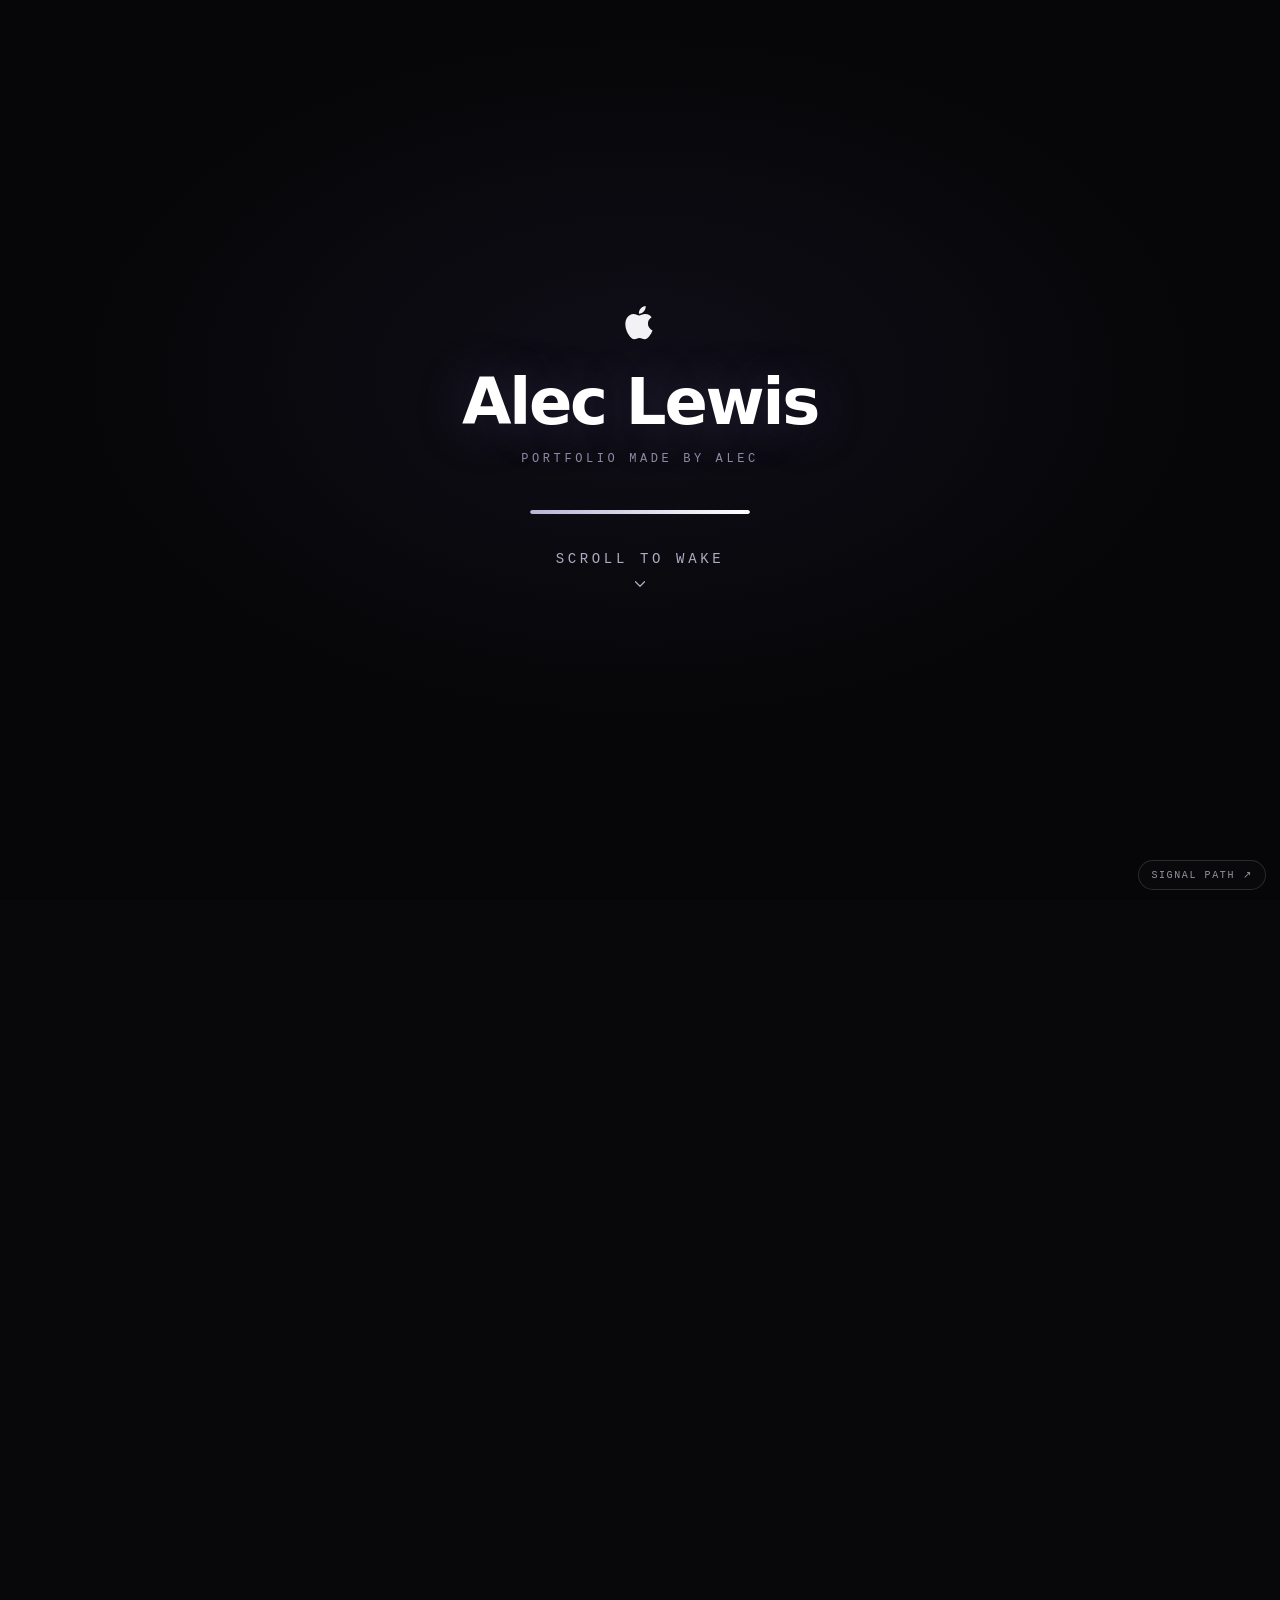
<file: index.html>
<!DOCTYPE html>
<html lang="en">
<head>
  <meta charset="UTF-8">
  <meta name="viewport" content="width=device-width, initial-scale=1.0, viewport-fit=cover">
  <title>Alec Lewis — audio software &amp; automation</title>
  <meta name="description" content="The desk of Alec Lewis — a usable desktop of everything he's built: an AI mixing plugin, a music generator, an automated channel, and the life outside it.">
  <meta name="theme-color" content="#08080B">
  <link rel="canonical" href="https://aleclewiss.github.io/">
  <meta property="og:title" content="Alec Lewis">
  <meta property="og:description" content="Everything I've built, on the machine I built it on. Look around.">
  <meta property="og:url" content="https://aleclewiss.github.io/">
  <meta property="og:type" content="website">
  <meta property="og:image" content="https://aleclewiss.github.io/assets/og.jpg">
  <meta property="og:image:width" content="1200">
  <meta property="og:image:height" content="630">
  <meta property="og:site_name" content="Alec Lewis">
  <meta name="twitter:card" content="summary_large_image">
  <meta name="twitter:image" content="https://aleclewiss.github.io/assets/og.jpg">
  <link rel="icon" href="assets/favicon-32.png">
  <link rel="icon" type="image/png" sizes="32x32" href="assets/favicon-32.png">
  <link rel="apple-touch-icon" href="assets/apple-touch-icon.png">

  <link rel="stylesheet" href="os/tokens.css?v=45">
  <link rel="stylesheet" href="os/wm.css?v=45">
  <link rel="stylesheet" href="os/mobile.css?v=45">

  <!-- P5: pull the two known-critical, every-visit assets onto the critical path. The
       wallpaper lives only inside CSS (--wall) so it's otherwise discovered late; the hero
       photo is built by JS. Desktop shows the 1280px JPEG, mobile the 720px WebP — preload
       the one each viewport actually uses so neither downloads a variant it won't show. -->
  <link rel="preload" as="image" href="assets/wallpaper.jpg">
  <link rel="preload" as="image" href="assets/personal/gf-and-me.jpg" media="(min-width: 861px)" fetchpriority="high">
  <link rel="preload" as="image" href="assets/personal/720/gf-and-me.webp" media="(max-width: 860px)" fetchpriority="high">
</head>
<body>
  <noscript>
    <div style="max-width:40rem;margin:12vh auto;padding:0 1.5rem;font-family:system-ui,sans-serif;color:#F2F0F5;background:#08080B">
      <h1 style="font-size:2.4rem;letter-spacing:-.03em">Alec Lewis</h1>
      <p style="color:#9A94A0;line-height:1.6">I build audio software and automation in State College, PA — an AI mixing plugin (Freak-Quencies),
      a music generator (Backline), and an automated video channel (Aminal House). This site is an
      interactive desktop; it needs JavaScript. Reach me at
      <a href="mailto:aleclewis@psu.edu" style="color:#ecc270">aleclewis@psu.edu</a> or on
      <a href="https://github.com/aleclewiss" style="color:#ecc270">GitHub</a>.</p>
    </div>
  </noscript>

  <!-- The window manager builds the desktop into this root. -->
  <a class="alt-view" href="signalpath.html" style="position:fixed;right:14px;bottom:10px;z-index:70;font-family:ui-monospace,Menlo,monospace;font-size:10px;letter-spacing:.16em;text-transform:uppercase;color:#9A94A0;text-decoration:none;padding:.5rem .8rem;border:1px solid rgba(255,255,255,.14);border-radius:999px;background:rgba(12,12,16,.6);-webkit-backdrop-filter:blur(8px);backdrop-filter:blur(8px)">Signal Path &#8599;</a>
  <div id="alecos" aria-label="Alec Lewis — interactive desktop"></div>

  <!-- Motion (motion.dev) — springs the scroll snap with real physics. Vendored locally
       (P4: was cdn.jsdelivr.net) so there's no cross-origin DNS/TLS or third-party dependency.
       Loaded as a module so it never blocks; wm.js feature-detects window.Motion and falls
       back to the browser's native smooth scroll if this fails to load. -->
  <script type="module">
    try { window.Motion = await import("./os/vendor/motion.js?v=45"); }
    catch (e) { /* offline / blocked → wm.js uses its built-in fallback */ }
  </script>
  <!-- anime.js — playful, on-brand motion touches (dock stagger-in on wake, macOS-style
       dock bounce on app change). Vendored locally; feature-detected; site works without it. -->
  <script type="module">
    try { window.anime = await import("./os/vendor/anime.js?v=45"); }
    catch (e) { /* offline / blocked → touches are simply skipped */ }
  </script>

  <!-- Window manager first (defines window.AlecOS), then the apps register themselves. -->
  <script src="os/wm.js?v=45" defer></script>
  <script src="os/app-freak.js?v=45" defer></script>
  <script src="os/app-backline.js?v=45" defer></script>
  <script src="os/app-media.js?v=45" defer></script>
  <script defer>
    // All deferred scripts run in order; boot once the last one (this) is reached.
    document.addEventListener("DOMContentLoaded", function () {
      if (window.AlecOS && typeof window.AlecOS.boot === "function") window.AlecOS.boot();
    });
  </script>

  <!-- P6: service worker for near-instant repeat visits. Registered after load so it never
       competes with the first paint. skipWaiting + clients.claim in sw.js make a version bump
       take effect on the next navigation; old caches are evicted on activate. -->
  <script>
    if ("serviceWorker" in navigator) {
      window.addEventListener("load", function () {
        navigator.serviceWorker.register("sw.js?v=45").catch(function () { /* SW optional — site works without it */ });
      });
    }
  </script>
</body>
</html>
</file>
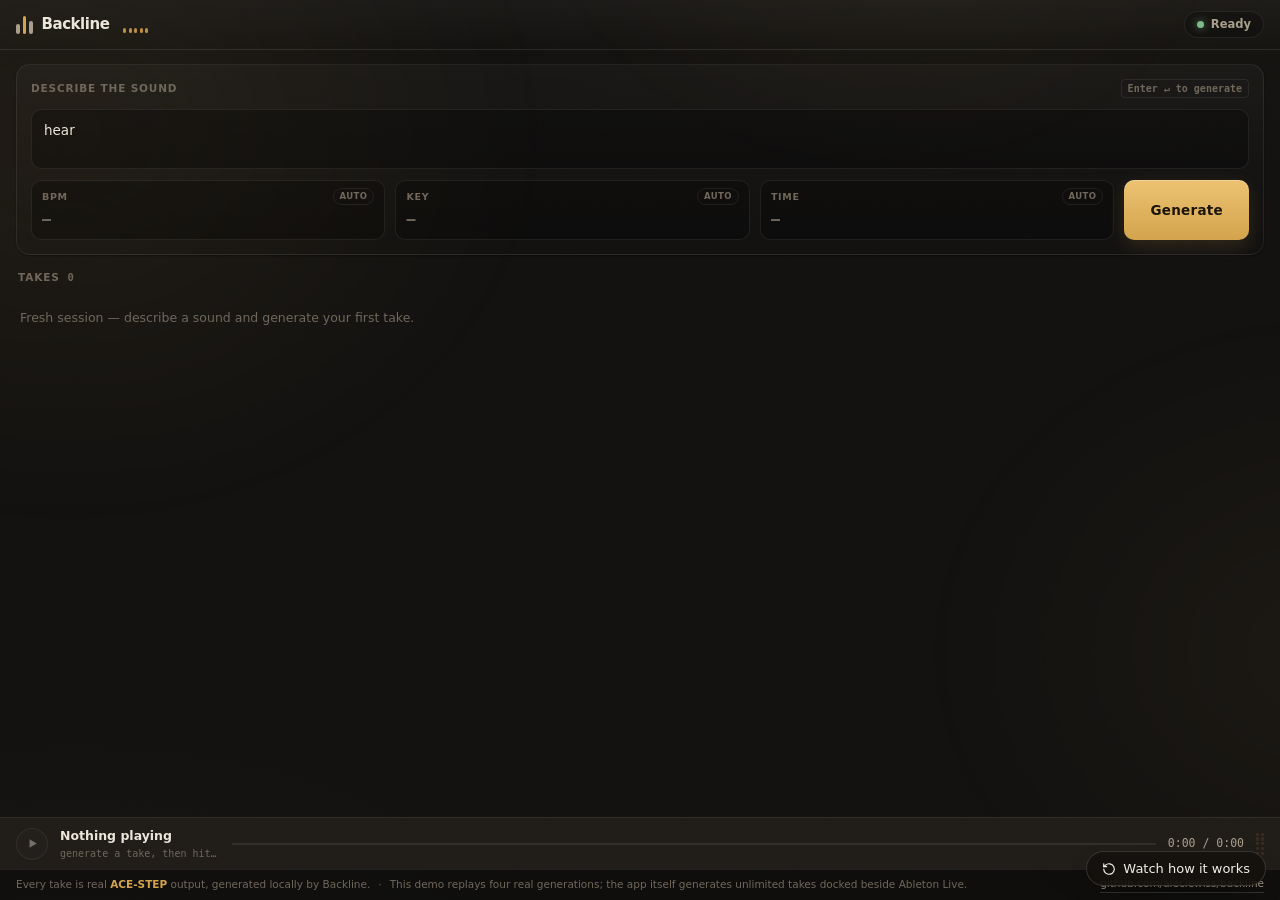
<file: backline-demo/index.html>
<!DOCTYPE html>
<html lang="en">
<head>
<meta charset="utf-8">
<meta name="viewport" content="width=device-width, initial-scale=1">
<title>Backline — interactive demo</title>
<style>
  :root {
    --bg: #121110;
    --bg-2: #1a1714;
    --surface: #201c18;
    --surface-2: #272320;
    --surface-3: #322d28;
    --border: rgba(255, 255, 255, 0.075);
    --border-lit: rgba(255, 255, 255, 0.16);
    --text: #ece6da;
    --muted: #a89d8c;
    --faint: #6f665a;
    --accent: #d3a24c;
    --accent-2: #ecc270;
    --accent-ink: #1a1408;
    --accent-dim: rgba(211, 162, 76, 0.14);
    --accent-line: rgba(211, 162, 76, 0.32);
    --success: #7bb98a;
    --error: #e08167;
    --radius: 14px;
    --radius-sm: 10px;
    --radius-xs: 7px;
    --font: -apple-system, 'Segoe UI Variable Text', 'Segoe UI', system-ui, sans-serif;
    --mono: 'Cascadia Mono', 'JetBrains Mono', ui-monospace, Consolas, monospace;
    --shadow-1: 0 1px 2px rgba(0, 0, 0, 0.4);
    --glow: 0 0 0 1px var(--accent-line), 0 6px 20px rgba(211, 162, 76, 0.10);
  }
  * { box-sizing: border-box; margin: 0; padding: 0; }
  html, body { height: 100%; }
  body {
    background: var(--bg);
    color: var(--text);
    font-family: var(--font);
    font-size: 13px;
    line-height: 1.5;
    overflow: hidden;
    -webkit-font-smoothing: antialiased;
  }
  button { font-family: inherit; color: inherit; font-size: inherit; cursor: pointer; }
  textarea { font-family: inherit; color: inherit; }

  .app {
    position: relative;
    height: 100%;
    min-height: 430px;
    display: flex;
    flex-direction: column;
    overflow: hidden;
    background:
      radial-gradient(1200px 520px at 82% -14%, rgba(211, 162, 76, 0.05), transparent 60%),
      radial-gradient(900px 480px at 6% 110%, rgba(211, 162, 76, 0.028), transparent 55%),
      var(--bg);
    isolation: isolate;
  }
  .app::before {
    content: '';
    position: absolute;
    inset: -30%;
    z-index: -2;
    background:
      radial-gradient(38% 44% at 22% 28%, rgba(211, 162, 76, 0.075), transparent 62%),
      radial-gradient(34% 40% at 84% 64%, rgba(211, 162, 76, 0.05), transparent 60%),
      radial-gradient(30% 36% at 62% 10%, rgba(236, 194, 112, 0.035), transparent 60%);
    filter: blur(16px);
    animation: aurora 26s ease-in-out infinite alternate;
    pointer-events: none;
  }
  @keyframes aurora {
    0%   { transform: translate3d(-3%, -2%, 0) scale(1.02) rotate(0deg); opacity: 0.85; }
    50%  { transform: translate3d(2%, 3%, 0)   scale(1.08) rotate(3deg); opacity: 1; }
    100% { transform: translate3d(4%, -3%, 0)  scale(1.04) rotate(-2deg); opacity: 0.8; }
  }
  .app::after {
    content: '';
    position: absolute;
    inset: 0;
    z-index: 60;
    pointer-events: none;
    opacity: 0.05;
    mix-blend-mode: overlay;
    background-image: url("data:image/svg+xml,%3Csvg xmlns='http://www.w3.org/2000/svg' width='140' height='140'%3E%3Cfilter id='n'%3E%3CfeTurbulence type='fractalNoise' baseFrequency='0.85' numOctaves='2' stitchTiles='stitch'/%3E%3C/filter%3E%3Crect width='100%25' height='100%25' filter='url(%23n)'/%3E%3C/svg%3E");
  }
  @media (prefers-reduced-motion: reduce) {
    .app::before, .eq span, .status-pill.busy::before, .shimmer::after { animation: none !important; }
  }

  /* ---------- Header ---------- */
  .header {
    display: flex;
    align-items: center;
    gap: 12px;
    padding: 11px 16px;
    border-bottom: 1px solid var(--border);
    flex-shrink: 0;
    background: linear-gradient(180deg, rgba(255,255,255,0.03), rgba(255,255,255,0));
  }
  .logo { display: flex; align-items: center; gap: 9px; }
  .brand-mark { display: flex; align-items: flex-end; gap: 3px; height: 18px; }
  .brand-mark i { width: 3.5px; border-radius: 2px; background: var(--muted); display: block; }
  .brand-mark i:nth-child(1) { height: 10px; }
  .brand-mark i:nth-child(2) { height: 18px; background: var(--accent); }
  .brand-mark i:nth-child(3) { height: 13px; }
  .word { font-weight: 800; font-size: 15px; letter-spacing: -0.03em; }

  .eq { display: flex; align-items: flex-end; gap: 2.5px; height: 16px; margin-left: 2px; }
  .eq span { width: 3px; border-radius: 2px; background: var(--accent); height: 30%; opacity: 0.85; }
  .eq.live span { animation: eqbar 0.9s ease-in-out infinite; }
  .eq.live span:nth-child(2) { animation-delay: 0.15s; animation-duration: 1.1s; }
  .eq.live span:nth-child(3) { animation-delay: 0.3s; animation-duration: 0.75s; }
  .eq.live span:nth-child(4) { animation-delay: 0.45s; animation-duration: 1s; }
  .eq.live span:nth-child(5) { animation-delay: 0.6s; animation-duration: 0.85s; }
  @keyframes eqbar { 0%, 100% { height: 22%; } 50% { height: 100%; } }

  .spacer { flex: 1; }

  .status-pill {
    display: inline-flex;
    align-items: center;
    gap: 7px;
    border-radius: 999px;
    border: 1px solid var(--border);
    background: rgba(0,0,0,0.25);
    padding: 4px 12px;
    font-size: 11.5px;
    font-weight: 600;
    color: var(--muted);
    white-space: nowrap;
    transition: color 0.15s, border-color 0.15s;
  }
  .status-pill::before {
    content: '';
    width: 7px; height: 7px;
    border-radius: 50%;
    background: var(--faint);
    flex-shrink: 0;
  }
  .status-pill.ok::before { background: var(--success); box-shadow: 0 0 8px rgba(123,185,138,0.7); }
  .status-pill.busy { color: var(--accent); border-color: var(--accent-line); }
  .status-pill.busy::before { background: var(--accent); animation: pulse 1.4s ease-in-out infinite; box-shadow: 0 0 8px var(--accent); }
  @keyframes pulse { 0%, 100% { opacity: 1; } 50% { opacity: 0.35; } }

  /* ---------- Stage ---------- */
  .stage {
    flex: 1;
    min-height: 0;
    overflow-y: auto;
    padding: 14px 16px 10px;
    display: flex;
    flex-direction: column;
    gap: 13px;
  }

  .composer {
    background: linear-gradient(180deg, rgba(255,255,255,0.028), rgba(255,255,255,0));
    border: 1px solid var(--border);
    border-radius: var(--radius);
    padding: 14px;
    display: flex;
    flex-direction: column;
    gap: 11px;
    box-shadow: var(--shadow-1);
    flex-shrink: 0;
  }
  .editor-head {
    display: flex;
    align-items: center;
    gap: 8px;
    font-size: 10.5px;
    font-weight: 700;
    letter-spacing: 0.08em;
    text-transform: uppercase;
    color: var(--faint);
  }
  .editor-head .grow { flex: 1; }
  .editor-head .kbd {
    font-family: var(--mono);
    font-size: 10px;
    text-transform: none;
    letter-spacing: 0;
    color: var(--faint);
    border: 1px solid var(--border);
    border-radius: 4px;
    padding: 1px 6px;
  }
  .field-box {
    background: rgba(0,0,0,0.28);
    border: 1px solid var(--border);
    border-radius: var(--radius-sm);
    transition: border-color 0.15s, box-shadow 0.15s;
  }
  .field-box:focus-within { border-color: var(--accent-line); box-shadow: 0 0 0 3px var(--accent-dim); }
  .field-box textarea {
    width: 100%;
    background: none;
    border: none;
    padding: 10px 12px;
    font-size: 13.5px;
    line-height: 1.55;
    resize: none;
    outline: none;
    height: 58px;
    display: block;
  }
  .field-box textarea::placeholder { color: var(--faint); }

  .tagbar { display: flex; flex-wrap: wrap; gap: 6px; align-items: center; }
  .tagbar .try-label { font-size: 10px; font-weight: 700; letter-spacing: 0.07em; text-transform: uppercase; color: var(--faint); margin-right: 2px; }
  .tagbar button {
    background: rgba(0,0,0,0.2);
    border: 1px solid var(--border);
    border-radius: 999px;
    color: var(--muted);
    font-size: 11px;
    font-family: var(--mono);
    padding: 3px 10px;
    transition: all 0.15s;
  }
  .tagbar button:hover { color: var(--accent); border-color: var(--accent-line); }

  .composer-bottom { display: flex; gap: 10px; align-items: stretch; flex-wrap: wrap; }
  .params { display: flex; gap: 10px; flex: 1; min-width: 220px; }
  .param {
    flex: 1;
    background: rgba(0,0,0,0.24);
    border: 1px solid var(--border);
    border-radius: var(--radius-sm);
    padding: 7px 10px 8px;
    display: flex;
    flex-direction: column;
    gap: 3px;
    min-width: 64px;
  }
  .param-top { display: flex; align-items: center; justify-content: space-between; gap: 6px; }
  .param-label { font-size: 9.5px; font-weight: 700; letter-spacing: 0.07em; text-transform: uppercase; color: var(--faint); }
  .auto-chip {
    font-size: 8.5px;
    font-weight: 700;
    letter-spacing: 0.05em;
    color: var(--faint);
    border: 1px solid var(--border);
    border-radius: 999px;
    padding: 1px 6px;
    transition: all 0.3s;
  }
  .param.resolved .auto-chip { color: var(--accent); border-color: var(--accent-line); background: var(--accent-dim); }
  .param-value {
    font-family: var(--mono);
    font-size: 15px;
    font-weight: 600;
    color: var(--faint);
    font-variant-numeric: tabular-nums;
    transition: color 0.3s;
  }
  .param.resolved .param-value { color: var(--text); }

  .generate-btn {
    position: relative;
    background: linear-gradient(180deg, var(--accent-2), var(--accent));
    color: var(--accent-ink);
    border: none;
    border-radius: var(--radius-sm);
    padding: 0 26px;
    min-height: 46px;
    font-size: 13.5px;
    font-weight: 800;
    letter-spacing: 0.02em;
    box-shadow: 0 6px 18px rgba(211, 162, 76, 0.16), inset 0 1px 0 rgba(255,255,255,0.25);
    transition: transform 0.12s, box-shadow 0.15s, filter 0.15s;
    white-space: nowrap;
  }
  .generate-btn:hover:not(:disabled) { filter: brightness(1.05); box-shadow: 0 10px 26px rgba(211, 162, 76, 0.26); }
  .generate-btn:active:not(:disabled), .generate-btn.pressed { transform: translateY(1px); }
  .generate-btn:disabled { background: var(--surface-3); color: var(--faint); box-shadow: none; cursor: not-allowed; }
  .generate-btn:focus-visible, button:focus-visible, textarea:focus-visible { outline: 2px solid var(--accent-line); outline-offset: 2px; }

  /* ---------- Takes list ---------- */
  .results { display: flex; flex-direction: column; gap: 5px; }
  .section-head {
    display: flex;
    align-items: center;
    gap: 8px;
    font-size: 10.5px;
    font-weight: 700;
    letter-spacing: 0.08em;
    text-transform: uppercase;
    color: var(--faint);
    padding: 2px 2px 4px;
  }
  .section-head .count { font-family: var(--mono); font-weight: 600; }
  .empty-note { color: var(--faint); font-size: 12.5px; padding: 10px 4px 16px; }

  .track {
    display: grid;
    grid-template-columns: 34px 40px 1fr auto;
    align-items: center;
    gap: 11px;
    padding: 6px 9px;
    border-radius: var(--radius-sm);
    transition: background 0.12s;
    animation: trackin 0.35s ease;
  }
  @keyframes trackin { from { opacity: 0; transform: translateY(5px); } to { opacity: 1; transform: none; } }
  .track:hover { background: var(--surface-2); }
  .track.playing { background: var(--accent-dim); }

  .t-play {
    width: 34px; height: 34px;
    border-radius: 50%;
    border: 1px solid var(--border-lit);
    background: var(--surface-2);
    color: var(--muted);
    font-size: 10px;
    display: flex; align-items: center; justify-content: center;
    transition: all 0.15s;
    flex-shrink: 0;
  }
  .t-play:hover { border-color: var(--accent-line); color: var(--accent); }
  .track.playing .t-play { background: var(--accent); color: var(--accent-ink); border-color: var(--accent); box-shadow: 0 0 14px rgba(211,162,76,0.5); }

  .t-art { width: 40px; height: 40px; border-radius: 5px; overflow: hidden; border: 1px solid var(--border); flex-shrink: 0; }
  .t-art canvas { width: 100%; height: 100%; display: block; }

  .t-main { min-width: 0; display: flex; flex-direction: column; gap: 1px; }
  .t-name-line { display: flex; align-items: center; gap: 6px; min-width: 0; }
  .t-name { font-size: 13px; font-weight: 600; overflow: hidden; text-overflow: ellipsis; white-space: nowrap; min-width: 0; }
  .track.playing .t-name { color: var(--accent); }
  .real-badge {
    flex-shrink: 0;
    font-family: var(--mono);
    font-size: 8.5px;
    font-weight: 700;
    letter-spacing: 0.06em;
    color: var(--accent);
    background: var(--accent-dim);
    border: 1px solid var(--accent-line);
    border-radius: 999px;
    padding: 1px 7px;
  }
  .t-sub { font-family: var(--mono); font-size: 10.5px; color: var(--faint); white-space: nowrap; overflow: hidden; text-overflow: ellipsis; }
  .t-dur { font-family: var(--mono); font-size: 11.5px; color: var(--muted); font-variant-numeric: tabular-nums; }

  /* job row */
  .track-job { grid-template-columns: 34px 40px 1fr auto; cursor: default; }
  .t-spin {
    width: 14px; height: 14px;
    border: 2px solid var(--surface-3);
    border-top-color: var(--accent);
    border-radius: 50%;
    animation: spin 0.8s linear infinite;
    margin: 0 auto;
  }
  @keyframes spin { to { transform: rotate(360deg); } }
  .shimmer { position: relative; background: var(--surface-2); }
  .shimmer::after {
    content: '';
    position: absolute; inset: 0;
    background: linear-gradient(100deg, transparent 30%, rgba(211,162,76,0.16) 50%, transparent 70%);
    animation: shimmer 1.6s ease-in-out infinite;
  }
  @keyframes shimmer { from { transform: translateX(-100%); } to { transform: translateX(100%); } }
  .progress-track { height: 4px; background: var(--surface-3); border-radius: 2px; overflow: hidden; margin-top: 4px; }
  .progress-fill { height: 100%; width: 0; background: linear-gradient(90deg, var(--accent), var(--accent-2)); border-radius: 2px; transition: width 0.25s; }
  .job-step { font-family: var(--mono); font-size: 10.5px; color: var(--muted); }

  /* ---------- Player bar ---------- */
  .player-bar {
    flex-shrink: 0;
    display: flex;
    align-items: center;
    gap: 12px;
    height: 52px;
    padding: 0 16px;
    background: var(--surface);
    border-top: 1px solid var(--border);
    z-index: 5;
  }
  .pb-play {
    width: 32px; height: 32px;
    border-radius: 50%;
    border: 1px solid var(--border-lit);
    background: var(--surface-2);
    color: var(--text);
    font-size: 10px;
    display: flex; align-items: center; justify-content: center;
    flex-shrink: 0;
    transition: all 0.15s;
  }
  .pb-play:hover:not(:disabled) { border-color: var(--accent-line); color: var(--accent); }
  .pb-play.on { background: var(--accent); color: var(--accent-ink); border-color: var(--accent); }
  .pb-play:disabled { opacity: 0.4; cursor: default; }
  .pb-titles { display: flex; flex-direction: column; gap: 0; min-width: 105px; max-width: 160px; flex-shrink: 0; }
  .pb-name { font-size: 12.5px; font-weight: 600; white-space: nowrap; overflow: hidden; text-overflow: ellipsis; }
  .pb-meta { font-family: var(--mono); font-size: 10px; color: var(--faint); white-space: nowrap; overflow: hidden; text-overflow: ellipsis; }
  .pb-scrub { flex: 1; min-width: 0; height: 32px; cursor: pointer; }
  .pb-scrub canvas { width: 100%; height: 100%; display: block; }
  .pb-time { font-family: var(--mono); font-variant-numeric: tabular-nums; font-size: 11.5px; color: var(--muted); white-space: nowrap; flex-shrink: 0; }
  .pb-meter { display: flex; gap: 2px; height: 22px; align-items: flex-end; flex-shrink: 0; }
  .pb-ch { display: flex; flex-direction: column-reverse; gap: 1.5px; height: 100%; }
  .pb-ch .seg { width: 3px; flex: 1; border-radius: 1px; background: var(--accent); opacity: 0.12; transition: opacity 0.06s linear; }

  /* ---------- Demo footnote ---------- */
  .demo-foot {
    flex-shrink: 0;
    display: flex;
    align-items: center;
    gap: 8px;
    padding: 6px 16px 7px;
    border-top: 1px solid var(--border);
    background: rgba(0,0,0,0.25);
    font-size: 10.5px;
    color: var(--faint);
  }
  .demo-foot a { color: var(--muted); text-decoration: none; border-bottom: 1px solid var(--border-lit); }
  .demo-foot a:hover { color: var(--accent); border-color: var(--accent-line); }
  .demo-foot .dot-sep { color: var(--faint); }

  /* ---- Phone (portrait / narrow): make it feel built for the phone ----
     Stack the composer, give every control a 44px+ touch target, and raise
     all micro-labels to >=11px so nothing is hard to read. Gated on width so
     the desktop layout is untouched. */
  @media (max-width: 600px) {
    /* composer: params over a full-width Generate button */
    .composer-bottom { flex-direction: column; align-items: stretch; }
    .params { min-width: 0; width: 100%; }
    .generate-btn { width: 100%; min-height: 48px; font-size: 14px; }
    .editor-head .kbd { display: none; }           /* no physical Enter on a phone */
    .field-box textarea { height: 66px; font-size: 15px; }

    /* legible labels — no sub-11px text on mobile */
    .editor-head, .section-head { font-size: 11px; }
    .param-label { font-size: 11px; }
    .param-value { font-size: 16px; }
    .auto-chip { font-size: 11px; padding: 1px 7px; }
    .t-name { font-size: 14px; }
    .t-sub { font-size: 11px; }
    .t-dur { font-size: 12px; }
    .real-badge { font-size: 11px; }
    .empty-note { font-size: 13px; }
    .job-step { font-size: 11px; }
    .pb-name { font-size: 13px; }
    .pb-meta { font-size: 11px; }
    .pb-time { font-size: 12px; }

    /* finger-sized transport / take controls (>=44px) */
    .track, .track-job { grid-template-columns: 44px 40px 1fr auto; gap: 10px; }
    .t-play { width: 44px; height: 44px; font-size: 12px; }
    .player-bar { height: 60px; gap: 10px; }
    .pb-play { width: 44px; height: 44px; font-size: 12px; }
    .pb-titles { min-width: 78px; max-width: 130px; }
    .pb-scrub { height: 40px; }
    .pb-meter { display: none; }

    /* footer: one tight line — drop the long secondary sentence */
    .demo-foot { flex-direction: column; align-items: flex-start; gap: 3px;
      line-height: 1.4; font-size: 11px; padding: 7px 16px 8px; }
    .demo-foot .dot-sep, .demo-foot .spacer, .demo-foot .foot-long { display: none; }
  }

  /* ===== Auto-play guided tour ===== */
  .tour-layer{position:fixed;inset:0;z-index:1000;pointer-events:none;opacity:0;transition:opacity .4s ease;}
  .tour-layer.on{opacity:1;}
  .tour-scrim{position:absolute;inset:0;background:rgba(8,7,5,.34);opacity:0;transition:opacity .4s;}
  .tour-layer.on .tour-scrim{opacity:1;}
  .tour-cursor{position:absolute;left:0;top:0;width:26px;height:26px;z-index:3;
    transition:transform .7s cubic-bezier(.5,0,.2,1);will-change:transform;filter:drop-shadow(0 3px 6px rgba(0,0,0,.6));}
  .tour-cursor svg{width:100%;height:100%;display:block;}
  .tour-cursor.tap{animation:tour-tap .32s ease;}
  @keyframes tour-tap{40%{transform:scale(.8)}}
  .tour-ring{position:absolute;z-index:2;border:2px solid #d3a24c;border-radius:12px;
    box-shadow:0 0 0 4px rgba(211,162,76,.18),0 0 22px rgba(211,162,76,.4);opacity:0;
    transition:opacity .3s,left .6s cubic-bezier(.5,0,.2,1),top .6s,width .6s,height .6s;pointer-events:none;}
  .tour-ring.on{opacity:1;}
  .tour-ring.pulse{animation:tour-pulse 1.1s ease-in-out infinite;}
  @keyframes tour-pulse{50%{box-shadow:0 0 0 8px rgba(211,162,76,.08),0 0 30px rgba(211,162,76,.5)}}
  .tour-cap{position:absolute;left:50%;bottom:22px;transform:translateX(-50%) translateY(8px);z-index:4;
    max-width:min(86%,440px);padding:12px 18px;border-radius:14px;text-align:center;
    background:rgba(20,17,13,.9);-webkit-backdrop-filter:blur(14px);backdrop-filter:blur(14px);
    border:1px solid rgba(255,255,255,.1);box-shadow:0 16px 40px -16px #000;
    color:#f2efe8;font-size:14px;line-height:1.45;opacity:0;transition:opacity .35s,transform .35s;}
  .tour-cap.on{opacity:1;transform:translateX(-50%) translateY(0);}
  .tour-cap b{color:#e6bd6f;font-weight:600;}
  .tour-skip{position:absolute;top:12px;right:14px;z-index:5;pointer-events:auto;cursor:pointer;
    font:600 12px/1 ui-monospace,Menlo,monospace;letter-spacing:.08em;color:#cabfa8;
    background:rgba(20,17,13,.8);border:1px solid rgba(255,255,255,.12);border-radius:999px;padding:8px 14px;}
  .tour-skip:hover{color:#fff;}
  .tour-replay{position:fixed;right:14px;bottom:14px;z-index:900;pointer-events:auto;cursor:pointer;
    display:inline-flex;align-items:center;gap:7px;font:600 12px/1 inherit;color:#f2efe8;
    background:rgba(20,17,13,.82);-webkit-backdrop-filter:blur(12px);backdrop-filter:blur(12px);
    border:1px solid rgba(255,255,255,.14);border-radius:999px;padding:9px 15px;
    box-shadow:0 10px 26px -12px #000;opacity:0;transform:translateY(8px);transition:opacity .4s,transform .4s;}
  .tour-replay.show{opacity:1;transform:none;}
  .tour-replay svg{width:14px;height:14px;}
  @media (prefers-reduced-motion:reduce){.tour-cursor,.tour-ring{transition:none}}
</style>
</head>
<body>
<div class="app" id="app">

  <div class="header">
    <span class="logo">
      <span class="brand-mark" aria-hidden="true"><i></i><i></i><i></i></span>
      <span class="word">Backline</span>
    </span>
    <span class="eq" id="eq" aria-hidden="true"><span></span><span></span><span></span><span></span><span></span></span>
    <span class="spacer"></span>
    <span class="status-pill ok" id="statusPill">Ready</span>
  </div>

  <div class="stage">
    <div class="composer">
      <div class="editor-head">
        <span>Describe the sound</span>
        <span class="grow"></span>
        <span class="kbd">Enter ↵ to generate</span>
      </div>
      <div class="field-box">
        <textarea id="prompt" spellcheck="false" placeholder="dusty boom bap, warm Rhodes chords, vinyl crackle…" aria-label="Describe the sound"></textarea>
      </div>
      <div class="composer-bottom">
        <div class="params">
          <div class="param" id="paramBpm">
            <div class="param-top"><span class="param-label">BPM</span><span class="auto-chip">AUTO</span></div>
            <div class="param-value" data-v>—</div>
          </div>
          <div class="param" id="paramKey">
            <div class="param-top"><span class="param-label">Key</span><span class="auto-chip">AUTO</span></div>
            <div class="param-value" data-v>—</div>
          </div>
          <div class="param" id="paramSig">
            <div class="param-top"><span class="param-label">Time</span><span class="auto-chip">AUTO</span></div>
            <div class="param-value" data-v>—</div>
          </div>
        </div>
        <button class="generate-btn" id="generateBtn">Generate</button>
      </div>
    </div>

    <div class="results">
      <div class="section-head"><span>Takes</span><span class="count" id="takeCount">0</span></div>
      <div id="trackList"></div>
      <div class="empty-note" id="emptyNote">Fresh session — describe a sound and generate your first take.</div>
    </div>
  </div>

  <div class="player-bar">
    <button class="pb-play" id="pbPlay" disabled aria-label="Play or pause"></button>
    <div class="pb-titles">
      <div class="pb-name" id="pbName">Nothing playing</div>
      <div class="pb-meta" id="pbMeta">generate a take, then hit play</div>
    </div>
    <div class="pb-scrub" id="pbScrub"><canvas id="waveCanvas"></canvas></div>
    <div class="pb-time" id="pbTime">0:00 / 0:00</div>
    <div class="pb-meter" aria-hidden="true">
      <div class="pb-ch" id="meterL"><div class="seg"></div><div class="seg"></div><div class="seg"></div><div class="seg"></div><div class="seg"></div></div>
      <div class="pb-ch" id="meterR"><div class="seg"></div><div class="seg"></div><div class="seg"></div><div class="seg"></div><div class="seg"></div></div>
    </div>
  </div>

  <div class="demo-foot">
    <span>Every take is real <b style="color:var(--accent)">ACE-STEP</b> output, generated locally by Backline.</span>
    <span class="dot-sep">·</span>
    <span class="foot-long">This demo replays four real generations; the app itself generates unlimited takes docked beside Ableton Live.</span>
    <span class="spacer"></span>
    <a href="https://github.com/aleclewiss/backline" target="_blank" rel="noopener">github.com/aleclewiss/backline</a>
  </div>
</div>

<!-- REAL_TAKES_DATA -->
<script id="bl-real-data">window.__BL_REAL__=[{id:'acoustic',label:'acoustic guitar',prompt:'heartfelt acoustic guitar, warm fingerpicking, intimate',bpm:88,mkey:'G maj',url:'audio/acoustic.mp3'},{id:'tropical',label:'tropical house',prompt:'tropical house synth, sunny plucks, beach club groove',bpm:93,mkey:'D maj',url:'audio/tropical.mp3'},{id:'jangly',label:'indie guitar',prompt:'jangly indie guitar, bright chiming strums, driving',bpm:135,mkey:'E maj',url:'audio/jangly.mp3'},{id:'poplead',label:'pop lead synth',prompt:'modern pop lead synth, glossy hook, radio sheen',bpm:92,mkey:'A maj',url:'audio/poplead.mp3'}];</script>
<script>
(() => {
  'use strict';

  const $ = (id) => document.getElementById(id);
  const promptEl = $('prompt'), generateBtn = $('generateBtn'), statusPill = $('statusPill');
  const eq = $('eq'), trackList = $('trackList'), emptyNote = $('emptyNote'), takeCount = $('takeCount');
  const pbPlay = $('pbPlay'), pbName = $('pbName'), pbMeta = $('pbMeta'), pbTime = $('pbTime');
  const waveCanvas = $('waveCanvas'), pbScrub = $('pbScrub');
  const paramEls = { bpm: $('paramBpm'), key: $('paramKey'), sig: $('paramSig') };
  const reducedMotion = matchMedia('(prefers-reduced-motion: reduce)').matches;

  /* ---------- seeded rng ---------- */
  function hash(str) {
    let h = 2166136261;
    for (let i = 0; i < str.length; i++) { h ^= str.charCodeAt(i); h = Math.imul(h, 16777619); }
    return h >>> 0;
  }
  function rng(seed) {
    let s = seed || 1;
    return () => { s = Math.imul(s ^ (s >>> 15), s | 1); s ^= s + Math.imul(s ^ (s >>> 7), s | 61); return ((s ^ (s >>> 14)) >>> 0) / 4294967296; };
  }

  /* ---------- styles & track model ---------- */
  const KEYS = ['A min', 'C maj', 'D min', 'F maj', 'G min', 'E min'];
  const STYLES = {
    lofi:      { label: 'lo-fi loop',  bpm: [78, 94] },
    rock:      { label: 'indie rock',  bpm: [118, 136], sections: true },
    rap:       { label: 'hip hop',     bpm: [86, 96] },
    synthwave: { label: 'synthwave',   bpm: [102, 118] },
    house:     { label: 'deep house',  bpm: [120, 126] },
    funk:      { label: 'funk',        bpm: [100, 112] },
    reggae:    { label: 'reggae',      bpm: [72, 84] },
    ambient:   { label: 'ambient',     bpm: [64, 76] },
    trap:      { label: 'trap',        bpm: [68, 76] },
    song:      { label: 'full song',   bpm: [98, 112], sections: true },
  };
  function detectStyle(p) {
    p = p.toLowerCase();
    if (/rock|guitar|punk|grunge|garage|riff/.test(p)) return 'rock';
    if (/rap|hip.?hop|freestyle|boom|west coast|east coast/.test(p)) return 'rap';
    if (/synthwave|retro|80s|neon|outrun|analog saw/.test(p)) return 'synthwave';
    if (/house|club|techno|dance|edm|four.on.the.floor/.test(p)) return 'house';
    if (/funk|disco|slap|syncopat/.test(p)) return 'funk';
    if (/reggae|dub|ska|island|skank/.test(p)) return 'reggae';
    if (/ambient|drone|cinemat|atmospher|glassy|weightless|texture/.test(p)) return 'ambient';
    if (/trap|808|drill/.test(p)) return 'trap';
    if (/song|vocal|verse|chorus|pop|ballad|indie|anthem|singer/.test(p)) return 'song';
    return 'lofi';
  }
  const SONG_SECTIONS = [['INTRO', 2], ['VERSE', 6], ['CHORUS', 6], ['VERSE', 6], ['CHORUS', 8], ['OUTRO', 2]];
  const SECTION_LEVEL = { INTRO: 0.4, VERSE: 0.62, CHORUS: 0.95, OUTRO: 0.3 };

  const tracks = [];
  let playing = null;      // track currently playing
  let takeNo = 0;

  function trackFromPrompt(prompt) {
    const seed = hash(prompt + ':' + (++takeNo));
    const r = rng(seed);
    const styleKey = detectStyle(prompt);
    const style = STYLES[styleKey];
    const bpm = style.bpm[0] + Math.floor(r() * (style.bpm[1] - style.bpm[0] + 1));
    const key = KEYS[Math.floor(r() * KEYS.length)];
    const spb = 60 / bpm;
    let sections = null, totalBars = 4, dur;
    if (style.sections) {
      sections = SONG_SECTIONS;
      totalBars = sections.reduce((a, s) => a + s[1], 0);
      dur = totalBars * 4 * spb;                       // playhead stays aligned with the sections
    } else {
      dur = 24 + Math.floor(r() * 14);                 // cosmetic loop length, s
    }
    const barSections = [];
    if (sections) sections.forEach(([name, n]) => { for (let i = 0; i < n; i++) barSections.push(name); });
    // waveform: 140 bars; songs follow the arrangement, loops a loose envelope
    const bars = [];
    for (let i = 0; i < 140; i++) {
      const t = i / 140;
      let env;
      if (sections) {
        const sec = barSections[Math.min(totalBars - 1, Math.floor(t * totalBars))];
        env = SECTION_LEVEL[sec] * (0.82 + 0.18 * Math.sin(t * 40));
      } else if (styleKey === 'ambient') {
        env = 0.3 + 0.25 * Math.sin(Math.PI * t) + 0.08 * Math.sin(t * 13);
      } else {
        env = 0.35 + 0.65 * Math.sin(Math.PI * Math.min(1, t * 1.15)) * (0.7 + 0.3 * Math.sin(t * 19));
      }
      bars.push(Math.max(0.06, Math.min(1, env * (0.6 + r() * 0.45))));
    }
    return { id: seed, name: 'Take ' + takeNo, prompt, seed, styleKey, styleLabel: style.label, bpm, key, sig: '4/4', dur, bars, sections, barSections, totalBars };
  }

  /* ---------- real engine takes (ACE-Step output embedded as MP3) ---------- */
  const REAL_DEFS = window.__BL_REAL__ || [];

  function trackFromReal(def) {
    const seed = hash(def.id + ':' + (++takeNo));
    const r = rng(seed);
    const bars = [];   // placeholder until the MP3 decodes; then replaced with the true waveform
    for (let i = 0; i < 140; i++) bars.push(Math.max(0.08, (0.3 + 0.4 * Math.abs(Math.sin(i * 0.23))) * (0.6 + r() * 0.4)));
    return { id: seed, name: 'Take ' + takeNo, prompt: def.prompt, seed, styleKey: null, styleLabel: def.label,
             bpm: def.bpm, key: def.mkey, sig: '4/4', dur: 26, bars, sections: null, barSections: [], totalBars: 4,
             real: true, url: def.url, buffer: null };
  }

  function decodeBuf(ctx, ab) {   // promise + legacy-callback decodeAudioData
    return new Promise((res, rej) => {
      const p = ctx.decodeAudioData(ab, res, rej);
      if (p && p.then) p.then(res, rej);
    });
  }
  function wavebars(buf) {        // 140-bin peak waveform from the decoded audio
    const n = 140, out = [], ch0 = buf.getChannelData(0);
    const ch1 = buf.numberOfChannels > 1 ? buf.getChannelData(1) : ch0;
    const step = Math.floor(ch0.length / n);
    let peak = 0;
    for (let i = 0; i < n; i++) {
      let m = 0;
      for (let j = i * step; j < (i + 1) * step; j += 32) {
        const v = Math.abs(ch0[j]) + Math.abs(ch1[j]);
        if (v > m) m = v;
      }
      out.push(m); if (m > peak) peak = m;
    }
    return out.map((v) => Math.max(0.05, v / (peak || 1) * 0.95));
  }
  async function decodeReal(track, ctx) {
    if (track.buffer || !track.url) return;
    // fetch the MP3 on demand (only when this take is used) instead of parsing a huge
    // inline base64 blob on page load — the demo shell now loads near-instantly.
    const ab = await fetch(track.url).then((r) => r.arrayBuffer());
    track.buffer = await decodeBuf(ctx, ab);
    track.url = null;
    track.dur = track.buffer.duration;
    track.bars = wavebars(track.buffer);
    const durEl = trackList.querySelector('.track[data-id="' + track.id + '"] .t-dur');
    if (durEl) durEl.textContent = fmt(track.dur);
    if (!playing && lastShown === track) {
      drawWave(track, 0);
      pbTime.textContent = '0:00 / ' + fmt(track.dur);
    }
  }
  let offCtx = null;
  function queueDecode(track) {   // decode eagerly so waveform + duration are real before play
    try {
      const OAC = window.OfflineAudioContext || window.webkitOfflineAudioContext;
      if (!offCtx) offCtx = new OAC(2, 2, 44100);
      decodeReal(track, offCtx).catch(() => {});   // falls back to decoding at first play
    } catch (e) {}
  }

  /* ---------- procedural cover art ---------- */
  function drawArt(canvas, seed) {
    const r = rng(seed);
    const s = 80;
    canvas.width = s; canvas.height = s;
    const ctx = canvas.getContext('2d');
    const hue = 30 + r() * 22, base = 8 + r() * 6;
    ctx.fillStyle = `hsl(${hue}, 22%, ${base}%)`;
    ctx.fillRect(0, 0, s, s);
    for (let i = 0; i < 4; i++) {
      const g = ctx.createRadialGradient(r() * s, r() * s, 2, r() * s, r() * s, 18 + r() * 45);
      g.addColorStop(0, `hsla(${hue + r() * 14 - 7}, ${45 + r() * 30}%, ${38 + r() * 28}%, ${0.25 + r() * 0.4})`);
      g.addColorStop(1, 'transparent');
      ctx.fillStyle = g;
      ctx.fillRect(0, 0, s, s);
    }
    // groove arcs
    ctx.strokeStyle = 'rgba(236,194,112,0.25)';
    const cx = r() * s, cy = r() * s;
    for (let i = 0; i < 5; i++) {
      ctx.beginPath();
      ctx.arc(cx, cy, 8 + i * (5 + r() * 5), r() * 6.3, r() * 6.3 + 2 + r() * 3);
      ctx.lineWidth = 0.8 + r() * 1.2;
      ctx.stroke();
    }
  }

  /* ---------- waveform in player bar ---------- */
  function drawWave(track, progress) {
    const dpr = window.devicePixelRatio || 1;
    const w = pbScrub.clientWidth, h = pbScrub.clientHeight;
    if (!w) return;
    waveCanvas.width = w * dpr; waveCanvas.height = h * dpr;
    const ctx = waveCanvas.getContext('2d');
    ctx.scale(dpr, dpr);
    ctx.clearRect(0, 0, w, h);
    if (!track) { // idle: thin rest line
      ctx.fillStyle = 'rgba(255,255,255,0.08)';
      ctx.fillRect(0, h / 2 - 1, w, 2);
      return;
    }
    const n = track.bars.length, bw = w / n;
    for (let i = 0; i < n; i++) {
      const v = track.bars[i], bh = Math.max(2, v * (h - 6));
      ctx.fillStyle = (i / n) <= progress ? '#d3a24c' : 'rgba(168,157,140,0.35)';
      ctx.fillRect(i * bw + bw * 0.18, (h - bh) / 2, bw * 0.64, bh);
    }
    if (track.sections) {   // full song: arrangement markers
      ctx.font = '600 7px "Cascadia Mono", Consolas, monospace';
      let acc = 0;
      for (const [name, count] of track.sections) {
        const x = (acc / track.totalBars) * w;
        if (acc > 0) { ctx.fillStyle = 'rgba(236,230,218,0.22)'; ctx.fillRect(x, 1, 1, h - 2); }
        if ((count / track.totalBars) * w > 34) { ctx.fillStyle = 'rgba(236,230,218,0.45)'; ctx.fillText(name, x + 3, 7); }
        acc += count;
      }
    }
    if (progress > 0 && progress < 1) {
      ctx.fillStyle = '#ecc270';
      ctx.fillRect(progress * w - 0.5, 2, 1.5, h - 4);
    }
  }

  /* ---------- audio engine (lo-fi loop, synthesized) ---------- */
  let AC = null, master = null, analyser = null, crackleGain = null, bus = null, dist = null;
  let schedTimer = null, loopStart = 0, loopDur = 0, scheduledUntil = 0, current = null, realSrc = null;
  const DIST_CURVE = (() => {   // soft-clip curve for "guitar" voices
    const n = 256, c = new Float32Array(n), k = 24;
    for (let i = 0; i < n; i++) { const x = i * 2 / n - 1; c[i] = (Math.PI + k) * x / (Math.PI + k * Math.abs(x)); }
    return c;
  })();

  function audioInit() {
    if (AC) return;
    AC = new (window.AudioContext || window.webkitAudioContext)();
    master = AC.createGain(); master.gain.value = 0.85;
    analyser = AC.createAnalyser(); analyser.fftSize = 64;
    master.connect(analyser); analyser.connect(AC.destination);
    // vinyl crackle bed — audible only while a take is playing
    const len = AC.sampleRate * 2, buf = AC.createBuffer(1, len, AC.sampleRate);
    const d = buf.getChannelData(0);
    for (let i = 0; i < len; i++) d[i] = (Math.random() * 2 - 1) * (Math.random() < 0.0016 ? 0.5 : 0.012);
    const crackle = AC.createBufferSource(); crackle.buffer = buf; crackle.loop = true;
    crackleGain = AC.createGain(); crackleGain.gain.value = 0;
    crackle.connect(crackleGain); crackleGain.connect(master);
    crackle.start();
  }

  function note(freq, t, dur, gain, type, dest) {
    const o = AC.createOscillator(), g = AC.createGain();
    o.type = type; o.frequency.value = freq;
    g.gain.setValueAtTime(0, t);
    g.gain.linearRampToValueAtTime(gain, t + 0.015);
    g.gain.exponentialRampToValueAtTime(0.001, t + dur);
    o.connect(g); g.connect(dest || bus);
    o.start(t); o.stop(t + dur + 0.05);
  }
  function kick(t) {
    const o = AC.createOscillator(), g = AC.createGain();
    o.frequency.setValueAtTime(120, t);
    o.frequency.exponentialRampToValueAtTime(42, t + 0.11);
    g.gain.setValueAtTime(0.85, t);
    g.gain.exponentialRampToValueAtTime(0.001, t + 0.24);
    o.connect(g); g.connect(bus); o.start(t); o.stop(t + 0.3);
  }
  function noiseHit(t, dur, gain, freq, q) {
    const len = Math.ceil(AC.sampleRate * dur), buf = AC.createBuffer(1, len, AC.sampleRate);
    const d = buf.getChannelData(0);
    for (let i = 0; i < len; i++) d[i] = (Math.random() * 2 - 1) * (1 - i / len);
    const src = AC.createBufferSource(); src.buffer = buf;
    const f = AC.createBiquadFilter(); f.type = 'bandpass'; f.frequency.value = freq; f.Q.value = q;
    const g = AC.createGain(); g.gain.value = gain;
    src.connect(f); f.connect(g); g.connect(bus);
    src.start(t);
  }

  const midi = (m) => 440 * Math.pow(2, (m - 69) / 12);
  const KEY_ROOT = { 'A min': 57, 'C maj': 60, 'D min': 50, 'F maj': 53, 'G min': 55, 'E min': 52 };
  // chord progressions as semitone offsets from the track root
  const PROGS = {
    minor7: [[0, 3, 7, 10], [-4, 0, 3, 7], [-7, -3, 0, 5], [-2, 2, 5, 8]],
    dreamy: [[0, 3, 7, 10], [5, 8, 12, 15], [-2, 2, 5, 9], [-4, 0, 3, 7]],
    pop:    [[0, 4, 7, 11], [-3, 0, 4, 7], [-5, -1, 2, 7], [-7, -3, 0, 4]],
    lift:   [[0, 4, 7, 12], [5, 9, 12, 16], [-3, 0, 4, 9], [-5, -1, 2, 7]],
  };

  /* one bar of each style */
  function barLofi(track, bar, t, spb, r) {
    const root = KEY_ROOT[track.key], chord = PROGS[track.seed % 2 ? 'minor7' : 'dreamy'][bar % 4];
    chord.forEach((iv, i) => {           // Rhodes-ish pad: two detuned voices per tone
      const f = midi(root + iv + 12);
      note(f, t + 0.02 + i * 0.012, 4 * spb * 0.95, 0.17, 'sine');
      note(f * 1.003, t + 0.02, 4 * spb * 0.9, 0.08, 'triangle');
    });
    note(midi(root + chord[0] - 12), t, spb * 1.6, 0.34, 'sine');
    note(midi(root + chord[0] - 12), t + 2.5 * spb, spb * 1.1, 0.26, 'sine');
    kick(t);
    if (r() > 0.4) kick(t + 2.55 * spb);
    noiseHit(t + spb, 0.09, 0.5, 1900, 1.1);
    noiseHit(t + 3 * spb, 0.09, 0.5, 1900, 1.1);
    for (let e = 0; e < 8; e++) noiseHit(t + e * spb * 0.5 + (e % 2 ? spb * 0.07 : 0), 0.03, 0.16 + r() * 0.12, 8200, 2);
  }
  function barSynthwave(track, bar, t, spb, r) {
    const root = KEY_ROOT[track.key], chord = PROGS.dreamy[bar % 4];
    chord.forEach((iv) => note(midi(root + iv + 12), t + 0.02, 4 * spb, 0.05, 'sawtooth'));
    for (let e = 0; e < 8; e++) {        // driving eighth-note bass + arp
      note(midi(root + chord[0] - 12), t + e * spb * 0.5, spb * 0.42, 0.2, 'square');
      note(midi(root + chord[(e * 2) % 4] + 24), t + e * spb * 0.5, spb * 0.3, 0.06, 'triangle');
    }
    for (let beat = 0; beat < 4; beat++) kick(t + beat * spb);
    noiseHit(t + spb, 0.1, 0.45, 1700, 1);
    noiseHit(t + 3 * spb, 0.1, 0.45, 1700, 1);
    for (let e = 0; e < 8; e++) noiseHit(t + (e + 0.5) * spb * 0.5, 0.04, 0.13, 9000, 2);
  }
  function barHouse(track, bar, t, spb, r) {
    const root = KEY_ROOT[track.key], chord = PROGS.minor7[bar % 4];
    for (let e = 0; e < 4; e++) {        // offbeat chord stabs
      const st = t + (e + 0.5) * spb;
      chord.forEach((iv) => note(midi(root + iv + 12), st, 0.18, 0.05, 'sawtooth'));
    }
    for (let e = 0; e < 8; e++) note(midi(root + chord[0] - 12), t + e * spb * 0.5, spb * 0.4, 0.28, 'sine');
    for (let beat = 0; beat < 4; beat++) kick(t + beat * spb);
    noiseHit(t + spb, 0.07, 0.4, 1500, 0.8);
    noiseHit(t + 3 * spb, 0.07, 0.4, 1500, 0.8);
    for (let e = 0; e < 4; e++) noiseHit(t + (e + 0.5) * spb, 0.1, 0.2, 9500, 1.5);
  }
  function barAmbient(track, bar, t, spb, r) {
    const root = KEY_ROOT[track.key], chord = PROGS.dreamy[bar % 4];
    chord.forEach((iv, i) => {           // staggered long pads, no drums
      note(midi(root + iv + 12), t + i * 0.35, 4 * spb * 1.6, 0.11, 'sine');
      note(midi(root + iv + 12) * 1.004, t + i * 0.35, 4 * spb * 1.5, 0.06, 'triangle');
    });
    note(midi(root + chord[0] - 12), t, 4 * spb * 1.4, 0.16, 'sine');
    if (r() > 0.45) note(midi(root + chord[Math.floor(r() * 4)] + 24), t + r() * 3 * spb, 2.2, 0.05, 'sine');
  }
  function barTrap(track, bar, t, spb, r) {
    const root = KEY_ROOT[track.key], chord = PROGS.minor7[bar % 4];
    chord.forEach((iv) => note(midi(root + iv + 12), t + 0.02, 4 * spb * 0.9, 0.06, 'triangle'));
    note(midi(root + chord[0] - 24), t, 2.4 * spb, 0.5, 'sine');        // 808 sub
    note(midi(root + chord[0] - 24), t + 2.5 * spb, 1.2 * spb, 0.4, 'sine');
    kick(t); kick(t + 1.75 * spb);
    if (r() > 0.5) kick(t + 2.5 * spb);
    noiseHit(t + 2 * spb, 0.11, 0.55, 1800, 1);                         // halftime snare on 3
    for (let e = 0; e < 16; e++) noiseHit(t + e * spb * 0.25, 0.02, 0.13, 9800, 2.2);
    if (r() > 0.6) for (let e = 0; e < 8; e++) noiseHit(t + 3 * spb + e * spb * 0.125, 0.015, 0.12, 10200, 2.2);
  }
  function barSong(track, bar, t, spb, r) {
    const root = KEY_ROOT[track.key];
    const lb = bar % track.totalBars;                  // position in the arrangement
    const sec = track.barSections[lb];
    const chorus = sec === 'CHORUS';
    const chord = (chorus ? PROGS.lift : PROGS.pop)[lb % 4];
    const cg = (sec === 'INTRO' || sec === 'OUTRO') ? 0.12 : chorus ? 0.16 : 0.13;
    chord.forEach((iv, i) => {                         // piano-ish comp on 1 and 3
      [0, 2 * spb].forEach((off) => {
        note(midi(root + iv + 12), t + off + 0.015 + i * 0.008, 1.8 * spb, cg, 'triangle');
        note(midi(root + iv + 12) * 1.002, t + off + 0.015, 1.7 * spb, cg * 0.4, 'sine');
      });
    });
    if (sec !== 'INTRO') {
      note(midi(root + chord[0] - 12), t, spb * 1.5, 0.3, 'sine');
      note(midi(root + chord[0] - 12), t + 2 * spb, spb * 1.5, 0.28, 'sine');
    }
    if (sec === 'VERSE' || chorus) {                   // backbeat, busier in the chorus
      kick(t); kick(t + 2.5 * spb);
      noiseHit(t + spb, 0.09, chorus ? 0.55 : 0.42, 1900, 1.1);
      noiseHit(t + 3 * spb, 0.09, chorus ? 0.55 : 0.42, 1900, 1.1);
      const div = chorus ? 8 : 4;
      for (let e = 0; e < div; e++) noiseHit(t + e * 4 * spb / div, 0.03, 0.14, 8600, 2);
    }
    if (chorus) {                                      // lead hook, chorus only
      [2, 3, 1, 2].forEach((ci, e) => note(midi(root + chord[ci] + 24), t + e * spb, spb * 0.85, 0.11, 'sine'));
    }
  }
  function distNote(freq, t, dur, gain) {   // two detuned saws through the soft-clip stage
    const o1 = AC.createOscillator(), o2 = AC.createOscillator(), g = AC.createGain();
    o1.type = 'sawtooth'; o2.type = 'sawtooth';
    o1.frequency.value = freq; o2.frequency.value = freq * 1.006;
    g.gain.setValueAtTime(0, t);
    g.gain.linearRampToValueAtTime(gain, t + 0.01);
    g.gain.setValueAtTime(gain, t + dur * 0.7);
    g.gain.linearRampToValueAtTime(0.001, t + dur);
    o1.connect(g); o2.connect(g); g.connect(dist);
    o1.start(t); o1.stop(t + dur + 0.05);
    o2.start(t); o2.stop(t + dur + 0.05);
  }
  function barRock(track, bar, t, spb, r) {
    const root = KEY_ROOT[track.key];
    const lb = bar % track.totalBars;
    const sec = track.barSections[lb];
    const chorus = sec === 'CHORUS';
    const pr = (chorus ? [0, 5, 3, -2] : [0, -4, 3, -2])[lb % 4];   // chord root of the bar
    const pc = [0, 7, 12];                                          // power chord voicing
    if (sec === 'INTRO') {                                          // clean jangly arpeggio
      [0, 7, 12, 7, 0, 7, 12, 7].forEach((iv, e) => note(midi(root + pr + iv + 12), t + e * spb * 0.5, spb * 0.6, 0.12, 'triangle'));
    } else if (chorus) {                                            // open ringing chords + lead
      pc.forEach((iv) => distNote(midi(root + pr + iv), t, 2 * spb, 0.09));
      pc.forEach((iv) => distNote(midi(root + pr + iv), t + 2 * spb, 2 * spb, 0.09));
      [12, 15, 12, 19].forEach((iv, e) => note(midi(root + pr + iv + 12), t + e * spb, spb * 0.8, 0.07, 'square'));
    } else if (sec === 'OUTRO') {
      pc.forEach((iv) => distNote(midi(root + pr + iv), t, 4 * spb, 0.08));
    } else {                                                        // verse: chugging eighths
      for (let e = 0; e < 8; e++) pc.slice(0, 2).forEach((iv) => distNote(midi(root + pr + iv), t + e * spb * 0.5, spb * 0.32, 0.055));
    }
    if (sec !== 'INTRO') {
      for (let e = 0; e < 8; e++) note(midi(root + pr - 12), t + e * spb * 0.5, spb * 0.4, chorus ? 0.22 : 0.17, 'square');
      kick(t); kick(t + 2.5 * spb);
      if (chorus) kick(t + 3.5 * spb);
      noiseHit(t + spb, 0.1, chorus ? 0.6 : 0.5, 1800, 1);
      noiseHit(t + 3 * spb, 0.1, chorus ? 0.6 : 0.5, 1800, 1);
      for (let e = 0; e < 8; e++) noiseHit(t + e * spb * 0.5, 0.03, 0.15, 8800, 2);
      if (chorus && lb % 4 === 0) noiseHit(t, 0.5, 0.22, 6000, 0.6); // crash on chorus downbeats
    }
  }
  function barRap(track, bar, t, spb, r) {
    const root = KEY_ROOT[track.key], chord = PROGS.minor7[bar % 4];
    [0, 1.5, 3].forEach((beat) =>
      chord.slice(0, 3).forEach((iv, i) => note(midi(root + iv + 12), t + beat * spb + i * 0.006, spb * 0.5, 0.07, 'triangle')));
    note(midi(root + chord[0] - 24), t, spb * 1.8, 0.42, 'sine');    // sub bass
    note(midi(root + chord[0] - 24), t + 2.75 * spb, spb * 1.1, 0.34, 'sine');
    kick(t); kick(t + 0.75 * spb); kick(t + 2.5 * spb);              // knocking pattern, no swing
    noiseHit(t + spb, 0.1, 0.6, 1700, 0.9); noiseHit(t + spb, 0.05, 0.3, 3400, 1.5);       // layered snare
    noiseHit(t + 3 * spb, 0.1, 0.6, 1700, 0.9); noiseHit(t + 3 * spb, 0.05, 0.3, 3400, 1.5);
    for (let e = 0; e < 8; e++) noiseHit(t + e * spb * 0.5, 0.025, 0.14, 9000, 2);
    if (r() > 0.55) noiseHit(t + 3.75 * spb, 0.02, 0.14, 9000, 2);
  }
  function barFunk(track, bar, t, spb, r) {
    const root = KEY_ROOT[track.key], pr = [0, 0, 5, -2][bar % 4], nine = [0, 4, 10, 14];
    [0.75, 1.5, 2.75, 3.5].forEach((b) =>                            // offbeat 9th-chord stabs
      nine.forEach((iv) => note(midi(root + pr + iv + 12), t + b * spb, 0.12, 0.04, 'sawtooth')));
    [[0, 0], [0.75, 0], [1.5, 12], [1.75, 0], [2.5, 0], [3.25, 12], [3.75, 0]].forEach(([b, oct]) =>
      note(midi(root + pr - 12 + oct), t + b * spb, spb * 0.22, 0.26, 'square'));   // syncopated bass, octave pops
    kick(t); kick(t + 1.75 * spb); kick(t + 2.5 * spb);
    noiseHit(t + spb, 0.08, 0.5, 1900, 1); noiseHit(t + 3 * spb, 0.08, 0.5, 1900, 1);
    noiseHit(t + 1.25 * spb, 0.03, 0.15, 1900, 1); noiseHit(t + 3.75 * spb, 0.03, 0.15, 1900, 1); // ghost notes
    for (let e = 0; e < 16; e++) noiseHit(t + e * spb * 0.25, 0.018, 0.09 + r() * 0.06, 9600, 2.2);
  }
  function barReggae(track, bar, t, spb, r) {
    const root = KEY_ROOT[track.key], chord = PROGS.minor7[bar % 4];
    [1, 3].forEach((b) => chord.slice(0, 3).forEach((iv) => {        // skank on 2 & 4
      note(midi(root + iv + 12), t + b * spb, 0.16, 0.09, 'triangle');
      note(midi(root + iv + 24), t + b * spb, 0.12, 0.035, 'sawtooth');
    }));
    note(midi(root + chord[0] - 12), t + 0.5 * spb, spb * 1.2, 0.34, 'sine');   // bass sits off beat 1
    note(midi(root + chord[0] - 12), t + 2.5 * spb, spb * 1.2, 0.3, 'sine');
    kick(t + 2 * spb);                                               // one drop on 3
    noiseHit(t + 2 * spb, 0.05, 0.35, 2600, 3);                      // rim
    for (let e = 0; e < 8; e++) noiseHit(t + e * spb * 0.5, 0.02, 0.1, 9200, 2);
    if (r() > 0.6) noiseHit(t + 3.5 * spb, 0.07, 0.16, 9200, 1.2);   // open hat pickup
  }
  const BAR_FN = {
    lofi: barLofi, rock: barRock, rap: barRap, synthwave: barSynthwave, house: barHouse,
    funk: barFunk, reggae: barReggae, ambient: barAmbient, trap: barTrap, song: barSong,
  };

  function scheduleBars(track, fromBar, count, t0, spb) {
    for (let b = 0; b < count; b++) {
      const bar = fromBar + b, t = t0 + b * 4 * spb;
      BAR_FN[track.styleKey](track, bar, t, spb, rng(track.seed + bar * 977));
    }
  }

  function startAudio(track) {
    audioInit();
    if (AC.state === 'suspended') AC.resume();
    stopAudioOnly();
    current = track;
    bus = AC.createGain(); bus.gain.value = 1;
    bus.connect(master);
    dist = AC.createWaveShaper();
    dist.curve = DIST_CURVE; dist.oversample = '2x';
    const dg = AC.createGain(); dg.gain.value = 0.5;
    dist.connect(dg); dg.connect(bus);
    crackleGain.gain.setTargetAtTime(track.real ? 0 : (track.styleKey === 'lofi' || track.styleKey === 'rap' ? 0.5 : 0.15), AC.currentTime, 0.05);
    if (track.real) {   // genuine ACE-Step audio: loop the decoded buffer
      loopStart = AC.currentTime + 0.05;
      const go = (buf) => {
        if (current !== track) return;
        loopDur = buf.duration;
        const src = AC.createBufferSource();
        src.buffer = buf; src.loop = true;
        src.connect(bus);
        loopStart = AC.currentTime + 0.05;
        src.start(loopStart);
        realSrc = src;
      };
      if (track.buffer) go(track.buffer);
      else decodeReal(track, AC).then(() => go(track.buffer)).catch(() => {});
      return;
    }
    const spb = 60 / track.bpm;
    loopDur = track.totalBars * 4 * spb;               // full arrangement for songs, 4 bars for loops
    loopStart = AC.currentTime + 0.08;
    const head = Math.min(4, track.totalBars);
    scheduleBars(track, 0, head, loopStart, spb);
    scheduledUntil = loopStart + head * 4 * spb;
    let barCursor = head;
    schedTimer = setInterval(() => {
      while (scheduledUntil < AC.currentTime + 1.2) {
        scheduleBars(track, barCursor, 2, scheduledUntil, spb);
        scheduledUntil += 2 * 4 * spb;
        barCursor += 2;
      }
    }, 250);
  }
  function stopAudioOnly() {
    if (schedTimer) { clearInterval(schedTimer); schedTimer = null; }
    if (realSrc) { try { realSrc.stop(AC.currentTime + 0.15); } catch (e) {} realSrc = null; }
    if (AC && bus) { // fade this session's bus, then drop it (kills scheduled tails)
      const dead = bus;
      dead.gain.setValueAtTime(dead.gain.value, AC.currentTime);
      dead.gain.linearRampToValueAtTime(0.0001, AC.currentTime + 0.09);
      setTimeout(() => dead.disconnect(), 200);
      crackleGain.gain.setTargetAtTime(0, AC.currentTime, 0.05);
    }
    bus = null;
    current = null;
  }

  /* ---------- meters + playhead ---------- */
  const segsL = [...$('meterL').children], segsR = [...$('meterR').children];
  const freq = new Uint8Array(32);
  function raf() {
    if (playing && AC && current && (!playing.real || realSrc)) {
      const elapsed = Math.max(0, AC.currentTime - loopStart);
      const p = (elapsed % playing.dur) / playing.dur;
      drawWave(playing, p);
      pbTime.textContent = fmt(elapsed % playing.dur) + ' / ' + fmt(playing.dur);
      analyser.getByteFrequencyData(freq);
      const lo = freq.slice(1, 8).reduce((a, b) => a + b, 0) / 7 / 255;
      const hi = freq.slice(8, 24).reduce((a, b) => a + b, 0) / 16 / 255;
      [segsL, segsR].forEach((segs, ch) => {
        const lvl = Math.min(1, (ch ? hi * 2.4 : lo * 1.5));
        segs.forEach((s, i) => { s.style.opacity = lvl > (i + 0.5) / segs.length ? (i >= 4 ? 0.95 : 0.75) : 0.12; });
      });
    }
    requestAnimationFrame(raf);
  }
  const fmt = (s) => Math.floor(s / 60) + ':' + String(Math.floor(s % 60)).padStart(2, '0');

  /* ---------- icons (SVG — unicode glyphs render inconsistently) ---------- */
  const icoPlay = '<svg width="11" height="11" viewBox="0 0 12 12" fill="currentColor" aria-hidden="true"><path d="M2.8 1.4 10.6 6 2.8 10.6z"/></svg>';
  const icoPause = '<svg width="11" height="11" viewBox="0 0 12 12" fill="currentColor" aria-hidden="true"><rect x="2" y="1.5" width="3" height="9" rx="0.8"/><rect x="7" y="1.5" width="3" height="9" rx="0.8"/></svg>';

  /* ---------- playback control ---------- */
  function play(track) {
    playing = track;
    startAudio(track);
    pbPlay.disabled = false;
    pbPlay.classList.add('on'); pbPlay.innerHTML = icoPause;
    pbName.textContent = track.name;
    pbMeta.textContent = track.styleLabel + ' · ' + track.bpm + ' BPM · ' + (track.real ? 'engine output' : track.key);
    eq.classList.add('live');
    renderPlayingState();
  }
  function stop() {
    playing = null;
    stopAudioOnly();
    pbPlay.classList.remove('on'); pbPlay.innerHTML = icoPlay;
    if (!busy) eq.classList.remove('live');
    [segsL, segsR].forEach((segs) => segs.forEach((s) => s.style.opacity = 0.12));
    renderPlayingState();
    drawWave(lastShown, 0);
  }
  let lastShown = null;
  function renderPlayingState() {
    if (playing) lastShown = playing;
    document.querySelectorAll('.track[data-id]').forEach((el) => {
      const isP = playing && String(playing.id) === el.dataset.id;
      el.classList.toggle('playing', !!isP);
      el.querySelector('.t-play').innerHTML = isP ? icoPause : icoPlay;
    });
  }
  pbPlay.addEventListener('click', () => { userTookOver(); playing ? stop() : (lastShown && play(lastShown)); });

  /* ---------- takes list ---------- */
  function addTrack(track) {
    tracks.unshift(track);
    const row = document.createElement('div');
    row.className = 'track';
    row.dataset.id = track.id;
    row.innerHTML =
      '<button class="t-play" aria-label="Play take">' + icoPlay + '</button>' +
      '<div class="t-art"><canvas></canvas></div>' +
      '<div class="t-main"><div class="t-name-line"><span class="t-name"></span></div><div class="t-sub"></div></div>' +
      '<div class="t-dur"></div>';
    row.querySelector('.t-name').textContent = track.name;
    if (track.real) {
      const b = document.createElement('span');
      b.className = 'real-badge'; b.textContent = 'ACE-STEP';
      b.title = 'Real output from the ACE-Step engine';
      row.querySelector('.t-name-line').appendChild(b);
      queueDecode(track);
    }
    row.querySelector('.t-sub').textContent = track.styleLabel + ' · ' + track.bpm + ' BPM · ' + track.key + ' · ' + track.prompt.slice(0, 38);
    row.querySelector('.t-dur').textContent = fmt(track.dur);
    drawArt(row.querySelector('canvas'), track.seed);
    row.querySelector('.t-play').addEventListener('click', () => {
      userTookOver();
      (playing && playing.id === track.id) ? stop() : play(track);
    });
    trackList.prepend(row);
    takeCount.textContent = tracks.length;
    emptyNote.style.display = 'none';
    lastShown = lastShown || track;
    pbPlay.disabled = false;
    if (!playing) {
      pbName.textContent = track.name;
      pbMeta.textContent = track.styleLabel + ' · ' + track.bpm + ' BPM · press play';
      pbTime.textContent = '0:00 / ' + fmt(track.dur);
      drawWave(track, 0);
      lastShown = track;
    }
  }

  /* ---------- generation simulation ---------- */
  let busy = false;
  const STEPS = 27;
  function setParam(el, value, resolved) {
    el.classList.toggle('resolved', resolved);
    el.querySelector('[data-v]').textContent = value;
  }
  function generate(realId) {   // every generation replays one of the real ACE-Step takes
    if (busy) return;
    const def = realId
      ? REAL_DEFS.find((d) => d.id === realId && !d.used)
      : REAL_DEFS.find((d) => !d.used);
    if (!def) return;
    def.used = true;
    promptEl.value = def.prompt;
    busy = true;
    generateBtn.disabled = true;
    statusPill.className = 'status-pill busy';
    statusPill.textContent = 'Generating';
    eq.classList.add('live');

    const track = trackFromReal(def);
    setParam(paramEls.bpm, track.bpm, true);
    setParam(paramEls.key, track.key, true);
    setParam(paramEls.sig, track.sig, true);

    const job = document.createElement('div');
    job.className = 'track track-job';
    job.innerHTML =
      '<div><div class="t-spin"></div></div>' +
      '<div class="t-art shimmer"></div>' +
      '<div class="t-main"><div class="t-name"></div>' +
      '<div class="progress-track"><div class="progress-fill"></div></div></div>' +
      '<div class="job-step">0/' + STEPS + '</div>';
    job.querySelector('.t-name').textContent = track.name + ' — ' + def.prompt.slice(0, 38);
    trackList.prepend(job);
    emptyNote.style.display = 'none';
    const fill = job.querySelector('.progress-fill'), stepEl = job.querySelector('.job-step');

    let step = 0;
    const phases = ['encoding prompt', 'diffusion', 'diffusion', 'decoding audio'];
    const tick = setInterval(() => {
      step++;
      fill.style.width = (step / STEPS * 100) + '%';
      const ph = phases[Math.min(3, Math.floor(step / STEPS * 4))];
      stepEl.textContent = step + '/' + STEPS + ' · ' + ph;
      if (step >= STEPS) {
        clearInterval(tick);
        setTimeout(() => {
          job.remove();
          addTrack(track);
          busy = false;
          const more = REAL_DEFS.some((d) => !d.used);
          generateBtn.disabled = !more;
          if (!more) {
            promptEl.value = '';
            promptEl.placeholder = 'session complete — every take above is real ACE-Step output';
          }
          statusPill.className = 'status-pill ok';
          statusPill.textContent = 'Ready';
          if (!playing) eq.classList.remove('live');
          onGenerated();
        }, 320);
      }
    }, reducedMotion ? 60 : 150);
  }

  generateBtn.addEventListener('click', () => { userTookOver(); generate(); });
  promptEl.addEventListener('keydown', (e) => {
    if (e.key === 'Enter' && !e.shiftKey) { e.preventDefault(); userTookOver(); generate(); }
  });

  /* ---------- self-running demo script: all four real generations ---------- */
  const DEMO = [
    { p: 'heartfelt acoustic guitar, warm fingerpicking, intimate', real: 'acoustic' },
    { p: 'tropical house synth, sunny plucks, beach club groove', real: 'tropical' },
    { p: 'jangly indie guitar, bright chiming strums, driving', real: 'jangly' },
    { p: 'modern pop lead synth, glossy hook, radio sheen', real: 'poplead' },
  ];
  let scripted = true, demoIdx = 0, onGenerated = () => {};
  function userTookOver() { scripted = false; }
  ['pointerdown', 'keydown'].forEach((ev) =>
    promptEl.addEventListener(ev, userTookOver, { once: true }));

  function typeInto(text, done) {
    promptEl.value = '';
    let i = 0;
    const t = setInterval(() => {
      if (!scripted) { clearInterval(t); return; }
      promptEl.value = text.slice(0, ++i);
      if (i >= text.length) { clearInterval(t); setTimeout(done, 420); }
    }, reducedMotion ? 4 : 26);
  }
  function demoStep() {
    if (!scripted || demoIdx >= DEMO.length) return;
    const item = DEMO[demoIdx++];
    typeInto(item.p, () => {
      if (!scripted) return;
      generateBtn.classList.add('pressed');
      setTimeout(() => generateBtn.classList.remove('pressed'), 180);
      onGenerated = () => {
        onGenerated = () => {};
        if (scripted && demoIdx < DEMO.length) setTimeout(demoStep, 1400);
      };
      generate(item.real);
    });
  }
  setTimeout(demoStep, 900);

  /* ---------- boot ---------- */
  pbPlay.innerHTML = icoPlay;
  drawWave(null, 0);
  addEventListener('resize', () => drawWave(playing || lastShown, 0));
  requestAnimationFrame(raf);

  /* =================== AUTO-PLAY GUIDED TOUR ===================
     A cursor types a prompt, hits Generate, and captions narrate. Runs once
     on first open; a Replay button repeats it. Lives inside the IIFE so it can
     call generate() and reach promptEl / generateBtn. */
  (function(){
    const CURSOR='<svg viewBox="0 0 24 24" fill="#fff" stroke="#111" stroke-width="1"><path d="M5 3l15 8.5-6.4 1.2 3.5 6.8-2.9 1.5-3.5-6.8L5 20z"/></svg>';
    const REPLAY_IC='<svg viewBox="0 0 24 24" fill="none" stroke="currentColor" stroke-width="2" stroke-linecap="round" stroke-linejoin="round"><path d="M3 12a9 9 0 1 0 3-6.7L3 8"/><path d="M3 3v5h5"/></svg>';
    const layer=document.createElement('div'); layer.className='tour-layer';
    layer.innerHTML='<div class="tour-scrim"></div><div class="tour-ring"></div>'+
      '<div class="tour-cursor">'+CURSOR+'</div><div class="tour-cap"></div>'+
      '<button class="tour-skip" type="button">SKIP ✕</button>';
    document.body.appendChild(layer);
    const replay=document.createElement('button'); replay.className='tour-replay';
    replay.innerHTML=REPLAY_IC+'<span>Watch how it works</span>';
    document.body.appendChild(replay);
    const scrim=layer.querySelector('.tour-scrim'), ring=layer.querySelector('.tour-ring'),
          cursor=layer.querySelector('.tour-cursor'), cap=layer.querySelector('.tour-cap'),
          skip=layer.querySelector('.tour-skip');
    let running=false, cancelled=false, timers=[];
    const wait=ms=>new Promise(res=>{const t=setTimeout(res,ms);timers.push(t);});
    function center(el){ if(!el) return null; const r=el.getBoundingClientRect(); return {x:r.left+r.width/2,y:r.top+r.height/2,w:r.width,h:r.height}; }
    function moveTo(p){ cursor.style.transform='translate('+(p.x-4)+'px,'+(p.y-2)+'px)'; }
    function showRing(p){ ring.style.left=(p.x-p.w/2-8)+'px'; ring.style.top=(p.y-p.h/2-8)+'px'; ring.style.width=(p.w+16)+'px'; ring.style.height=(p.h+16)+'px'; ring.classList.add('on','pulse'); }
    function hideRing(){ ring.classList.remove('on','pulse'); }
    function say(html){ cap.classList.remove('on'); cap.innerHTML=html; requestAnimationFrame(()=>cap.classList.add('on')); }
    function tap(){ cursor.classList.remove('tap'); void cursor.offsetWidth; cursor.classList.add('tap'); }
    function endTour(){ running=false; timers.forEach(clearTimeout); timers=[]; layer.classList.remove('on'); hideRing(); setTimeout(()=>replay.classList.add('show'),300); }
    skip.onclick=()=>{ cancelled=true; endTour(); };
    async function typeInto(el, text){ el.value=''; el.focus();
      for(let i=0;i<text.length;i++){ if(cancelled) return; el.value=text.slice(0,i+1); await wait(38); } }

    async function run(){
      if(running) return; running=true; cancelled=false; replay.classList.remove('show');
      layer.classList.add('on'); cap.classList.remove('on');
      moveTo({x:innerWidth/2,y:innerHeight/2}); await wait(120);
      if(cancelled) return;
      // step 1: the prompt
      const pr=center(promptEl); if(pr){ moveTo(pr); showRing(pr); }
      say('Start by describing any sound in plain words.'); await wait(1200);
      if(cancelled) return;
      await typeInto(promptEl, 'heartfelt acoustic guitar, warm fingerpicking'); await wait(700);
      if(cancelled) return;
      // step 2: generate
      const gb=center(generateBtn); if(gb){ moveTo(gb); showRing(gb); await wait(800); }
      if(cancelled) return;
      tap(); say('Hit <b>Generate</b> — Backline renders a real, usable take in seconds.');
      try{ generateBtn.click(); }catch(e){}
      await wait(2800);
      if(cancelled) return;
      // step 3: play the result
      const pb=center(document.getElementById('pbPlay'));
      if(pb){ moveTo(pb); showRing(pb); await wait(800);
        if(cancelled) return; tap(); say('Play it back — that’s genuine generated audio.'); await wait(1900); }
      if(cancelled) return;
      hideRing(); say('Now try your own prompt. Generate as many as you like.'); await wait(2000);
      endTour();
    }
    replay.onclick=run;
    let seen=false; try{ seen=localStorage.getItem('bl-tour')==='1'; }catch(e){}
    if(!seen && !reducedMotion){ try{ localStorage.setItem('bl-tour','1'); }catch(e){} setTimeout(run, 900); }
    else { replay.classList.add('show'); }
  })();
})();
</script>
</body>
</html>
</file>
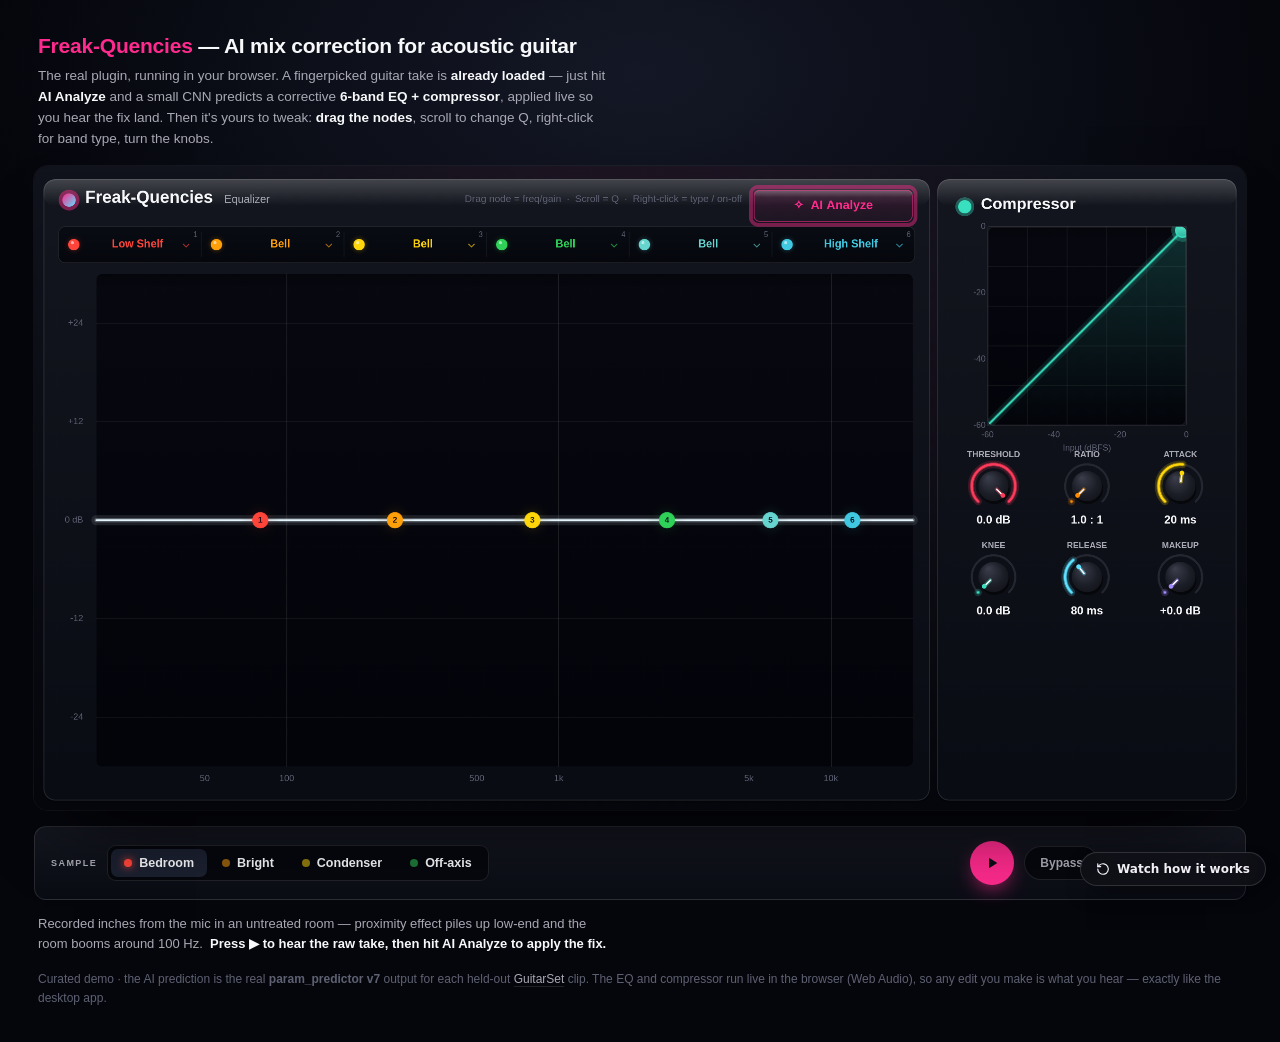
<file: freak-demo/index.html>
<!doctype html>
<html lang="en">
<head>
<meta charset="utf-8" />
<meta name="viewport" content="width=device-width, initial-scale=1" />
<title>Freak-Quencies — AI mix-correction demo</title>
<style>
  :root{
    --bg:#0a0c14; --ink:#f7f8fa; --ink2:#a8a9b4; --ink3:#5e6172;
    --mag:#ff2a8d; --cyan:#5ce1ff; --line:#ffffff1c;
    --sans:"Helvetica Neue",Helvetica,Arial,"Segoe UI",Roboto,sans-serif;
    --mono:ui-monospace,"SF Mono",Menlo,Consolas,monospace;
  }
  *{box-sizing:border-box}
  html,body{margin:0}
  body{
    background:radial-gradient(1100px 640px at 50% 8%,#141826 0%,#05060c 60%) fixed,#05060c;
    color:var(--ink); font-family:var(--sans);
    -webkit-font-smoothing:antialiased; padding:clamp(14px,3vw,34px);
  }
  .wrap{max-width:1240px;margin:0 auto}
  .intro{margin:0 4px 16px}
  .intro h1{font-size:clamp(17px,2.6vw,21px);font-weight:700;margin:0;letter-spacing:-.01em}
  .intro h1 .m{color:var(--mag)}
  .intro p{color:var(--ink2);font-size:13.5px;margin:8px 0 0;max-width:76ch;line-height:1.55}
  .intro p b{color:var(--ink)}

  .stage{position:relative;width:100%;aspect-ratio:1280/680;
    border-radius:14px;overflow:hidden;box-shadow:0 40px 80px -40px #000e,0 0 0 1px #ffffff0d;
    touch-action:none}
  canvas{position:absolute;inset:0;width:100%;height:100%;display:block}

  .bar{display:flex;flex-wrap:wrap;align-items:center;gap:14px 22px;
    margin-top:16px;padding:14px 16px;border-radius:12px;
    background:linear-gradient(180deg,#14161f,#0a0c14);border:1px solid var(--line)}
  .grp{display:flex;align-items:center;gap:10px}
  .lbl{font-size:9px;font-weight:700;letter-spacing:.16em;color:var(--ink2);text-transform:uppercase}
  .seg{display:flex;background:#05070d;border:1px solid var(--line);border-radius:9px;padding:3px;gap:2px}
  .seg button{appearance:none;border:none;background:transparent;color:var(--ink2);
    font:inherit;font-size:12.5px;font-weight:600;padding:7px 13px;border-radius:7px;cursor:pointer;
    display:flex;align-items:center;gap:7px;transition:.14s;white-space:nowrap}
  .seg button .dot{width:8px;height:8px;border-radius:50%;background:currentColor;opacity:.5}
  .seg button:hover{color:var(--ink)}
  .seg button[aria-selected="true"]{background:#1b2030;color:var(--ink)}
  .seg button[aria-selected="true"] .dot{opacity:1;box-shadow:0 0 8px currentColor}
  .spacer{flex:1 1 20px}
  .play{appearance:none;border:none;cursor:pointer;width:44px;height:44px;border-radius:50%;
    background:var(--mag);color:#0a0c14;display:grid;place-items:center;flex:0 0 auto;
    box-shadow:0 8px 22px -8px var(--mag);transition:.14s}
  .play:hover{transform:translateY(-1px)}
  .play svg{width:18px;height:18px}
  .toggle{appearance:none;border:1px solid var(--line);background:#05070d;color:var(--ink2);
    font:inherit;font-size:12px;font-weight:600;padding:9px 15px;border-radius:999px;cursor:pointer;transition:.14s}
  .toggle[aria-pressed="true"]{background:#ff8a00;color:#0a0c14;border-color:#ff8a00}
  .scrub{display:flex;align-items:center;gap:9px;flex:1 1 130px;min-width:120px}
  .track{flex:1;height:5px;border-radius:3px;background:#05070d;border:1px solid var(--line);overflow:hidden;cursor:pointer}
  .track .fill{height:100%;width:0;background:var(--cyan)}
  .time{font-family:var(--mono);font-size:11px;color:var(--ink3);min-width:32px}
  .caption{color:var(--ink2);font-size:13px;margin:14px 4px 0;line-height:1.55;max-width:80ch}
  .caption b{color:var(--ink)}
  footer{margin:16px 4px 0;color:var(--ink3);font-size:12px;line-height:1.6}
  footer a{color:var(--ink2);text-decoration:none;border-bottom:1px solid var(--line)}
  footer a:hover{color:var(--ink)}

  /* right-click band menu */
  .ctx{position:fixed;z-index:50;min-width:168px;padding:5px;border-radius:10px;
    background:#161922f2;border:1px solid #ffffff24;box-shadow:0 20px 50px -12px #000c;
    backdrop-filter:blur(8px);font-size:12.5px}
  .ctx .hd{color:var(--ink3);font-size:10px;font-weight:700;letter-spacing:.05em;padding:6px 10px 4px}
  .ctx button{display:flex;align-items:center;gap:9px;width:100%;appearance:none;border:none;
    background:transparent;color:var(--ink);font:inherit;font-size:12.5px;text-align:left;
    padding:7px 10px;border-radius:6px;cursor:pointer}
  .ctx button:hover{background:#ffffff14}
  .ctx button .ck{width:14px;color:var(--cyan)}
  .ctx .sep{height:1px;background:#ffffff14;margin:5px 4px}
  .ctx button:disabled{color:var(--ink3);cursor:default}
  .ctx button:disabled:hover{background:transparent}

  /* ---- Phone (portrait / narrow): reflow the toolbar into finger-sized rows ----
     The plugin canvas stays a single scaled bitmap (sized to fit width elsewhere);
     here we make the CONTROLS genuinely phone-native: full-width stacked groups,
     44px+ touch targets, and no sub-11px text. */
  @media (max-width:600px){
    .intro p{font-size:13px}
    .bar{flex-direction:column; align-items:stretch; gap:12px; padding:13px; margin-top:14px}
    .bar .spacer{display:none}
    .grp{width:100%; flex-wrap:wrap; gap:8px 12px}
    .lbl{font-size:11px; letter-spacing:.12em}
    /* Sample selector: full-width, buttons flow 2-up as 44px targets */
    .grp-sample .seg{width:100%; flex-wrap:wrap; padding:4px; gap:4px}
    .grp-sample .seg button{flex:1 1 44%; justify-content:center; min-height:44px;
      font-size:13px; padding:0 10px}
    /* Transport: play + bypass on one line, scrubber spans full width below */
    .grp-transport{align-items:center}
    .play{width:48px; height:48px}
    .toggle{min-height:44px; padding:0 18px; font-size:12.5px}
    .scrub{flex:1 1 100%; min-width:0; gap:11px}
    .track{height:8px}
    .time{font-size:11px}
  }

  /* Embedded in the personal site — drop duplicate chrome and FIT the frame (no scroll).
     The whole demo is a flex column filling the iframe height: the stage grows to fill
     the leftover space (keeping its 1280/680 aspect, so the canvas neither stretches nor
     letterboxes), the controls bar is fixed at the bottom, caption hidden. */
  html.embed,html.embed body{
    background:#09090b;
    padding:0; height:100%; overflow:hidden;
  }
  html.embed .intro,html.embed footer,html.embed .caption{display:none}
  html.embed .wrap{
    max-width:none; margin:0;
    display:flex; flex-direction:column; height:100vh;
    padding:10px 12px; box-sizing:border-box; gap:8px;
  }
  html.embed .stage{
    flex:1 1 0; min-height:0; width:auto; aspect-ratio:1280/680; margin:0 auto;
    max-width:100%; border-radius:10px; box-shadow:0 0 0 1px #ffffff12;
  }
  html.embed .bar{
    flex:0 0 auto; margin-top:0;
    background:linear-gradient(180deg,#141418,#0c0c0e);
    border-color:#ffffff14;
  }

  /* Embedded in a PORTRAIT frame (phone) — F2: the plugin is a fixed 1280x680 landscape
     canvas whose desktop two-pane (EQ + compressor) layout is illegibly cramped when squeezed
     into phone width. So make the EQ the READABLE HERO: zoom the stage to ~140% frame width so
     the EQ pane fills the screen, and let the compressor pane run off the right edge (clipped
     by the wrap) — the EQ, its band selector and the AI-Analyze button stay fully visible and
     interactive (pointer maths use the canvas's own rect, so the zoom is transparent to it).
     Top-align the whole device to kill the ~115px dead band that vertical-centering created. */
  @media (max-aspect-ratio: 1/1){
    /* Show the WHOLE plugin fit to the frame width (no zoom / no crop) so nothing is clipped —
       the EQ curve, all nodes, the compressor and the AI-Analyze button are all fully visible
       and tappable. It's smaller, but complete and clean beats a cropped mess. Top-aligned. */
    html.embed body{ background:radial-gradient(120% 80% at 50% 0%,#12131a,#090a0e 62%); }
    html.embed .wrap{
      justify-content:flex-start; align-items:center; gap:14px; overflow:hidden;
      padding:14px 14px calc(env(safe-area-inset-bottom,0px) + 14px);
    }
    html.embed .stage{
      flex:0 0 auto; width:100%; max-width:100%; height:auto; aspect-ratio:1280/680; margin:0;
      border-radius:14px; box-shadow:0 0 0 1px #ffffff14, 0 18px 40px -22px #000;
    }
    html.embed canvas{object-fit:contain;}
    html.embed .bar{
      flex:0 0 auto; width:100%; box-sizing:border-box; max-width:100%;
      border-radius:14px; margin:0; padding:13px;
      box-shadow:0 0 0 1px #ffffff10, 0 16px 34px -20px #000;
    }
    html.embed .grp-sample .seg{ min-width:0; }
    html.embed .grp-sample .seg button{ min-width:0; }
  }
  /* hard clamp: the embedded demo never scrolls/overflows horizontally on a phone */
  html.embed{ overflow-x:hidden; }
  html.embed body{ overflow-x:hidden; max-width:100vw; }

  /* ===== Auto-play guided tour: a cursor moves, clicks, and captions narrate ===== */
  .tour-layer{position:fixed;inset:0;width:100vw;overflow:hidden;z-index:1000;pointer-events:none;opacity:0;transition:opacity .4s ease;}
  .tour-layer.on{opacity:1;}
  .tour-scrim{position:absolute;inset:0;background:rgba(6,7,12,.34);opacity:0;transition:opacity .4s;}
  .tour-layer.on .tour-scrim{opacity:1;}
  .tour-cursor{position:absolute;left:0;top:0;width:26px;height:26px;z-index:3;
    transition:transform .7s cubic-bezier(.5,0,.2,1);will-change:transform;filter:drop-shadow(0 3px 6px rgba(0,0,0,.6));}
  .tour-cursor svg{width:100%;height:100%;display:block;}
  .tour-cursor.tap{animation:tour-tap .32s ease;}
  @keyframes tour-tap{40%{transform:scale(.8)}}
  .tour-ring{position:absolute;z-index:2;border:2px solid var(--mag,#ff2a8d);border-radius:12px;
    box-shadow:0 0 0 4px rgba(255,42,141,.18),0 0 22px rgba(255,42,141,.4);opacity:0;
    transition:opacity .3s,left .6s cubic-bezier(.5,0,.2,1),top .6s,width .6s,height .6s;pointer-events:none;}
  .tour-ring.on{opacity:1;}
  .tour-ring.pulse{animation:tour-pulse 1.1s ease-in-out infinite;}
  @keyframes tour-pulse{50%{box-shadow:0 0 0 8px rgba(255,42,141,.08),0 0 30px rgba(255,42,141,.5)}}
  /* caption: big, in the heading font, in the open space below the plugin (overlaps nothing) */
  .tour-cap{position:absolute;left:50%;bottom:calc(env(safe-area-inset-bottom,0px) + 24px);
    transform:translateX(-50%) translateY(10px);z-index:4;
    width:min(86vw,380px);box-sizing:border-box;padding:16px 20px;border-radius:16px;text-align:center;
    background:rgba(16,17,24,.9);-webkit-backdrop-filter:blur(16px);backdrop-filter:blur(16px);
    border:1px solid rgba(255,255,255,.12);box-shadow:0 18px 44px -16px #000;
    color:#f4f2f7;font-size:clamp(17px,4.6vw,20px);line-height:1.34;font-weight:600;letter-spacing:-.01em;
    font-family:var(--sans);opacity:0;transition:opacity .35s,transform .35s;}
  .tour-cap.on{opacity:1;transform:translateX(-50%) translateY(0);}
  .tour-cap b{color:var(--mag,#ff2a8d);font-weight:700;}
  .tour-skip{position:absolute;top:12px;right:14px;z-index:5;pointer-events:auto;cursor:pointer;
    font:600 12px/1 ui-monospace,Menlo,monospace;letter-spacing:.08em;color:#c9c4dc;
    background:rgba(16,17,24,.8);border:1px solid rgba(255,255,255,.12);border-radius:999px;padding:8px 14px;}
  .tour-skip:hover{color:#fff;}
  /* replay button (bottom-right, always available once the tour has run) */
  .tour-replay{position:fixed;right:14px;bottom:14px;z-index:900;pointer-events:auto;cursor:pointer;
    display:inline-flex;align-items:center;gap:7px;font:600 12px/1 -apple-system,system-ui,sans-serif;
    color:#f2f0f5;background:rgba(16,17,24,.82);-webkit-backdrop-filter:blur(12px);backdrop-filter:blur(12px);
    border:1px solid rgba(255,255,255,.14);border-radius:999px;padding:9px 15px;
    box-shadow:0 10px 26px -12px #000;opacity:0;transform:translateY(8px);transition:opacity .4s,transform .4s;}
  .tour-replay.show{opacity:1;transform:none;}
  .tour-replay svg{width:14px;height:14px;}
  @media (prefers-reduced-motion:reduce){.tour-cursor,.tour-ring{transition:none}}
</style>
<script>
  (function () {
    var q = new URLSearchParams(location.search);
    if (q.get("embed") === "1" || window.parent !== window) {
      document.documentElement.classList.add("embed");
    }
  })();
</script>
</head>
<body>
<div class="wrap">
  <div class="intro">
    <h1><span class="m">Freak&#8209;Quencies</span> — AI mix correction for acoustic guitar</h1>
    <p>The real plugin, running in your browser. A fingerpicked guitar take is
      <b>already loaded</b> — just hit <b>AI Analyze</b> and a small CNN predicts a corrective
      <b>6&#8209;band EQ + compressor</b>, applied live so you hear the fix land. Then it's yours to
      tweak: <b>drag the nodes</b>, scroll to change Q, right-click for band type, turn the knobs.</p>
  </div>

  <div class="stage">
    <canvas id="viz" width="2560" height="1360" aria-label="Freak-Quencies plugin"></canvas>
  </div>

  <div class="bar">
    <div class="grp grp-sample">
      <span class="lbl">Sample</span>
      <div class="seg" id="seg" role="tablist"></div>
    </div>
    <div class="spacer"></div>
    <div class="grp grp-transport">
      <button class="play" id="play" aria-label="Play">
        <svg id="play-icon" viewBox="0 0 24 24" fill="currentColor"><path d="M8 5v14l11-7z"/></svg>
      </button>
      <button class="toggle" id="bypass" aria-pressed="false" title="Compare against the raw input">Bypass</button>
      <div class="scrub">
        <div class="track" id="track"><div class="fill" id="fill"></div></div>
        <span class="time" id="time">0:00</span>
      </div>
    </div>
  </div>

  <p class="caption" id="caption"></p>

  <footer>
    Curated demo · the AI prediction is the real <b>param_predictor v7</b> output for each held-out
    <a href="https://guitarset.weebly.com/" target="_blank" rel="noopener">GuitarSet</a> clip.
    The EQ and compressor run live in the browser (Web Audio), so any edit you make is what you hear —
    exactly like the desktop app.
  </footer>
</div>

<div class="ctx" id="ctx" hidden></div>

<script>
/* ============================================================
   Geometry — mirrors EQVisualizer.cpp (1280x680)
   ============================================================ */
const W=1280,H=680,SR=44100;
const COMP_W=320,GAP=8;
const F_MIN=20,F_MAX=20000,DB_MIN=-30,DB_MAX=30,SPEC_FLOOR=-90;
const C_DBMIN=-60,C_DBMAX=0;
const CX=10,CY=14,CW=1260,CH=656;
const EQx=CX,EQy=CY,EQw=CW-(COMP_W-4)-GAP,EQh=CH;
const CPx=CX+CW-(COMP_W-4),CPy=CY,CPw=COMP_W-4,CPh=CH;
const PLx=EQx+56,PLy=EQy+100,PLw=EQw-56-18,PLh=EQh-100-36,PLr=PLx+PLw,PLb=PLy+PLh;
const cpPlotSize=210,cpLeft=CPx+Math.max(22,(CPw-cpPlotSize)/2),cpTop=CPy+50;
const CQx=cpLeft,CQy=cpTop,CQw=cpPlotSize,CQh=cpPlotSize,CQr=CQx+CQw,CQb=CQy+CQh;
const BSx=EQx+16,BSy=EQy+50,BSw=EQw-32,BSh=38;
const AIx=EQx+EQw-18-168,AIy=EQy+11,AIw=168,AIh=34;
const BAND_COLORS=["#ff453a","#ff9f0a","#ffd60a","#30d158","#66d4cf","#40c8e0","#64d2ff","#bf5af2"];
const MINT="#39e0c0";

/* ============================================================
   Real v12 predictions (targets for AI Analyze)
   ============================================================ */
const ARCHETYPES={
  bedroom:{ label:"Bedroom", dotColor:"#ff453a",
    problem:"Recorded inches from the mic in an untreated room — proximity effect piles up low-end and the room booms around 100&nbsp;Hz.",
    bands:[{type:"lowshelf",freq:202,gain:-14.0,q:0.4},{type:"peaking",freq:122,gain:-4.7,q:0.2},
      {type:"peaking",freq:2336,gain:2.8,q:6.0},{type:"peaking",freq:9573,gain:3.2,q:6.0},
      {type:"peaking",freq:20000,gain:2.9,q:1.6},{type:"highshelf",freq:20000,gain:-2.6,q:0.5}],
    comp:{threshold_db:-16.5,ratio:2.4,attack_ms:99.7,release_ms:74.2,knee_db:8.3,makeup_gain_db:0.0} },
  bright:{ label:"Bright", dotColor:"#ff9f0a",
    problem:"A harsh, shrill capture with a boxy low-mid buildup — a bright mic aimed at the soundhole in a small room.",
    bands:[{type:"lowshelf",freq:212,gain:-17.2,q:0.2},{type:"peaking",freq:90,gain:7.9,q:0.3},
      {type:"peaking",freq:5805,gain:-4.6,q:6.0},{type:"peaking",freq:11630,gain:-10.7,q:0.1},
      {type:"peaking",freq:20000,gain:0.8,q:0.1},{type:"highshelf",freq:20000,gain:-15.2,q:0.2}],
    comp:{threshold_db:-31.0,ratio:2.1,attack_ms:99.7,release_ms:68.0,knee_db:11.9,makeup_gain_db:0.0} },
  condenser:{ label:"Condenser", dotColor:"#ffd60a",
    problem:"A honky, nasal midrange with brittle presence — the signature of an inexpensive large-diaphragm condenser.",
    bands:[{type:"lowshelf",freq:381,gain:11.1,q:0.7},{type:"peaking",freq:294,gain:0.6,q:0.4},
      {type:"peaking",freq:2178,gain:7.6,q:5.5},{type:"peaking",freq:8026,gain:-1.5,q:2.2},
      {type:"peaking",freq:20000,gain:-0.2,q:2.0},{type:"highshelf",freq:7924,gain:9.5,q:0.5}],
    comp:{threshold_db:-32.6,ratio:1.5,attack_ms:98.2,release_ms:62.9,knee_db:11.9,makeup_gain_db:4.4} },
  offaxis:{ label:"Off-axis", dotColor:"#30d158",
    problem:"Thin and muffled from an off-axis mic position — missing air, lacking body, uneven level.",
    bands:[{type:"lowshelf",freq:270,gain:17.3,q:0.9},{type:"peaking",freq:822,gain:-6.7,q:0.9},
      {type:"peaking",freq:2002,gain:18.6,q:0.1},{type:"peaking",freq:8000,gain:0.6,q:5.7},
      {type:"peaking",freq:20000,gain:-1.2,q:6.0},{type:"highshelf",freq:7536,gain:10.0,q:0.2}],
    comp:{threshold_db:-31.6,ratio:1.4,attack_ms:19.5,release_ms:62.6,knee_db:12.0,makeup_gain_db:9.7} }
};
const AUDIO = {"bedroom": {"degraded": "audio/bedroom-degraded.mp3"}, "bright": {"degraded": "audio/bright-degraded.mp3"}, "condenser": {"degraded": "audio/condenser-degraded.mp3"}, "offaxis": {"degraded": "audio/offaxis-degraded.mp3"}};

/* ============================================================
   Working state (editable — what the plugin actually holds)
   ============================================================ */
function flatBands(){ return [
  {type:"lowshelf",freq:80,gain:0,q:0.7,enabled:true},
  {type:"peaking",freq:250,gain:0,q:0.7,enabled:true},
  {type:"peaking",freq:800,gain:0,q:0.7,enabled:true},
  {type:"peaking",freq:2500,gain:0,q:0.7,enabled:true},
  {type:"peaking",freq:6000,gain:0,q:0.7,enabled:true},
  {type:"highshelf",freq:12000,gain:0,q:0.7,enabled:true}]; }
function neutralComp(){ return {threshold_db:0,ratio:1,attack_ms:20,release_ms:80,knee_db:0,makeup_gain_db:0}; }
let bands=flatBands(), comp=neutralComp();
let current="bedroom", playing=false, bypassed=false;

/* ============================================================
   Biquad math (ported from EQVisualizer.cpp) — display curve
   ============================================================ */
function bq(type,f0,gdb,Q){
  const w=2*Math.PI*f0/SR, cw=Math.cos(w), sw=Math.sin(w), al=sw/(2*Q);
  if(type==="peaking"){ const A=Math.pow(10,gdb/40);
    return {b0:1+al*A,b1:-2*cw,b2:1-al*A,a0:1+al/A,a1:-2*cw,a2:1-al/A}; }
  if(type==="lowshelf"||type==="highshelf"){ const A=Math.pow(10,gdb/40), sq=2*Math.sqrt(A)*al;
    if(type==="lowshelf") return {b0:A*((A+1)-(A-1)*cw+sq),b1:2*A*((A-1)-(A+1)*cw),b2:A*((A+1)-(A-1)*cw-sq),
      a0:(A+1)+(A-1)*cw+sq,a1:-2*((A-1)+(A+1)*cw),a2:(A+1)+(A-1)*cw-sq};
    return {b0:A*((A+1)+(A-1)*cw+sq),b1:-2*A*((A-1)+(A+1)*cw),b2:A*((A+1)+(A-1)*cw-sq),
      a0:(A+1)-(A-1)*cw+sq,a1:2*((A-1)-(A+1)*cw),a2:(A+1)-(A-1)*cw-sq}; }
  if(type==="highpass") return {b0:(1+cw)/2,b1:-(1+cw),b2:(1+cw)/2,a0:1+al,a1:-2*cw,a2:1-al};
  if(type==="lowpass")  return {b0:(1-cw)/2,b1:1-cw,b2:(1-cw)/2,a0:1+al,a1:-2*cw,a2:1-al};
  return {b0:1,b1:-2*cw,b2:1,a0:1+al,a1:-2*cw,a2:1-al}; // notch
}
function magDB(f,freq){
  const w=2*Math.PI*freq/SR,c1=Math.cos(-w),s1=Math.sin(-w),c2=Math.cos(-2*w),s2=Math.sin(-2*w);
  const nr=f.b0+f.b1*c1+f.b2*c2,ni=f.b1*s1+f.b2*s2,dr=f.a0+f.a1*c1+f.a2*c2,di=f.a1*s1+f.a2*s2;
  return 20*Math.log10(Math.hypot(nr,ni)/Math.hypot(dr,di)+1e-12);
}
const NF=420, EQ_FREQS=Array.from({length:NF},(_,i)=>F_MIN*Math.pow(F_MAX/F_MIN,i/(NF-1)));
function totalResponse(){
  const out=new Float64Array(NF);
  for(const b of bands){
    if(!b.enabled) continue;
    if(b.gain===0 && (b.type==="peaking"||b.type==="lowshelf"||b.type==="highshelf")) continue;
    const f=bq(b.type,b.freq,b.gain,b.q);
    for(let i=0;i<NF;i++) out[i]+=magDB(f,EQ_FREQS[i]);
  }
  return out;
}
function compTransfer(x,thr,ratio,knee,makeup){
  let out; const lo=thr-knee/2, hi=thr+knee/2;
  if(knee<1e-3) out = x<thr ? x : thr+(x-thr)/ratio;
  else if(x<lo) out=x;
  else if(x>hi) out=thr+(x-thr)/ratio;
  else out=x+(1/ratio-1)*Math.pow(x-thr+knee/2,2)/(2*knee);
  return out+makeup;
}

/* ============================================================
   Coordinate maps + inverses
   ============================================================ */
const freqToX=f=>PLx+Math.log10(f/F_MIN)/Math.log10(F_MAX/F_MIN)*PLw;
const gainToY=g=>PLy+(DB_MAX-g)/(DB_MAX-DB_MIN)*PLh;
const cInX=db=>CQx+(db-C_DBMIN)/(C_DBMAX-C_DBMIN)*CQw;
const cOutY=db=>CQb-(db-C_DBMIN)/(C_DBMAX-C_DBMIN)*CQh;
const clamp=(v,a,b)=>Math.max(a,Math.min(b,v));

/* ============================================================
   Web Audio graph — live EQ + compressor
   ============================================================ */
let ctx,analyser,freqData,el,src,filters,compNode,makeupGain,master;
function initAudio(){
  if(ctx) return;
  ctx=new (window.AudioContext||window.webkitAudioContext)();
  src=ctx.createMediaElementSource(el);   // el is created + buffered at page load
  filters=[]; for(let i=0;i<6;i++) filters.push(ctx.createBiquadFilter());
  for(let i=0;i<5;i++) filters[i].connect(filters[i+1]);
  compNode=ctx.createDynamicsCompressor();
  makeupGain=ctx.createGain();
  master=ctx.createGain();
  analyser=ctx.createAnalyser(); analyser.fftSize=4096; analyser.smoothingTimeConstant=0.82;
  freqData=new Float32Array(analyser.frequencyBinCount);
  filters[5].connect(compNode); compNode.connect(makeupGain); makeupGain.connect(master);
  master.connect(analyser); analyser.connect(ctx.destination);
  rewire();
}
function rewire(){
  if(!src) return;
  try{ src.disconnect(); }catch(e){}
  src.connect(bypassed ? master : filters[0]);
}
function syncAudio(){
  if(!ctx) return;
  for(let i=0;i<6;i++){ const b=bands[i], f=filters[i];
    f.type = b.enabled ? b.type : "allpass";
    f.frequency.value=clamp(b.freq,20,20000);
    f.Q.value=clamp(b.q,0.05,18);
    if(b.type==="lowshelf"||b.type==="highshelf"||b.type==="peaking")
      f.gain.value = b.enabled ? clamp(b.gain,-30,30) : 0;
  }
  compNode.threshold.value=clamp(comp.threshold_db,-100,0);
  compNode.knee.value=clamp(comp.knee_db,0,40);
  compNode.ratio.value=clamp(comp.ratio,1,20);
  compNode.attack.value=clamp(comp.attack_ms/1000,0,1);
  compNode.release.value=clamp(comp.release_ms/1000,0,1);
  makeupGain.gain.value=Math.pow(10,clamp(comp.makeup_gain_db,0,24)/20);
}

async function togglePlay(){
  initAudio(); if(ctx.state==="suspended") await ctx.resume();
  if(playing){ el.pause(); setPlaying(false); }
  else { try{ await el.play(); setPlaying(true);}catch(e){} }
}
function setPlaying(p){ playing=p;
  document.getElementById("play-icon").innerHTML=p
    ?'<path d="M6 5h4v14H6zM14 5h4v14h-4z"/>':'<path d="M8 5v14l11-7z"/>'; }
function setBypass(b){ bypassed=b;
  document.getElementById("bypass").setAttribute("aria-pressed",b); rewire(); }

/* ============================================================
   AI Analyze — morph flat -> predicted, live
   ============================================================ */
let analyzing=false, animStart=0, startBands=null, startComp=null, everAnalyzed=false;
const easeOut=t=>1-Math.pow(1-t,3);
function analyze(){
  startBands=bands.map(b=>({...b}));
  startComp={...comp};
  animStart=performance.now(); analyzing=true; scanning=true; scanStart=animStart; everAnalyzed=true;
}
// AI Analyze from the button: make sure the sample is audible so you hear the fix land
async function onAnalyze(){
  initAudio();
  if(ctx.state==="suspended") await ctx.resume();
  setBypass(false);
  if(!playing){ try{ await el.play(); setPlaying(true); }catch(e){} }
  analyze();
}
const lerp=(a,b,t)=>a+(b-a)*t;
function stepAnalyze(now){
  const t=easeOut(clamp((now-animStart)/1200,0,1));
  const tb=ARCHETYPES[current].bands, tc=ARCHETYPES[current].comp;
  bands=startBands.map((s,i)=>({
    type:tb[i].type, enabled:true,
    freq:Math.exp(lerp(Math.log(s.freq),Math.log(tb[i].freq),t)),
    gain:lerp(s.gain,tb[i].gain,t), q:lerp(s.q,tb[i].q,t)}));
  comp={ threshold_db:lerp(startComp.threshold_db,tc.threshold_db,t),
    ratio:lerp(startComp.ratio,tc.ratio,t), attack_ms:lerp(startComp.attack_ms,tc.attack_ms,t),
    release_ms:lerp(startComp.release_ms,tc.release_ms,t), knee_db:lerp(startComp.knee_db,tc.knee_db,t),
    makeup_gain_db:lerp(startComp.makeup_gain_db,tc.makeup_gain_db,t) };
  if(t>=1){ analyzing=false; }
}

/* ============================================================
   Canvas + drawing
   ============================================================ */
const cv=document.getElementById("viz"), g=cv.getContext("2d"), DPR=cv.width/W;
g.setTransform(DPR,0,0,DPR,0,0);
const FONT='"Helvetica Neue",Helvetica,Arial,sans-serif';
let hoverBand=-1, aiHover=false;
let scanning=false, scanStart=0;

function roundRect(x,y,w,h,r){ g.beginPath(); g.moveTo(x+r,y);
  g.arcTo(x+w,y,x+w,y+h,r); g.arcTo(x+w,y+h,x,y+h,r); g.arcTo(x,y+h,x,y,r); g.arcTo(x,y,x+w,y,r); g.closePath(); }
function vgrad(x,y0,y1,st){ const gr=g.createLinearGradient(x,y0,x,y1); for(const[o,c]of st)gr.addColorStop(o,c); return gr; }
function strokeGlow(path,core,width){ g.lineJoin="round"; g.lineCap="round";
  g.strokeStyle=core; g.globalAlpha=0.10; g.lineWidth=width*6; path(); g.stroke();
  g.globalAlpha=0.28; g.lineWidth=width*2.5; path(); g.stroke();
  g.globalAlpha=1; g.lineWidth=width; path(); g.stroke(); }
function fillCard(x,y,w,h){
  g.fillStyle="#00000055"; roundRect(x,y+2,w,h,12); g.fill();
  g.fillStyle=vgrad(x,y,y+h,[[0,"#14161f"],[1,"#0a0c14"]]); roundRect(x,y,w,h,12); g.fill();
  g.fillStyle=vgrad(x,y,y+28,[[0,"#ffffff33"],[1,"#ffffff00"]]); roundRect(x,y,w,28,12); g.fill();
  g.strokeStyle="#ffffff1c"; g.lineWidth=1; roundRect(x+.5,y+.5,w-1,h-1,12); g.stroke(); }
function text(str,x,y,w,align,color,size,weight){
  g.fillStyle=color; g.font=`${weight?weight+" ":""}${size}px ${FONT}`; g.textBaseline="middle";
  g.textAlign=align||"left"; g.fillText(str,align==="right"?x+w:align==="center"?x+w/2:x,y); }
const bandStr=b=>({lowshelf:"Low Shelf",highshelf:"High Shelf",peaking:"Bell",highpass:"HP",lowpass:"LP",notch:"Notch"}[b.type]);

/* knob layout (shared by draw + interaction) */
const KNOB_R=24, panelMid=CPx+CPw/2, colSp=(COMP_W-24)/3, kTopY=CQb+22, cellH=96;
function knobCell(c,r){ const cellX=panelMid+(c-1)*colSp, cellY=kTopY+r*cellH; return {cellX,cellY,cx:cellX,cy:cellY+18+KNOB_R}; }
const KNOBS=[
  {c:0,r:0,cap:"THRESHOLD",col:"#ff3b5c",lo:-60,hi:0,skew:1,  key:"threshold_db", fmt:v=>v.toFixed(1)+" dB"},
  {c:1,r:0,cap:"RATIO",    col:"#ff8a00",lo:1,hi:20,skew:0.5, key:"ratio",        fmt:v=>v.toFixed(1)+" : 1"},
  {c:2,r:0,cap:"ATTACK",   col:"#ffd60a",lo:0.1,hi:100,skew:0.4,key:"attack_ms",  fmt:v=>(v<10?v.toFixed(1):Math.round(v))+" ms"},
  {c:0,r:1,cap:"KNEE",     col:MINT,     lo:0,hi:18,skew:1,   key:"knee_db",      fmt:v=>v.toFixed(1)+" dB"},
  {c:1,r:1,cap:"RELEASE",  col:"#5ce1ff",lo:5,hi:1000,skew:0.4,key:"release_ms",  fmt:v=>Math.round(v)+" ms"},
  {c:2,r:1,cap:"MAKEUP",   col:"#a48bff",lo:0,hi:24,skew:1,   key:"makeup_gain_db",fmt:v=>"+"+v.toFixed(1)+" dB"},
].map(k=>({...k,...knobCell(k.c,k.r)}));

function drawEQ(){
  g.fillStyle=vgrad(PLx,PLy,PLb,[[0,"#070810"],[1,"#03040a"]]); roundRect(PLx,PLy,PLw,PLh,6); g.fill();
  g.fillStyle=vgrad(PLx,PLy,PLy+16,[[0,"#00000044"],[1,"#00000000"]]); roundRect(PLx,PLy,PLw,16,6); g.fill();
  g.lineWidth=1;
  for(const f of[100,1000,10000]){ g.strokeStyle="#ffffff18"; g.beginPath();
    g.moveTo(Math.round(freqToX(f)),PLy); g.lineTo(Math.round(freqToX(f)),PLb); g.stroke(); }
  for(const db of[-24,-12,0,12,24]){ g.strokeStyle=db===0?"#ffffff18":"#ffffff0e"; g.beginPath();
    g.moveTo(PLx,Math.round(gainToY(db))); g.lineTo(PLr,Math.round(gainToY(db))); g.stroke(); }
  for(const[f,l]of[[50,"50"],[100,"100"],[500,"500"],[1000,"1k"],[5000,"5k"],[10000,"10k"]])
    text(l,freqToX(f)-18,PLb+13,36,"center","#5e6172",9.5);
  for(const db of[-24,-12,0,12,24]) text(db===0?"0 dB":(db>0?"+"+db:""+db),8,gainToY(db),44,"right","#5e6172",9.5);

  if(analyser && playing){
    analyser.getFloatFrequencyData(freqData); const bins=freqData.length, pts=[];
    for(let i=0;i<100;i++){ const f=F_MIN*Math.pow(F_MAX/F_MIN,i/99);
      const bin=Math.min(bins-1,Math.round(f/(SR/2)*(bins-1)));
      const db=Math.max(SPEC_FLOOR,Math.min(0,freqData[bin]));
      pts.push([freqToX(f),PLy+(1-(db-SPEC_FLOOR)/(-SPEC_FLOOR))*PLh]); }
    const line=()=>{ g.beginPath(); g.moveTo(pts[0][0],pts[0][1]);
      for(let i=1;i<pts.length;i++){ const mx=(pts[i-1][0]+pts[i][0])/2;
        g.bezierCurveTo(mx,pts[i-1][1],mx,pts[i][1],pts[i][0],pts[i][1]); } };
    line(); g.lineTo(pts[99][0],PLb); g.lineTo(pts[0][0],PLb); g.closePath();
    g.fillStyle=vgrad(PLx,PLy,PLb,[[0,"#ff8a00d9"],[0.28,"#ff2a8d99"],[0.65,"#ff2a8d4d"],[1,"#ff2a8d00"]]); g.fill();
    strokeGlow(line,"#ff2a8d",1.6); g.globalAlpha=1;
  }

  const resp=totalResponse(), yAt=i=>gainToY(clamp(resp[i],DB_MIN,DB_MAX));
  g.beginPath(); g.moveTo(freqToX(EQ_FREQS[0]),gainToY(0));
  for(let i=0;i<NF;i++) g.lineTo(freqToX(EQ_FREQS[i]),yAt(i));
  g.lineTo(freqToX(EQ_FREQS[NF-1]),gainToY(0)); g.closePath();
  g.fillStyle="rgba(0,229,255,0.083)"; g.fill();
  const curve=()=>{ g.beginPath(); for(let i=0;i<NF;i++){ const x=freqToX(EQ_FREQS[i]),y=yAt(i); i?g.lineTo(x,y):g.moveTo(x,y);} };
  strokeGlow(curve,"#e8f8ff",1.8); g.globalAlpha=1;

  bands.forEach((b,i)=>{
    const col=BAND_COLORS[i%8], bx=freqToX(b.freq), by=gainToY(clamp(b.gain,DB_MIN,DB_MAX));
    const active=(i===hoverBand), r=active?9:8;
    if(!b.enabled){
      g.strokeStyle=col; g.globalAlpha=active?0.5:0.28; g.lineWidth=1.2;
      g.beginPath(); g.arc(bx,by,r,0,7); g.stroke();
      g.globalAlpha=0.18; g.fillStyle=col; g.beginPath(); g.arc(bx,by,2,0,7); g.fill(); g.globalAlpha=1; return; }
    const haloR=r*(active?3.3:2.6), hg=g.createRadialGradient(bx,by,0,bx,by,haloR);
    hg.addColorStop(0,col+(active?"38":"2e")); hg.addColorStop(1,"#00000000");
    g.fillStyle=hg; g.beginPath(); g.arc(bx,by,haloR,0,7); g.fill();
    g.fillStyle=col; g.beginPath(); g.arc(bx,by,r,0,7); g.fill();
    g.strokeStyle=col; g.globalAlpha=0.85; g.lineWidth=active?1.8:1.2; g.beginPath(); g.arc(bx,by,r,0,7); g.stroke(); g.globalAlpha=1;
    text(String(i+1),bx-r,by,r*2,"center","#000010d9",8.6,"bold");
  });

  // band strip
  g.fillStyle=vgrad(BSx,BSy,BSy+BSh,[[0,"#0a0c14"],[1,"#05070d"]]); roundRect(BSx,BSy,BSw,BSh,7); g.fill();
  g.strokeStyle="#ffffff18"; g.lineWidth=.7; roundRect(BSx,BSy,BSw,BSh,7); g.stroke();
  const tileW=BSw/6;
  bands.forEach((b,i)=>{
    const tx=BSx+i*tileW, col=BAND_COLORS[i%8], en=b.enabled;
    if(i>0){ g.strokeStyle="#ffffff0e"; g.lineWidth=1; g.beginPath(); g.moveTo(tx,BSy+6); g.lineTo(tx,BSy+BSh-6); g.stroke(); }
    const lcx=tx+16, lcy=BSy+BSh/2;
    if(en){ const hg=g.createRadialGradient(lcx,lcy,0,lcx,lcy,12); hg.addColorStop(0,col+"8c"); hg.addColorStop(1,"#00000000");
      g.fillStyle=hg; g.beginPath(); g.arc(lcx,lcy,12,0,7); g.fill();
      g.fillStyle=col; g.beginPath(); g.arc(lcx,lcy,6,0,7); g.fill();
      g.fillStyle="#ffffff8c"; g.beginPath(); g.arc(lcx-1.5,lcy-2,1.6,0,7); g.fill(); }
    else{ g.strokeStyle=col; g.globalAlpha=.4; g.lineWidth=1.2; g.beginPath(); g.arc(lcx,lcy,6,0,7); g.stroke(); g.globalAlpha=1; }
    text(bandStr(b),tx+28,lcy,tileW-40,"center",en?col:"#5e6172",11.5,"bold");
    const chx=tx+tileW-16, chy=lcy+1; g.strokeStyle=en?col:"#5e6172"; g.globalAlpha=.65; g.lineWidth=1.1;
    g.beginPath(); g.moveTo(chx-3,chy-1.5); g.lineTo(chx,chy+1.5); g.lineTo(chx+3,chy-1.5); g.stroke(); g.globalAlpha=1;
    text(String(i+1),tx+tileW-18,BSy+9,14,"right","#5e6172",8);
  });

  // title
  const tX=PLx-36, tY=CY+7;
  g.fillStyle="#ff2a8d73"; g.beginPath(); g.arc(tX+7,tY+15,11,0,7); g.fill();
  const dg=g.createLinearGradient(tX,tY+8,tX+14,tY+22); dg.addColorStop(0,"#ff2a8d"); dg.addColorStop(1,"#5ce1ff");
  g.fillStyle=dg; g.beginPath(); g.arc(tX+7,tY+15,7,0,7); g.fill();
  text("Freak-Quencies",tX+24,tY+13,300,"left","#f7f8fa",18,"bold");
  g.font='bold 18px '+FONT; const fw=g.measureText("Freak-Quencies").width;
  text("Equalizer",tX+24+fw+12,tY+15,120,"left","#a8a9b4",11.5);
  text("Drag node = freq/gain  ·  Scroll = Q  ·  Right-click = type / on-off",AIx-372,tY+14,360,"right","#5e6172",10.5);
  drawAIButton(); drawScan();
}
function drawAIButton(){
  const accent="#ff2a8d", down=scanning;
  // idle pulse before the first analyze — invites the click
  if(!everAnalyzed && !down){ const pulse=0.5+0.5*Math.sin(performance.now()/480);
    g.strokeStyle=accent; g.globalAlpha=0.16+0.30*pulse; g.lineWidth=4;
    roundRect(AIx-3,AIy-3,AIw+6,AIh+6,8); g.stroke(); g.globalAlpha=1; }
  if(aiHover&&!down){ g.strokeStyle=accent+"2e"; g.lineWidth=5; roundRect(AIx-3,AIy-3,AIw+6,AIh+6,8); g.stroke(); }
  g.fillStyle=vgrad(AIx,AIy,AIy+AIh,[[0,down?"#ff2a8d52":(aiHover?"#ff2a8d3d":"#ff2a8d24")],[1,down?"#ff2a8d1a":(aiHover?"#ff2a8d14":"#ff2a8d0a")]]);
  roundRect(AIx,AIy,AIw,AIh,6); g.fill();
  g.fillStyle=vgrad(AIx,AIy,AIy+8,[[0,"#ffffff40"],[1,"#ffffff00"]]); roundRect(AIx,AIy,AIw,8,6); g.fill();
  g.strokeStyle=accent+(aiHover?"d9":"8c"); g.lineWidth=1; roundRect(AIx+.5,AIy+.5,AIw-1,AIh-1,6); g.stroke();
  text(scanning?"ANALYZING…":"✧  AI Analyze",AIx,AIy+AIh/2,AIw,"center",accent,13,"bold");
}
function drawScan(){
  if(!scanning) return;
  const elp=performance.now()-scanStart, phase=Math.min(1,elp/1500), sweepX=PLx+phase*PLw;
  const sg=g.createLinearGradient(sweepX-40,0,sweepX+40,0);
  sg.addColorStop(0,"#ff2a8d00"); sg.addColorStop(.5,"#ff2a8d52"); sg.addColorStop(1,"#ff2a8d00");
  g.fillStyle=sg; g.fillRect(sweepX-40,PLy,80,PLh);
  g.strokeStyle="#ff2a8dd9"; g.lineWidth=1; g.beginPath(); g.moveTo(sweepX,PLy); g.lineTo(sweepX,PLb); g.stroke();
  text("ANALYZING",sweepX-50,PLy+14,100,"center","#ff2a8d",9,"bold");
  if(phase>=1) scanning=false;
}

function drawComp(){
  g.fillStyle=vgrad(CQx,CQy,CQb,[[0,"#070810"],[1,"#03040a"]]); roundRect(CQx,CQy,CQw,CQh,6); g.fill();
  g.fillStyle=vgrad(CQx,CQy,CQy+14,[[0,"#00000044"],[1,"#00000000"]]); roundRect(CQx,CQy,CQw,14,6); g.fill();
  g.strokeStyle="#ffffff18"; g.lineWidth=1; roundRect(CQx+.5,CQy+.5,CQw-1,CQh-1,6); g.stroke();
  for(let db=C_DBMIN;db<=C_DBMAX;db+=12){ g.strokeStyle=db===0?"#ffffff18":"#ffffff0e"; g.lineWidth=1;
    g.beginPath(); g.moveTo(Math.round(cInX(db)),CQy+1); g.lineTo(Math.round(cInX(db)),CQb-1); g.stroke();
    g.beginPath(); g.moveTo(CQx+1,Math.round(cOutY(db))); g.lineTo(CQr-1,Math.round(cOutY(db))); g.stroke(); }
  g.strokeStyle="#ffffff22"; g.lineWidth=.8; g.beginPath(); g.moveTo(cInX(C_DBMIN),cOutY(C_DBMIN)); g.lineTo(cInX(C_DBMAX),cOutY(C_DBMAX)); g.stroke();
  const tf=()=>{ g.beginPath(); for(let i=0;i<=200;i++){ const x=C_DBMIN+i/200*(C_DBMAX-C_DBMIN);
    const o=clamp(compTransfer(x,comp.threshold_db,comp.ratio,comp.knee_db,comp.makeup_gain_db),C_DBMIN-12,C_DBMAX+12);
    const px=cInX(x),py=cOutY(o); i?g.lineTo(px,py):g.moveTo(px,py);} };
  g.save(); roundRect(CQx,CQy,CQw,CQh,6); g.clip();
  tf(); g.lineTo(cInX(C_DBMAX),CQb); g.lineTo(cInX(C_DBMIN),CQb); g.closePath();
  g.fillStyle=vgrad(CQx,CQy,CQb,[[0,MINT+"2e"],[1,MINT+"00"]]); g.fill();
  strokeGlow(tf,MINT,1.6); g.globalAlpha=1;
  let kx=clamp(cInX(comp.threshold_db),CQx+4,CQr-4),
      ky=clamp(cOutY(clamp(comp.threshold_db+comp.makeup_gain_db,C_DBMIN,C_DBMAX)),CQy+4,CQb-4);
  window._knee={x:kx,y:ky};
  g.fillStyle=MINT+"42"; g.beginPath(); g.arc(kx,ky,12,0,7); g.fill();
  const kg=g.createLinearGradient(kx,ky-8,kx,ky+8); kg.addColorStop(0,"#5fecd4"); kg.addColorStop(1,"#2bb39a");
  g.fillStyle=kg; g.beginPath(); g.arc(kx,ky,8,0,7); g.fill();
  g.strokeStyle=MINT; g.globalAlpha=.9; g.lineWidth=1.2; g.beginPath(); g.arc(kx,ky,7,0,7); g.stroke(); g.globalAlpha=1; g.restore();
  for(const db of[-60,-40,-20,0]){ text(String(db),CQx-42,cOutY(db),40,"right","#5e6172",9);
    text(String(db),cInX(db)-14,CQb+10,28,"center","#5e6172",9); }
  text("Input (dBFS)",CQx,CQb+24,CQw,"center","#5e6172",9);
  const tX=CPx+22,tY=CPy+14;
  g.fillStyle=MINT+"59"; g.beginPath(); g.arc(tX+7,tY+15,10,0,7); g.fill();
  g.fillStyle=MINT; g.beginPath(); g.arc(tX+7,tY+15,7,0,7); g.fill();
  text("Compressor",tX+24,tY+13,200,"left","#f7f8fa",17,"bold");

  const startA=Math.PI*1.25,endA=Math.PI*2.75,bodyR=16;
  for(const k of KNOBS){
    const v=comp[k.key], cx=k.cx, cy=k.cy;
    let prop=Math.pow(clamp((v-k.lo)/(k.hi-k.lo),0,1),k.skew), ang=startA+prop*(endA-startA);
    g.strokeStyle="#242630"; g.lineWidth=2.2; g.beginPath(); g.arc(cx,cy,KNOB_R-1,startA-Math.PI/2,endA-Math.PI/2); g.stroke();
    const arc=()=>{ g.beginPath(); g.arc(cx,cy,KNOB_R-1,startA-Math.PI/2,ang-Math.PI/2); };
    g.strokeStyle=k.col; g.globalAlpha=.18; g.lineWidth=8; arc(); g.stroke();
    g.globalAlpha=.45; g.lineWidth=4; arc(); g.stroke(); g.globalAlpha=1; g.lineWidth=2.2; arc(); g.stroke();
    g.fillStyle="#00000080"; g.beginPath(); g.arc(cx+1,cy+3,bodyR,0,7); g.fill();
    const bgr=g.createRadialGradient(cx-bodyR*.35,cy-bodyR*.55,1,cx,cy,bodyR*1.4);
    bgr.addColorStop(0,"#3a3d4a"); bgr.addColorStop(.55,"#1d1f28"); bgr.addColorStop(1,"#0e0f15");
    g.fillStyle=bgr; g.beginPath(); g.arc(cx,cy,bodyR,0,7); g.fill();
    const ix1=cx+Math.sin(ang)*bodyR*.30, iy1=cy-Math.cos(ang)*bodyR*.30, ix2=cx+Math.sin(ang)*(bodyR-2), iy2=cy-Math.cos(ang)*(bodyR-2);
    g.strokeStyle=k.col; g.globalAlpha=.45; g.lineWidth=4; g.lineCap="round"; g.beginPath(); g.moveTo(ix1,iy1); g.lineTo(ix2,iy2); g.stroke();
    g.strokeStyle="#fffffff2"; g.globalAlpha=1; g.lineWidth=1.6; g.beginPath(); g.moveTo(ix1,iy1); g.lineTo(ix2,iy2); g.stroke();
    g.fillStyle=k.col; g.beginPath(); g.arc(ix2,iy2,2.5,0,7); g.fill();
    text(k.cap,k.cellX-60,k.cellY+9,120,"center","#a8a9b4",9,"bold");
    text(k.fmt(v),k.cellX-60,k.cellY+18+KNOB_R*2+12,120,"center","#f7f8fa",12,"bold");
  }
}

// Backgrounds are static — build the gradients ONCE, not every frame. Rebuilding a
// vertical + radial gradient across a multi-megapixel canvas 60×/s saturated the main
// thread (fatal when this page is composited inside an iframe). Cache + reuse instead.
let _bgV=null,_bgSpot=null;
function buildBg(){
  _bgV=vgrad(0,0,H,[[0,"#10131c"],[1,"#05060c"]]);
  _bgSpot=g.createRadialGradient(W/2,H*.25,0,W/2,H*.25,H*.9);
  _bgSpot.addColorStop(0,"#ff2a8d1a"); _bgSpot.addColorStop(1,"#00000000");
}
buildBg();
function frame(){
  // Don't burn the main thread while the tab/window is hidden — pause cleanly and
  // resume on visibility. Keeps the demo embeddable without hanging the host page.
  if(document.hidden){ setTimeout(frame,250); return; }
  const now=performance.now();
  if(analyzing) stepAnalyze(now);
  syncAudio();
  g.clearRect(0,0,W,H);
  g.fillStyle=_bgV; g.fillRect(0,0,W,H);
  g.fillStyle=_bgSpot; g.fillRect(0,0,W,H);
  fillCard(EQx,EQy,EQw,EQh); fillCard(CPx,CPy,CPw,CPh);
  drawEQ(); drawComp();
  if(el&&el.duration){ document.getElementById("fill").style.width=(el.currentTime/el.duration*100)+"%";
    document.getElementById("time").textContent=fmt(el.currentTime); }
  requestAnimationFrame(frame);
}
const fmt=s=>{s=Math.floor(s||0);return Math.floor(s/60)+":"+String(s%60).padStart(2,"0");};

/* ============================================================
   Pointer interaction (delta-based drag, matches app)
   ============================================================ */
function pt(e){ const r=cv.getBoundingClientRect(); return {x:(e.clientX-r.left)/r.width*W, y:(e.clientY-r.top)/r.height*H}; }
const dist=(ax,ay,bx,by)=>Math.hypot(ax-bx,ay-by);
/* On a touch/coarse pointer the canvas is scaled small, so grow the grab radius
   (in logical canvas units) to keep nodes/knobs/LEDs finger-reachable. Mouse = 0. */
const TOUCH_HIT=(window.matchMedia&&matchMedia("(pointer:coarse)").matches)?12:0;
function nodeAt(p){ for(let i=0;i<bands.length;i++){ if(dist(p.x,p.y,freqToX(bands[i].freq),gainToY(clamp(bands[i].gain,DB_MIN,DB_MAX)))<=16+TOUCH_HIT) return i; } return -1; }
function tileAt(p){ if(p.x<BSx||p.x>BSx+BSw||p.y<BSy||p.y>BSy+BSh) return -1; return clamp(Math.floor((p.x-BSx)/(BSw/6)),0,5); }
function ledAt(p,i){ const tx=BSx+i*(BSw/6); return dist(p.x,p.y,tx+16,BSy+BSh/2)<=10+TOUCH_HIT; }
function knobAt(p){ for(let i=0;i<KNOBS.length;i++){ if(dist(p.x,p.y,KNOBS[i].cx,KNOBS[i].cy)<=KNOB_R+2+TOUCH_HIT) return i; } return -1; }
function inComp(p){ return p.x>=CQx-10&&p.x<=CQr+10&&p.y>=CQy-10&&p.y<=CQb+10; }
function inAI(p){ return p.x>=AIx&&p.x<=AIx+AIw&&p.y>=AIy&&p.y<=AIy+AIh; }

let drag=null; // {kind, ...}
cv.addEventListener("pointerdown",e=>{
  hideCtx();
  const p=pt(e);
  if(e.button===2){ const i=nodeAt(p); if(i>=0){ showCtx(i,e.clientX,e.clientY); } return; }
  if(inAI(p)){ onAnalyze(); return; }
  // band strip
  const tl=tileAt(p);
  if(tl>=0){ if(ledAt(p,tl)){ bands[tl].enabled=!bands[tl].enabled; } else { showCtx(tl,e.clientX,e.clientY); } return; }
  // knob
  const kn=knobAt(p);
  if(kn>=0){ drag={kind:"knob",i:kn,y0:p.y,v0:comp[KNOBS[kn].key]}; cv.setPointerCapture(e.pointerId); return; }
  // knee dot / comp area
  if(inComp(p)){ drag={kind:"knee",x0:p.x,y0:p.y,th0:comp.threshold_db,mk0:comp.makeup_gain_db}; cv.setPointerCapture(e.pointerId); analyzing=false; return; }
  // eq node
  const nd=nodeAt(p);
  if(nd>=0){ drag={kind:"node",i:nd,x0:p.x,y0:p.y,f0:bands[nd].freq,g0:bands[nd].gain}; cv.setPointerCapture(e.pointerId); analyzing=false; }
});
cv.addEventListener("pointermove",e=>{
  const p=pt(e);
  if(!drag){ const nd=nodeAt(p); const h=inAI(p); if(h!==aiHover)aiHover=h;
    hoverBand = nd>=0?nd : tileAt(p); const overCtl = nd>=0||knobAt(p)>=0||(inComp(p))||tileAt(p)>=0;
    cv.style.cursor = h?"pointer":(nd>=0?"grab":(overCtl?"pointer":"default")); return; }
  if(drag.kind==="knob"){ const k=KNOBS[drag.i]; const dv=(drag.y0-p.y)/140*(k.hi-k.lo);
    comp[k.key]=clamp(drag.v0+dv,k.lo,k.hi); }
  else if(drag.kind==="knee"){ const range=C_DBMAX-C_DBMIN;
    comp.threshold_db=clamp(drag.th0+(p.x-drag.x0)*range/CQw,-60,0);
    comp.makeup_gain_db=clamp(drag.mk0-(p.y-drag.y0)*range/CQh,0,24); }
  else if(drag.kind==="node"){ const b=bands[drag.i];
    const logf=Math.log10(drag.f0)+(p.x-drag.x0)*Math.log10(F_MAX/F_MIN)/PLw;
    b.freq=clamp(Math.pow(10,logf),F_MIN,F_MAX);
    b.gain=clamp(drag.g0-(p.y-drag.y0)*(DB_MAX-DB_MIN)/PLh,DB_MIN,DB_MAX); }
});
cv.addEventListener("pointerup",()=>{ drag=null; });
cv.addEventListener("pointercancel",()=>{ drag=null; });
cv.addEventListener("dblclick",e=>{ const i=nodeAt(pt(e)); if(i>=0){ bands[i].gain=0; } });
cv.addEventListener("contextmenu",e=>e.preventDefault());
cv.addEventListener("wheel",e=>{
  const p=pt(e);
  if(inComp(p)){ comp.ratio=clamp(comp.ratio*(e.deltaY<0?1.1:1/1.1),1,20); e.preventDefault(); return; }
  const i=nodeAt(p); if(i>=0){ bands[i].q=clamp(bands[i].q*(e.deltaY<0?1.12:1/1.12),0.1,10); e.preventDefault(); }
},{passive:false});

/* ---- right-click band menu ---- */
const TYPES=[["highpass","High Pass"],["lowshelf","Low Shelf"],["peaking","Bell"],["notch","Notch"],["highshelf","High Shelf"],["lowpass","Low Pass"]];
function showCtx(i,clientX,clientY){
  const c=document.getElementById("ctx"); const b=bands[i];
  let html=`<div class="hd">BAND ${i+1} — FILTER TYPE</div>`;
  for(const[t,label]of TYPES) html+=`<button data-type="${t}"><span class="ck">${b.type===t?"✓":""}</span>${label}</button>`;
  html+=`<div class="sep"></div><button data-act="toggle"><span class="ck"></span>${b.enabled?"Disable Band":"Enable Band"}</button>`;
  const canReset=(b.type==="lowshelf"||b.type==="highshelf"||b.type==="peaking")&&Math.abs(b.gain)>0.01;
  html+=`<button data-act="reset" ${canReset?"":"disabled"}><span class="ck"></span>Reset Gain to 0</button>`;
  c.innerHTML=html; c.hidden=false;
  c.style.left=Math.min(clientX,window.innerWidth-190)+"px"; c.style.top=Math.min(clientY,window.innerHeight-260)+"px";
  c.querySelectorAll("button").forEach(btn=>btn.onclick=()=>{
    if(btn.dataset.type) bands[i].type=btn.dataset.type;
    else if(btn.dataset.act==="toggle") bands[i].enabled=!bands[i].enabled;
    else if(btn.dataset.act==="reset") bands[i].gain=0;
    hideCtx();
  });
}
function hideCtx(){ document.getElementById("ctx").hidden=true; }
window.addEventListener("pointerdown",e=>{ if(!e.target.closest("#ctx")&&!e.target.closest("#viz")) hideCtx(); });

/* ============================================================
   Controls
   ============================================================ */
function buildSeg(){ const seg=document.getElementById("seg");
  Object.entries(ARCHETYPES).forEach(([k,v],i)=>{ const b=document.createElement("button");
    b.setAttribute("role","tab"); b.setAttribute("aria-selected",i===0); b.style.color=v.dotColor;
    b.innerHTML=`<span class="dot"></span><span style="color:var(--ink)">${v.label}</span>`;
    b.onclick=()=>selectArch(k); b.dataset.k=k; seg.appendChild(b); }); }
function selectArch(k){
  current=k;
  document.querySelectorAll("#seg button").forEach(b=>b.setAttribute("aria-selected",b.dataset.k===k));
  document.getElementById("caption").innerHTML=ARCHETYPES[k].problem+" &nbsp;<b>Press ▶ to hear the raw take, then hit AI Analyze to apply the fix.</b>";
  // Load the sample flat — the visitor triggers AI Analyze themselves to see it work.
  bands=flatBands(); comp=neutralComp(); everAnalyzed=false;
  el.pause(); setPlaying(false); el.src=AUDIO[k].degraded; el.load();
  document.getElementById("fill").style.width="0"; document.getElementById("time").textContent="0:00";
  setBypass(false);
}
document.getElementById("play").onclick=togglePlay;
document.getElementById("bypass").onclick=()=>setBypass(!bypassed);
document.getElementById("track").onclick=e=>{ if(!el||!el.duration)return;
  const r=e.currentTarget.getBoundingClientRect(); el.currentTime=(e.clientX-r.left)/r.width*el.duration; };

// Pre-load a guitar sample so it's ready the moment the page opens.
el=new Audio(); el.preload="auto"; el.loop=true;   // loop the sample once started
buildSeg(); selectArch("bedroom"); requestAnimationFrame(frame);

/* =================== AUTO-PLAY GUIDED TOUR ===================
   A cursor moves to each control, "clicks" it (triggering the real action),
   and captions narrate. Runs once on first open; a Replay button repeats it. */
(function(){
  var CURSOR='<svg viewBox="0 0 24 24" fill="#fff" stroke="#111" stroke-width="1"><path d="M5 3l15 8.5-6.4 1.2 3.5 6.8-2.9 1.5-3.5-6.8L5 20z"/></svg>';
  var REPLAY_IC='<svg viewBox="0 0 24 24" fill="none" stroke="currentColor" stroke-width="2" stroke-linecap="round" stroke-linejoin="round"><path d="M3 12a9 9 0 1 0 3-6.7L3 8"/><path d="M3 3v5h5"/></svg>';
  var layer=document.createElement('div'); layer.className='tour-layer';
  layer.innerHTML='<div class="tour-scrim"></div><div class="tour-ring"></div>'+
    '<div class="tour-cursor">'+CURSOR+'</div><div class="tour-cap"></div>'+
    '<button class="tour-skip" type="button">SKIP ✕</button>';
  document.body.appendChild(layer);
  var replay=document.createElement('button'); replay.className='tour-replay';
  replay.innerHTML=REPLAY_IC+'<span>Watch how it works</span>';
  document.body.appendChild(replay);
  var scrim=layer.querySelector('.tour-scrim'), ring=layer.querySelector('.tour-ring'),
      cursor=layer.querySelector('.tour-cursor'), cap=layer.querySelector('.tour-cap'),
      skip=layer.querySelector('.tour-skip');
  var running=false, cancelled=false, timers=[];
  function wait(ms){ return new Promise(function(res){ var t=setTimeout(res,ms); timers.push(t); }); }
  function clearTimers(){ timers.forEach(clearTimeout); timers=[]; }
  // screen center of a DOM element
  function domCenter(sel){ var e=document.querySelector(sel); if(!e) return null; var r=e.getBoundingClientRect(); return {x:r.left+r.width/2,y:r.top+r.height/2,w:r.width,h:r.height,r:r}; }
  // screen rect of a region in the canvas's 1280x680 coordinate space
  function canvasRegion(cx,cy,cw,ch){ var r=cv.getBoundingClientRect();
    var sx=r.width/W, sy=r.height/H;
    return {x:r.left+(cx+cw/2)*sx, y:r.top+(cy+ch/2)*sy, w:cw*sx, h:ch*sy}; }
  function moveTo(pt){ cursor.style.transform='translate('+(pt.x-4)+'px,'+(pt.y-2)+'px)'; }
  function showRing(pt){ ring.style.left=(pt.x-pt.w/2-8)+'px'; ring.style.top=(pt.y-pt.h/2-8)+'px';
    ring.style.width=(pt.w+16)+'px'; ring.style.height=(pt.h+16)+'px'; ring.classList.add('on','pulse'); }
  function hideRing(){ ring.classList.remove('on','pulse'); }
  function say(html){ cap.classList.remove('on'); cap.innerHTML=html; requestAnimationFrame(function(){ cap.classList.add('on'); }); }
  function tap(){ cursor.classList.remove('tap'); void cursor.offsetWidth; cursor.classList.add('tap'); }
  function endTour(){ running=false; clearTimers(); layer.classList.remove('on'); hideRing();
    setTimeout(function(){ replay.classList.add('show'); }, 300); }
  skip.onclick=function(){ cancelled=true; endTour(); };

  // Freak tour = narrated auto-run: the real actions fire on their own and the EQ visibly
  // morphs (that's the payoff). No fake cursor over the canvas — that read as janky. The
  // side captions carry it. cursor/ring elements stay hidden for this demo.
  cursor.style.display='none';
  async function run(){
    if(running) return; running=true; cancelled=false; replay.classList.remove('show');
    layer.classList.add('on'); cap.classList.remove('on');
    await wait(200);
    if(cancelled) return;
    say('A raw guitar take is loaded — a little rough. Watch the AI fix it.'); await wait(2100);
    if(cancelled) return;
    onAnalyze(); say('<b>AI Analyze:</b> a neural net writes a corrective EQ &amp; compressor — live.'); await wait(3000);
    if(cancelled) return;
    setBypass(true); say('<b>Bypass</b> flips back to the raw take — hear the difference.'); await wait(2000);
    if(cancelled) return;
    setBypass(false); say('…and back to the AI-corrected mix.'); await wait(1900);
    if(cancelled) return;
    say('Now it’s yours — <b>drag the EQ nodes</b>, scroll to change Q, turn the knobs.'); await wait(2800);
    if(cancelled) return;
    say('That’s Freak-Quencies. Have a play.'); await wait(1700);
    endTour();
  }
  replay.onclick=run;
  // first-run auto-start (respect reduced motion → just show the replay button)
  var seen=false; try{ seen=localStorage.getItem('fq-tour')==='1'; }catch(e){}
  var reduce=matchMedia('(prefers-reduced-motion: reduce)').matches;
  if(!seen && !reduce){ try{ localStorage.setItem('fq-tour','1'); }catch(e){}
    setTimeout(run, 900); }
  else { replay.classList.add('show'); }
})();
</script>
</body>
</html>
</file>
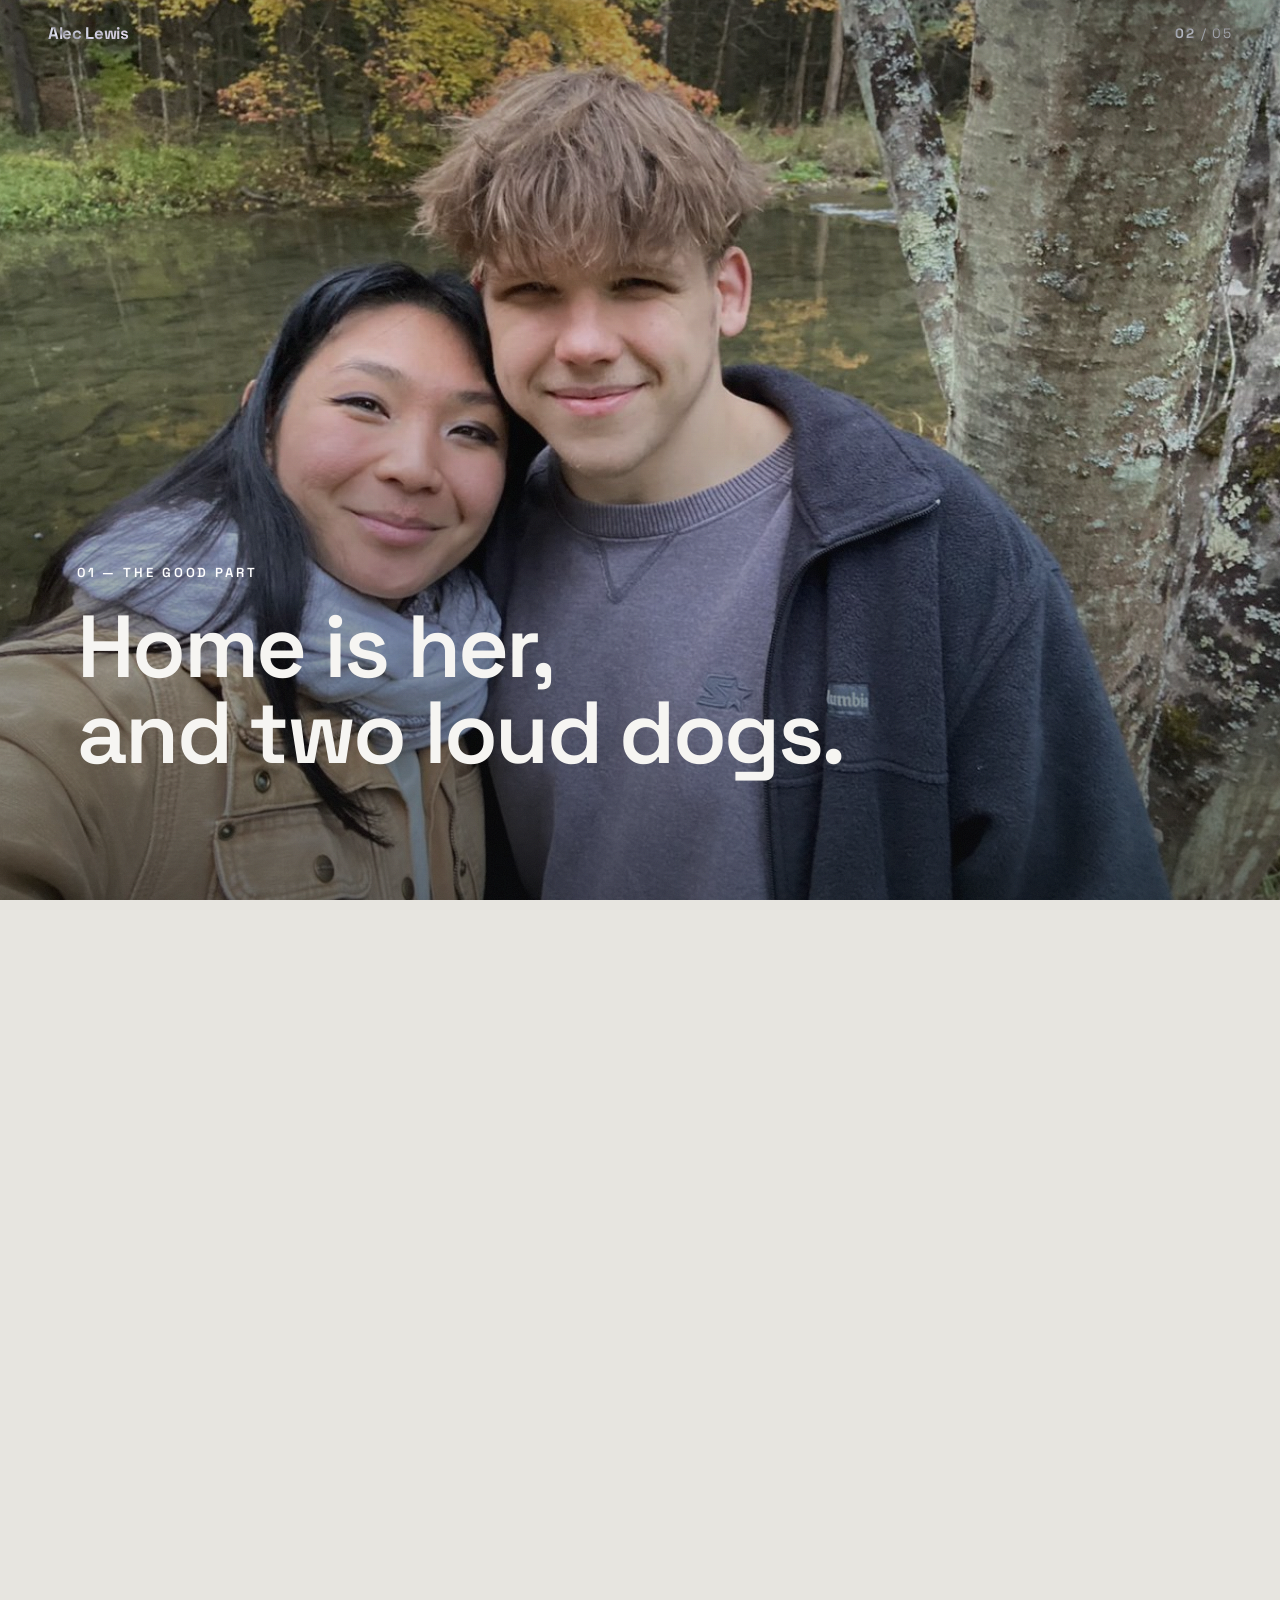
<file: immersive/index.html>
<!DOCTYPE html>
<html lang="en">
<head>
  <meta charset="UTF-8">
  <meta name="viewport" content="width=device-width, initial-scale=1.0">
  <title>Alec Lewis — (immersive slice)</title>
  <meta name="robots" content="noindex">
  <link rel="preconnect" href="https://fonts.googleapis.com">
  <link rel="preconnect" href="https://fonts.gstatic.com" crossorigin>
  <link rel="stylesheet" href="https://fonts.googleapis.com/css2?family=Space+Grotesk:wght@400;500;600;700&family=Inter:wght@400;500;600&display=swap">
  <link rel="stylesheet" href="styles.css">
  <script src="script.js" defer></script>
</head>
<body>

  <!-- fixed full-screen scene stage (photos/video crossfade behind the text) -->
  <div class="stage" aria-hidden="true">
    <div class="layer is-active" data-layer="0"></div>
    <div class="layer" data-layer="1">
      <img src="../assets/personal/gf-and-me.jpg" alt="" loading="eager">
    </div>
    <div class="layer" data-layer="2">
      <video src="../assets/personal/climbing.mp4" poster="../assets/personal/climbing-poster.jpg" autoplay loop muted playsinline preload="auto"></video>
    </div>
    <div class="layer" data-layer="3">
      <img src="../assets/personal/photo-trestle.jpg" alt="" loading="lazy">
    </div>
    <div class="layer" data-layer="4">
      <img src="../assets/personal/dogs.jpg" alt="" loading="lazy">
    </div>
    <div class="grain"></div>
  </div>

  <header class="hud">
    <a class="hud-name" href="#s0">Alec Lewis</a>
    <span class="hud-index"><b id="idx">01</b> / 05</span>
  </header>

  <!-- smooth-scrolled content -->
  <div class="scroll" id="scroll">
    <section class="scene scene--center" id="s0" data-scene="0">
      <div class="scene-in">
        <p class="kicker">Personal site — State College, PA</p>
        <h1 class="mega">ALEC<br>LEWIS</h1>
        <p class="lede">I build music software &amp; automation — and spend the rest of the time outside with a camera.</p>
        <p class="cue">scroll <span aria-hidden="true">↓</span></p>
      </div>
    </section>

    <section class="scene scene--dark scene--bl" id="s1" data-scene="1">
      <div class="scene-in">
        <p class="kicker kicker--light">01 — the good part</p>
        <h2 class="big">Home is her,<br>and two loud dogs.</h2>
      </div>
    </section>

    <section class="scene scene--dark scene--br" id="s2" data-scene="2">
      <div class="scene-in">
        <p class="kicker kicker--light">02 — off the wall</p>
        <h2 class="big">I climb to stop<br>thinking about code.</h2>
      </div>
    </section>

    <section class="scene scene--dark scene--bl" id="s3" data-scene="3">
      <div class="scene-in">
        <p class="kicker kicker--light">03 — behind the camera</p>
        <h2 class="big">And I chase<br>the light.</h2>
      </div>
    </section>

    <section class="scene scene--dark scene--center" id="s4" data-scene="4">
      <div class="scene-in">
        <p class="kicker kicker--light">this is just the intro</p>
        <h2 class="big">There's a whole<br>lot more.</h2>
        <p class="lede lede--light">If this feels right, I'll build the rest of it — dogs, ducks, the music tools, the works — in exactly this world.</p>
      </div>
    </section>
  </div>

</body>
</html>
</file>
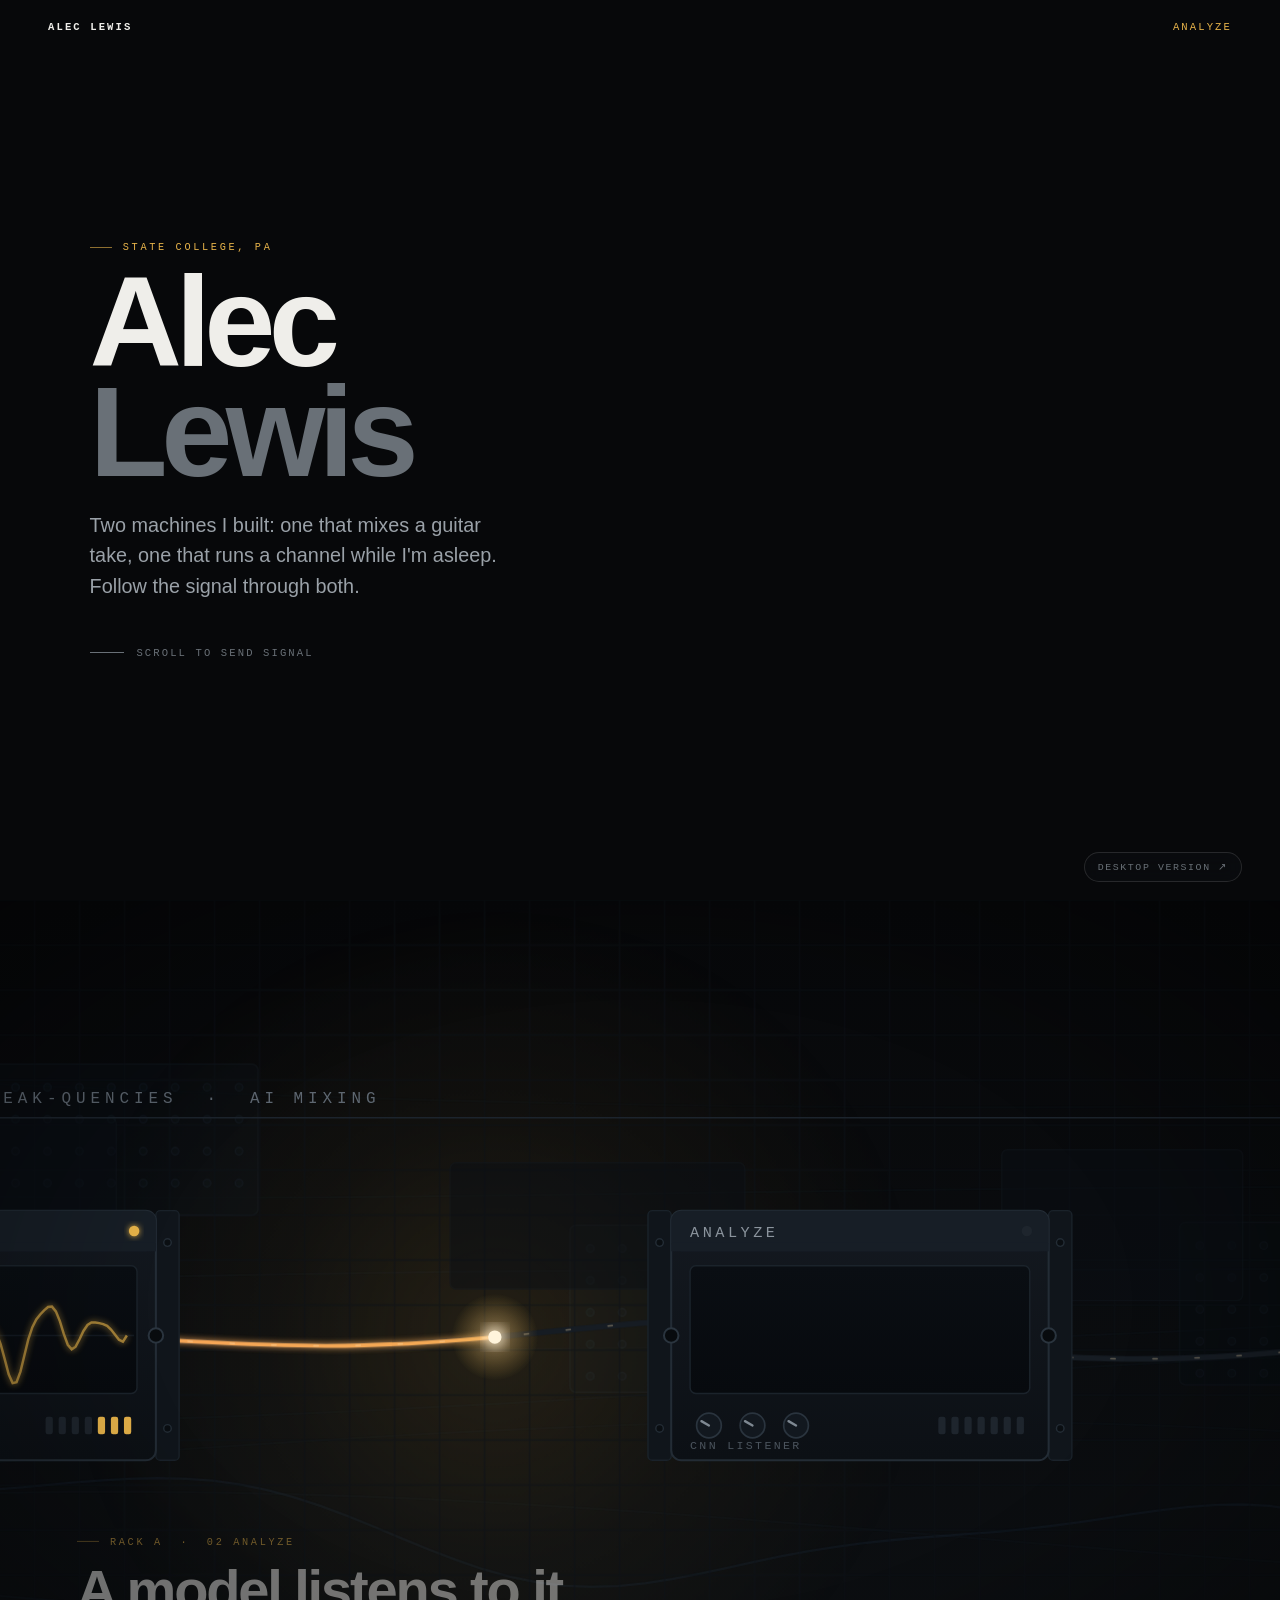
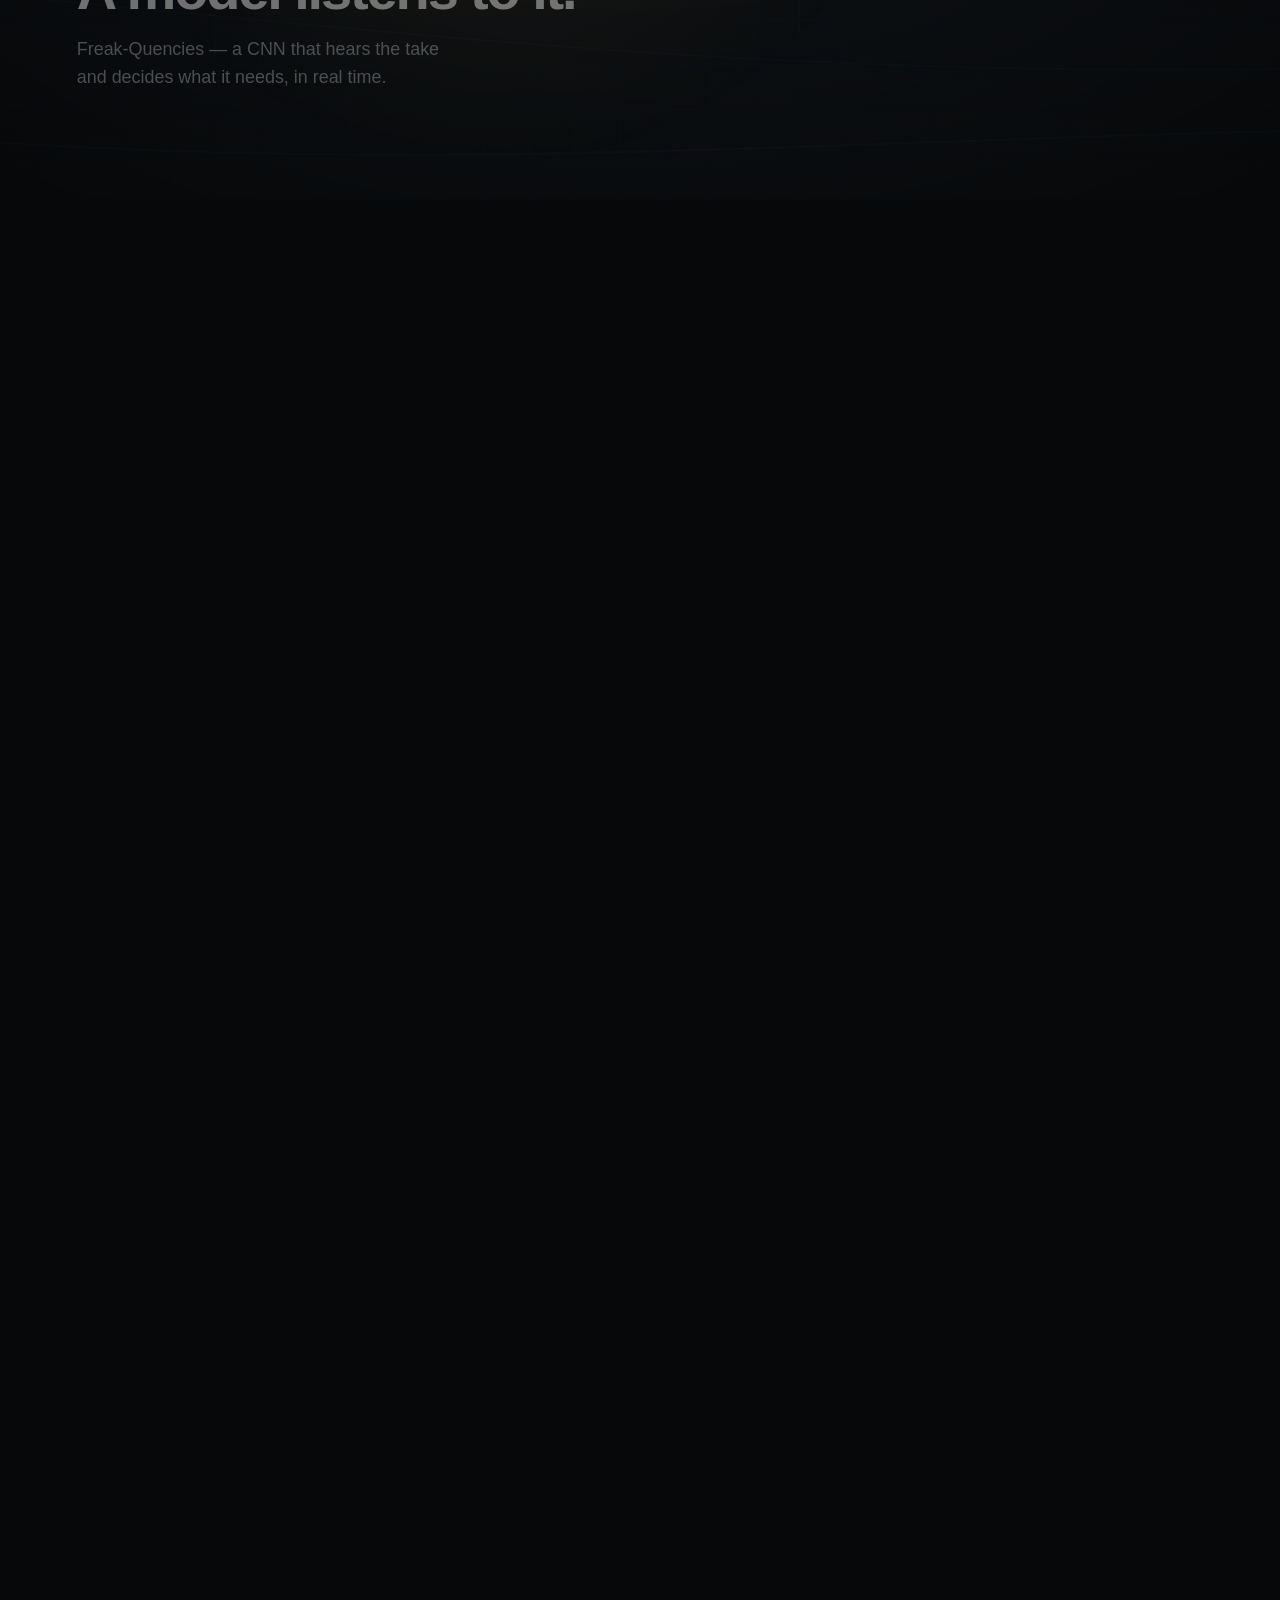
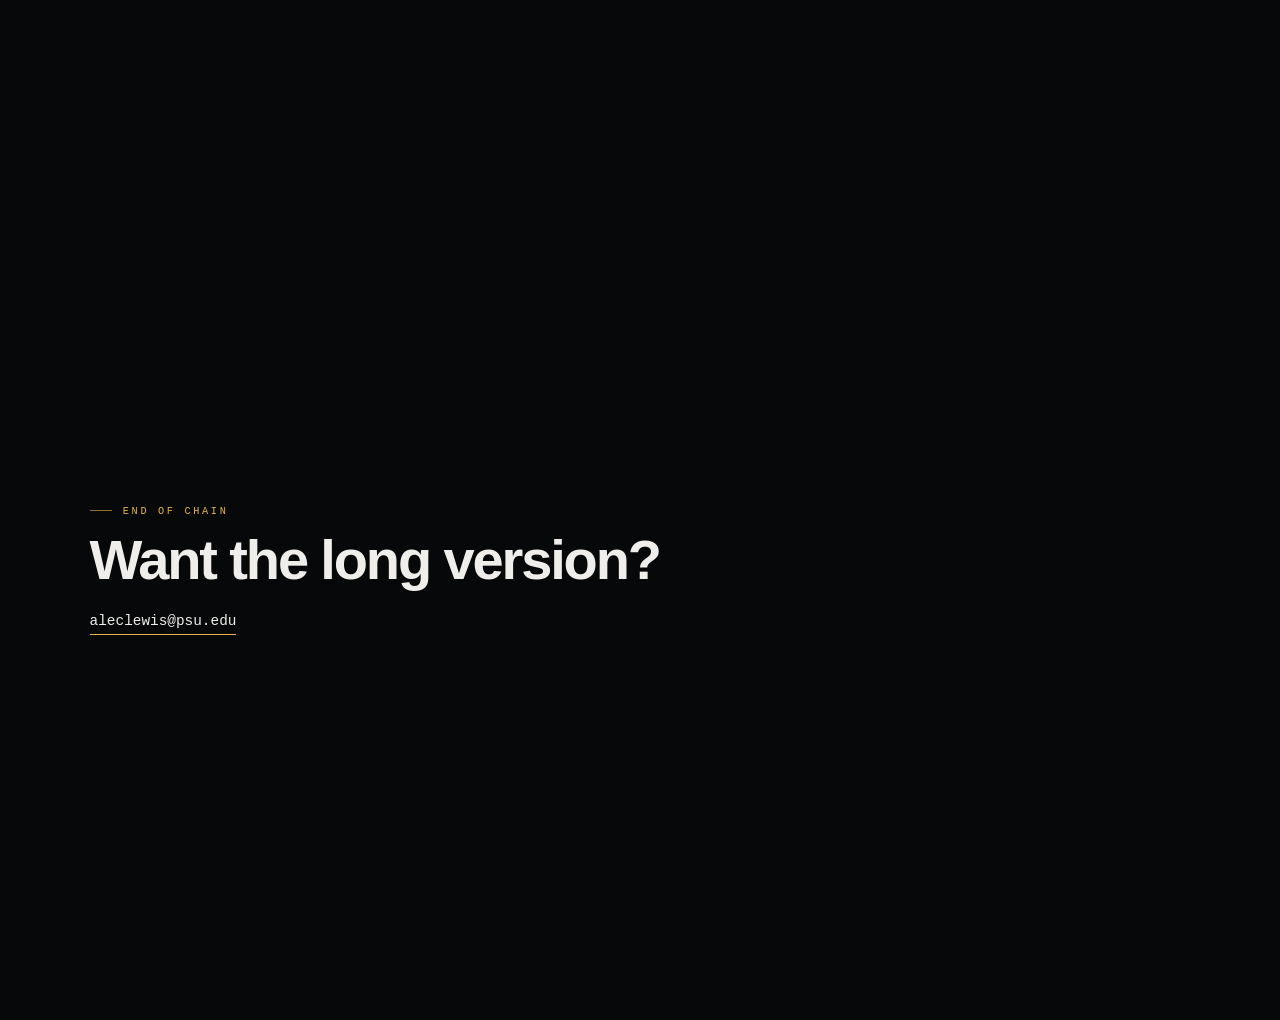
<file: signalpath.html>
<!DOCTYPE html>
<html lang="en">
<head>
<meta charset="UTF-8">
<meta name="viewport" content="width=device-width, initial-scale=1.0">
<title>Alec Lewis — audio software &amp; automation</title>
<meta name="description" content="Follow the signal through the two machines Alec Lewis built — an AI mixing plugin and an automated channel.">
<meta name="theme-color" content="#07080A">
<link rel="canonical" href="https://aleclewiss.github.io/">
<meta property="og:title" content="Alec Lewis">
<meta property="og:description" content="Two machines I built: one mixes a guitar take, one runs a channel while I'm asleep.">
<meta property="og:url" content="https://aleclewiss.github.io/">
<meta property="og:type" content="website">
<meta property="og:image" content="https://aleclewiss.github.io/assets/og.jpg">
<meta name="twitter:card" content="summary_large_image">
<meta name="twitter:image" content="https://aleclewiss.github.io/assets/og.jpg">
<link rel="icon" href="assets/favicon-32.png">
<link rel="icon" type="image/png" sizes="32x32" href="assets/favicon-32.png">
<link rel="apple-touch-icon" href="assets/apple-touch-icon.png">
</head>
<body>
<a class="alt-view" href="./">Desktop version&nbsp;&#8599;</a>
<style>
  :root{
    --bg:#07080A; --ink:#EFEEEA; --muted:#697077; --sig:#E8B44A; --sig2:#FF9E5E; --cyan:#5BC8C0;
    --sans:-apple-system,BlinkMacFont,"Segoe UI",Roboto,Helvetica,Arial,sans-serif;
    --mono:ui-monospace,"SF Mono","Cascadia Code",Menlo,Consolas,monospace;
  }
  *{margin:0;padding:0;box-sizing:border-box;}
  .alt-view{position:fixed;right:clamp(1rem,4vw,2.4rem);bottom:1.1rem;z-index:60;font-family:var(--mono);font-size:.62rem;letter-spacing:.16em;text-transform:uppercase;color:var(--muted);text-decoration:none;padding:.5rem .8rem;border:1px solid rgba(255,255,255,.12);border-radius:999px;background:rgba(12,14,18,.6);-webkit-backdrop-filter:blur(8px);backdrop-filter:blur(8px);transition:color .2s,border-color .2s;}
  .alt-view:hover{color:var(--sig);border-color:var(--sig);}
  body{background:var(--bg);color:var(--ink);font-family:var(--sans);-webkit-font-smoothing:antialiased;overflow-x:hidden;}

  .hud{position:fixed;z-index:40;top:0;left:0;right:0;display:flex;justify-content:space-between;align-items:center;
    padding:1.3rem clamp(1.25rem,4vw,3rem);font-family:var(--mono);font-size:.66rem;letter-spacing:.2em;text-transform:uppercase;color:var(--muted);}
  .hud b{color:var(--ink);font-weight:600;}
  .hud .stage{color:var(--sig);transition:color .5s;}
  .bar{position:fixed;top:0;left:0;height:1.5px;background:linear-gradient(90deg,var(--sig2),var(--sig));width:0;z-index:41;box-shadow:0 0 12px rgba(232,180,74,.55);}

  .track{height:980vh;position:relative;}
  .pin{position:sticky;top:0;height:100vh;overflow:hidden;}
  #rig{position:absolute;inset:0;width:100%;height:100%;display:block;}

  .beats{position:absolute;inset:0;z-index:5;pointer-events:none;}
  .beat{position:absolute;left:0;bottom:13vh;padding:0 clamp(1.5rem,6vw,6rem);max-width:42rem;opacity:0;}
  .idx{font-family:var(--mono);font-size:.64rem;letter-spacing:.26em;text-transform:uppercase;color:var(--sig);margin-bottom:.85rem;display:flex;align-items:center;gap:.7rem;}
  .idx i{display:inline-block;width:22px;height:1px;background:currentColor;opacity:.6;}
  .beat.b2 .idx{color:var(--cyan);}
  .line{font-weight:700;font-size:clamp(1.9rem,4.6vw,3.5rem);line-height:1.05;letter-spacing:-.038em;text-wrap:balance;}
  .sub{font-size:clamp(.98rem,1.4vw,1.12rem);color:#9aa1a8;margin-top:.9rem;line-height:1.6;max-width:38ch;}

  .flat{min-height:100vh;display:flex;align-items:center;padding:clamp(2rem,7vw,7rem);position:relative;z-index:2;}
  .name{font-weight:800;font-size:clamp(3rem,11vw,8rem);line-height:.86;letter-spacing:-.052em;}
  .name span{color:var(--muted);}
  .lede{font-size:clamp(1.02rem,1.6vw,1.24rem);color:#9aa1a8;max-width:38ch;margin-top:1.4rem;line-height:1.55;}
  .cue{font-family:var(--mono);font-size:.66rem;letter-spacing:.2em;text-transform:uppercase;color:var(--muted);margin-top:2.8rem;display:flex;align-items:center;gap:.8rem;}
  .cue s{display:inline-block;width:34px;height:1px;background:var(--muted);text-decoration:none;animation:slide 2.2s ease-in-out infinite;}
  @keyframes slide{0%,100%{transform:scaleX(.4);transform-origin:left;opacity:.4}50%{transform:scaleX(1);transform-origin:left;opacity:1}}
  .mail{display:inline-block;margin-top:1.5rem;font-family:var(--mono);font-size:.9rem;color:var(--ink);text-decoration:none;border-bottom:1px solid var(--sig);padding-bottom:.3rem;}
  .mail:hover{color:var(--sig);}
  .fadeup{opacity:0;transform:translateY(16px);transition:opacity 1s cubic-bezier(.22,1,.36,1),transform 1s cubic-bezier(.22,1,.36,1);}
  .fadeup.on{opacity:1;transform:none;}
  @media (prefers-reduced-motion:reduce){.fadeup{opacity:1;transform:none;transition:none;}.cue s{animation:none;}}
</style>

<div class="bar" id="bar"></div>
<header class="hud"><span><b>Alec Lewis</b></span><span class="stage" id="lbl">ready</span></header>

<section class="flat">
  <div>
    <p class="idx fadeup on"><i></i>State College, PA</p>
    <h1 class="name fadeup on">Alec<br><span>Lewis</span></h1>
    <p class="lede fadeup on">Two machines I built: one that mixes a guitar take, one that runs a channel while I'm asleep. Follow the signal through both.</p>
    <p class="cue fadeup on"><s></s>scroll to send signal</p>
  </div>
</section>

<div class="track" id="track">
  <div class="pin">
    <svg id="rig" viewBox="0 0 1000 620" preserveAspectRatio="xMidYMid slice" aria-hidden="true">
      <defs>
        <filter id="bloom" x="-60%" y="-60%" width="220%" height="220%">
          <feGaussianBlur stdDeviation="5" result="b"/>
          <feMerge><feMergeNode in="b"/><feMergeNode in="b"/><feMergeNode in="SourceGraphic"/></feMerge>
        </filter>
        <filter id="softbloom" x="-40%" y="-40%" width="180%" height="180%">
          <feGaussianBlur stdDeviation="2.2" result="b"/>
          <feMerge><feMergeNode in="b"/><feMergeNode in="SourceGraphic"/></feMerge>
        </filter>
        <radialGradient id="pulseGlow"><stop offset="0" stop-color="#FFD79A" stop-opacity=".7"/><stop offset="1" stop-color="#E8B44A" stop-opacity="0"/></radialGradient>
        <radialGradient id="sunGlow"><stop offset="0" stop-color="#FFB259" stop-opacity=".36"/><stop offset="1" stop-color="#E8B44A" stop-opacity="0"/></radialGradient>
        <linearGradient id="sky" x1="0" y1="0" x2="0" y2="1">
          <stop id="skyA" offset="0" stop-color="#07080A"/><stop id="skyB" offset="1" stop-color="#0D1013"/>
        </linearGradient>
        <linearGradient id="panelG" x1="0" y1="0" x2="0" y2="1">
          <stop offset="0" stop-color="#141920"/><stop offset="1" stop-color="#0C1015"/>
        </linearGradient>
        <linearGradient id="screenG" x1="0" y1="0" x2="0" y2="1">
          <stop offset="0" stop-color="#0A0E13"/><stop offset="1" stop-color="#070A0E"/>
        </linearGradient>
        <linearGradient id="barG" x1="0" y1="1" x2="0" y2="0">
          <stop offset="0" stop-color="#8A5F1E"/><stop offset="0.55" stop-color="#E8B44A"/><stop offset="1" stop-color="#FFD79A"/>
        </linearGradient>
        <linearGradient id="eqFill" x1="0" y1="0" x2="0" y2="1">
          <stop offset="0" stop-color="#E8B44A" stop-opacity=".30"/><stop offset="1" stop-color="#E8B44A" stop-opacity="0"/>
        </linearGradient>
        <!-- amber through the audio rack, cyan through the automation rack, dawn at the end -->
        <linearGradient id="cableG" gradientUnits="userSpaceOnUse" x1="110" y1="0" x2="4400" y2="0">
          <stop offset="0.00" stop-color="#FF9E5E"/>
          <stop offset="0.34" stop-color="#E8B44A"/>
          <stop offset="0.47" stop-color="#9FBE86"/>
          <stop offset="0.56" stop-color="#5BC8C0"/>
          <stop offset="0.74" stop-color="#5BC8C0"/>
          <stop offset="0.86" stop-color="#C79A6B"/>
          <stop offset="1.00" stop-color="#FFC46B"/>
        </linearGradient>
        <radialGradient id="lightG">
          <stop offset="0" stop-color="#E8B44A" stop-opacity=".13"/>
          <stop offset="0.5" stop-color="#E8B44A" stop-opacity=".045"/>
          <stop offset="1" stop-color="#E8B44A" stop-opacity="0"/>
        </radialGradient>
        <radialGradient id="vig" cx="0.5" cy="0.45" r="0.75">
          <stop offset="0.45" stop-color="#000" stop-opacity="0"/>
          <stop offset="1" stop-color="#000" stop-opacity=".55"/>
        </radialGradient>
        <clipPath id="cs3"><rect x="2447" y="252" width="224" height="88" rx="4"/></clipPath>
      </defs>

      <rect width="1000" height="620" fill="url(#sky)"/>

      <g id="bg">
        <g id="bgContours" opacity=".85"></g>
        <g id="bgWave" opacity=".5"></g>
        <g id="bgPatch" opacity=".75"></g>
      </g>
      <circle id="pulseLight" r="300" fill="url(#lightG)" opacity="0"/>
      <g id="grid" opacity=".55"></g>
      <g id="dust"></g>

      <g id="world">
        <g id="backrack" opacity=".5"></g>
        <g id="rackLabels"></g>

        <path id="cable" fill="none" stroke="#161C23" stroke-width="4" stroke-linecap="round"></path>
        <path id="cableLit" fill="none" stroke="url(#cableG)" stroke-width="2.6" stroke-linecap="round"
              stroke-dasharray="1" stroke-dashoffset="1" filter="url(#softbloom)"></path>
        <path id="cableFlow" fill="none" stroke="#FFE6B8" stroke-width="1" stroke-linecap="round" opacity=".55"
              stroke-dasharray="3 26"></path>

        <g id="modules"></g>
        <g id="viz"></g>

        <g id="terrain" opacity="0">
          <circle id="sunHalo" cx="4060" cy="470" r="240" fill="url(#sunGlow)"/>
          <circle id="sun" cx="4060" cy="470" r="36" fill="#FFC46B" filter="url(#softbloom)"/>
          <path id="ridgeC" fill="#151B22"></path>
          <path id="ridgeB" fill="#0E1319"></path>
          <path id="ridgeA" fill="#080B0E"></path>
          <g id="birds"></g>
        </g>

        <circle id="pulseHalo" r="30" fill="url(#pulseGlow)" opacity="0"/>
        <circle id="pulse" r="4.6" fill="#FFF4DC" opacity="0" filter="url(#bloom)"/>
      </g>

      <rect width="1000" height="620" fill="url(#vig)" pointer-events="none"/>
    </svg>

    <div class="beats" id="beats">
      <div class="beat" data-in="0.00" data-out="0.14">
        <p class="idx"><i></i>rack a &nbsp;&#183;&nbsp; 01 input</p>
        <h2 class="line">It starts with a guitar take.</h2>
        <p class="sub">One DI signal, unprocessed, slightly too loud. This is the machine I built to mix it.</p>
      </div>
      <div class="beat" data-in="0.15" data-out="0.30">
        <p class="idx"><i></i>rack a &nbsp;&#183;&nbsp; 02 analyze</p>
        <h2 class="line">A model listens to it.</h2>
        <p class="sub">Freak-Quencies &mdash; a CNN that hears the take and decides what it needs, in real time.</p>
      </div>
      <div class="beat" data-in="0.31" data-out="0.46">
        <p class="idx"><i></i>rack a &nbsp;&#183;&nbsp; 03 process</p>
        <h2 class="line">It writes the chain itself.</h2>
        <p class="sub">Twenty-four parameters of EQ and compression, live in Ableton. The moves I'd make, faster.</p>
      </div>
      <div class="beat b2" data-in="0.47" data-out="0.62">
        <p class="idx"><i></i>rack b &nbsp;&#183;&nbsp; 04 source</p>
        <h2 class="line">Different machine, different signal.</h2>
        <p class="sub">Aminal House runs on video, not audio. Python pulls clips; nothing here touches the guitar rig.</p>
      </div>
      <div class="beat b2" data-in="0.63" data-out="0.78">
        <p class="idx"><i></i>rack b &nbsp;&#183;&nbsp; 05 verify + publish</p>
        <h2 class="line">Then it posts without me.</h2>
        <p class="sub">CLIP checks every clip is on-brief, AI narrates it, and one job ships to four platforms. 108 posts, 177K views, zero hands.</p>
      </div>
      <div class="beat" data-in="0.79" data-out="1.00">
        <p class="idx"><i></i>06 out</p>
        <h2 class="line">And I close the laptop.</h2>
        <p class="sub">Both machines keep running. I don't &mdash; usually I'm on a rock somewhere, with two dogs in the back seat.</p>
      </div>
    </div>
  </div>
</div>

<section class="flat">
  <div>
    <p class="idx fadeup"><i></i>end of chain</p>
    <h2 class="line fadeup">Want the long version?</h2>
    <a class="mail fadeup" href="mailto:aleclewis@psu.edu">aleclewis@psu.edu</a>
  </div>
</section>

<script>
(function(){
  var reduce=matchMedia("(prefers-reduced-motion:reduce)").matches;
  var track=document.getElementById("track"),bar=document.getElementById("bar"),lbl=document.getElementById("lbl");
  var VW=1000,VH=620,WORLD=4500;
  var clamp=function(v,a,b){return v<a?a:v>b?b:v;};
  var ease=function(t){return t<.5?4*t*t*t:1-Math.pow(-2*t+2,3)/2;};
  var SIG="#E8B44A",CYAN="#5BC8C0",OFF="#1E252D";

  // ---------- ambient ----------
  (function(){var g=document.getElementById("grid"),h="",i;
    for(i=0;i<=20;i++)h+='<line x1="-40" y1="'+(i*31)+'" x2="1040" y2="'+(i*31)+'" stroke="#0F141A" stroke-width="1"/>';
    for(i=0;i<=34;i++)h+='<line x1="'+(i*31)+'" y1="0" x2="'+(i*31)+'" y2="620" stroke="#0F141A" stroke-width="1"/>';
    g.innerHTML=h;})();
  (function(){var g=document.getElementById("dust"),h="",i,s=13;
    function r(){s=(s*1103515245+12345)%2147483647;return s/2147483647;}
    for(i=0;i<46;i++)h+='<circle class="dt" cx="'+(r()*1000).toFixed(1)+'" cy="'+(r()*620).toFixed(1)+'" r="'+(0.5+r()*1.1).toFixed(2)+'" fill="#E8D9BA" opacity="'+(0.06+r()*0.14).toFixed(2)+'"/>';
    g.innerHTML=h;})();
  var dust=[].slice.call(document.querySelectorAll(".dt"));

  var BGW=5600;
  (function(){var g=document.getElementById("bgContours"),h="",c,i;
    for(c=0;c<9;c++){var base=120+c*54,amp=16+c*4.5,d="",N=110;
      for(i=0;i<=N;i++){var q=i/N,x=q*BGW;
        var y=base+Math.sin(q*7.5+c*.8)*amp+Math.sin(q*19+c*1.7)*amp*.32+Math.sin(q*3.1+c*.4)*amp*.6;
        d+=(i?"L":"M")+x.toFixed(1)+" "+y.toFixed(1)+" ";}
      h+='<path class="ct" d="'+d.trim()+'" fill="none" stroke="#1A2530" stroke-width="'+(0.8+c*0.06).toFixed(2)+'" opacity="'+(0.30+c*0.05).toFixed(2)+'"/>';}
    g.innerHTML=h;})();
  var contours=[].slice.call(document.querySelectorAll(".ct"));
  (function(){var g=document.getElementById("bgWave"),d="",i,N=300;
    for(i=0;i<=N;i++){var q=i/N,x=q*BGW;
      var env=0.4+0.6*Math.pow(Math.sin(Math.PI*Math.min(q*1.15,1)),0.5);
      var s=Math.sin(q*46)*.55+Math.sin(q*17+1.2)*.3+Math.sin(q*97+2)*.14;
      d+=(i?"L":"M")+x.toFixed(1)+" "+(430-s*80*env).toFixed(1)+" ";}
    g.innerHTML='<path id="ghostwave" d="'+d.trim()+'" fill="none" stroke="#151F2A" stroke-width="1.6"/>';})();
  (function(){var g=document.getElementById("bgPatch"),h="",i,j,k,s=91;
    function r(){s=(s*1103515245+12345)%2147483647;return s/2147483647;}
    for(i=0;i<13;i++){var x=140+i*430+r()*70,y=96+r()*300,w=150+r()*120,hh=64+r()*54;
      h+='<g opacity="'+(0.5+r()*0.5).toFixed(2)+'"><rect x="'+x.toFixed(0)+'" y="'+y.toFixed(0)+'" width="'+w.toFixed(0)+'" height="'+hh.toFixed(0)+'" rx="4" fill="#0A0F14" stroke="#141C24" stroke-width="1"/>';
      var cols=Math.floor(w/22),rows=Math.floor(hh/22);
      for(j=0;j<cols;j++)for(k=0;k<rows;k++)h+='<circle cx="'+(x+14+j*22).toFixed(0)+'" cy="'+(y+16+k*22).toFixed(0)+'" r="2.6" fill="#0D141B" stroke="#16202A" stroke-width="0.9"/>';
      h+='</g>';}
    g.innerHTML=h;})();
  var bgContours=document.getElementById("bgContours"),bgWave=document.getElementById("bgWave"),
      bgPatch=document.getElementById("bgPatch"),pulseLight=document.getElementById("pulseLight"),
      ghostwave=document.getElementById("ghostwave");

  // ---------- cable ----------
  var cable=document.getElementById("cable"),lit=document.getElementById("cableLit"),flow=document.getElementById("cableFlow");
  var D="M110 330 C 300 330, 360 300, 520 300 S 720 316, 880 300 S 1000 288, 1120 302 "+
        "S 1340 326, 1500 300 S 1600 288, 1700 300 S 1900 320, 2060 300 "+
        "S 2260 282, 2420 300 S 2500 294, 2560 300 S 2800 322, 2960 300 "+
        "S 3060 292, 3120 300 S 3340 300, 3480 300 S 3700 322, 3860 400 "+
        "S 4120 500, 4400 468";
  cable.setAttribute("d",D);lit.setAttribute("d",D);flow.setAttribute("d",D);
  var L=lit.getTotalLength();
  lit.style.strokeDasharray=L;lit.style.strokeDashoffset=L;

  (function(){var g=document.getElementById("backrack"),h="",i;
    for(i=0;i<12;i++){var x=200+i*380,w=150+((i*53)%90),y=150+((i*31)%40);
      h+='<rect x="'+x+'" y="'+y+'" width="'+w+'" height="'+(70+((i*17)%50))+'" rx="4" fill="#0B0F14" stroke="#11171E" stroke-width="1"/>';}
    g.innerHTML=h;})();

  // ---------- rack headers ----------
  (function(){
    var g=document.getElementById("rackLabels");
    g.innerHTML=
      '<g id="rl0"><line x1="380" y1="150" x2="1860" y2="150" stroke="#1C242D" stroke-width="1"/>'+
      '<text x="380" y="140" font-family="ui-monospace,monospace" font-size="11" letter-spacing="3.4" fill="#5E6771">RACK A &#160;&#160;/&#160;&#160; FREAK-QUENCIES &#160;&#183;&#160; AI MIXING</text></g>'+
      '<g id="rl1"><line x1="2420" y1="150" x2="3500" y2="150" stroke="#1C242D" stroke-width="1"/>'+
      '<text x="2420" y="140" font-family="ui-monospace,monospace" font-size="11" letter-spacing="3.4" fill="#4E6D6B">RACK B &#160;&#160;/&#160;&#160; AMINAL HOUSE &#160;&#183;&#160; CHANNEL AUTOMATION</text></g>'+
      '<g id="divider" opacity="0"><line x1="2180" y1="180" x2="2180" y2="440" stroke="#1A222A" stroke-width="1" stroke-dasharray="4 8"/>'+
      '<text x="2192" y="196" font-family="ui-monospace,monospace" font-size="9" letter-spacing="2" fill="#3E4750">SEPARATE SYSTEM</text></g>';
  })();
  var rl0=document.getElementById("rl0"),rl1=document.getElementById("rl1"),divider=document.getElementById("divider");

  // ---------- modules ----------
  var MODS=[
    {x:520, w:230,label:"DI  IN",   sub:"instrument",   rack:0},
    {x:1120,w:260,label:"ANALYZE",  sub:"cnn listener", rack:0},
    {x:1700,w:280,label:"EQ + COMP",sub:"24 params",    rack:0},
    {x:2560,w:250,label:"CLIPS  IN",sub:"source video", rack:1},
    {x:3120,w:270,label:"VERIFY",   sub:"clip + narrate",rack:1}
  ];
  (function(){
    var g=document.getElementById("modules"),h="",i,j;
    for(i=0;i<MODS.length;i++){
      var m=MODS[i],w=m.w,x=m.x-w/2,y=214,hh=172,accent=m.rack?CYAN:SIG;
      h+='<g class="mod" data-i="'+i+'" opacity="0">';
      h+='<rect x="'+(x-16)+'" y="'+y+'" width="16" height="'+hh+'" rx="3" fill="#10151B" stroke="#1A222A" stroke-width="1"/>';
      h+='<rect x="'+(x+w)+'" y="'+y+'" width="16" height="'+hh+'" rx="3" fill="#10151B" stroke="#1A222A" stroke-width="1"/>';
      for(j=0;j<2;j++){var sy=y+22+j*(hh-44);
        h+='<circle cx="'+(x-8)+'" cy="'+sy+'" r="2.6" fill="#0A0E12" stroke="#232C35" stroke-width="1"/>';
        h+='<circle cx="'+(x+w+8)+'" cy="'+sy+'" r="2.6" fill="#0A0E12" stroke="#232C35" stroke-width="1"/>';}
      h+='<rect x="'+x+'" y="'+y+'" width="'+w+'" height="'+hh+'" rx="7" fill="url(#panelG)" stroke="#232C35" stroke-width="1.4"/>';
      h+='<rect x="'+x+'" y="'+y+'" width="'+w+'" height="28" rx="7" fill="#171E26"/>';
      h+='<rect x="'+x+'" y="'+(y+22)+'" width="'+w+'" height="6" fill="#171E26"/>';
      h+='<text x="'+(x+13)+'" y="'+(y+18)+'" font-family="ui-monospace,monospace" font-size="10.5" letter-spacing="2.4" fill="#8B949D">'+m.label+'</text>';
      h+='<circle class="led" data-i="'+i+'" cx="'+(x+w-15)+'" cy="'+(y+14)+'" r="3.6" fill="'+OFF+'"/>';
      h+='<rect x="'+(x+13)+'" y="'+(y+38)+'" width="'+(w-26)+'" height="88" rx="4" fill="url(#screenG)" stroke="#1B232B" stroke-width="1"/>';
      for(j=0;j<3;j++){var kx=x+26+j*30,ky=y+148;
        h+='<circle cx="'+kx+'" cy="'+ky+'" r="8.5" fill="#12181F" stroke="#2A343E" stroke-width="1.2"/>';
        h+='<line class="knob" data-i="'+(i*3+j)+'" x1="'+kx+'" y1="'+ky+'" x2="'+kx+'" y2="'+(ky-6)+'" stroke="#7E8892" stroke-width="1.6" stroke-linecap="round"/>';}
      for(j=0;j<7;j++)h+='<rect class="mtr" data-i="'+(i*7+j)+'" x="'+(x+w-22-j*9)+'" y="'+(y+142)+'" width="5" height="12" rx="1.5" fill="'+OFF+'"/>';
      h+='<circle cx="'+x+'" cy="300" r="5" fill="#080B0E" stroke="#2A343E" stroke-width="1.4"/>';
      h+='<circle cx="'+(x+w)+'" cy="300" r="5" fill="#080B0E" stroke="#2A343E" stroke-width="1.4"/>';
      h+='<text x="'+(x+13)+'" y="'+(y+hh-8)+'" font-family="ui-monospace,monospace" font-size="8" letter-spacing="1.6" fill="#4B545D">'+m.sub.toUpperCase()+'</text>';
      h+='</g>';
    }
    g.innerHTML=h;})();
  var mods=[].slice.call(document.querySelectorAll(".mod"));
  var leds=[].slice.call(document.querySelectorAll(".led"));
  var knobs=[].slice.call(document.querySelectorAll(".knob"));
  var meters=[].slice.call(document.querySelectorAll(".mtr"));

  // ---------- instrument screens ----------
  var viz=document.getElementById("viz"),vh="";
  vh+='<g id="v0" opacity="0"><line x1="420" y1="300" x2="620" y2="300" stroke="#18202A" stroke-width="1"/>'+
      '<path id="wave" fill="none" stroke="#E8B44A" stroke-width="1.7" filter="url(#softbloom)"/>'+
      '<line id="scan" x1="520" y1="256" x2="520" y2="344" stroke="#FFE6B8" stroke-width="1" opacity=".35"/></g>';
  vh+='<g id="v1" opacity="0"><g id="bars"></g><g id="caps"></g>'+
      '<text id="conf" x="1002" y="264" font-family="ui-monospace,monospace" font-size="8.5" letter-spacing="1.4" fill="#5C666F">CONFIDENCE 0.00</text></g>';
  vh+='<g id="v2" opacity="0"><g id="eqgrid"></g><path id="eqArea" fill="url(#eqFill)"/>'+
      '<path id="eq" fill="none" stroke="#E8B44A" stroke-width="1.9" filter="url(#softbloom)"/><g id="handles"></g></g>';
  vh+='<g id="v3" opacity="0"><g clip-path="url(#cs3)"><g id="film"></g></g></g>';
  vh+='<g id="v4" opacity="0"><g id="frames"></g><g id="outs"></g></g>';
  viz.innerHTML=vh;

  (function(){var g=document.getElementById("bars"),c=document.getElementById("caps"),h="",hc="",i,NB=26;
    for(i=0;i<NB;i++){var x=1120-115+i*9;
      h+='<rect class="sb" x="'+x+'" y="298" width="5" height="3" rx="2" fill="url(#barG)"/>';
      hc+='<rect class="cap" x="'+x+'" y="290" width="5" height="1.6" rx="1" fill="#FFE6B8" opacity=".8"/>';}
    g.innerHTML=h;c.innerHTML=hc;})();
  var sbars=[].slice.call(document.querySelectorAll(".sb")),caps=[].slice.call(document.querySelectorAll(".cap"));
  var conf=document.getElementById("conf");

  (function(){var g=document.getElementById("eqgrid"),h="",i;
    for(i=0;i<6;i++){var x=1700-120+i*48;h+='<line x1="'+x+'" y1="256" x2="'+x+'" y2="344" stroke="#161D25" stroke-width="1"/>';}
    h+='<line x1="1580" y1="300" x2="1820" y2="300" stroke="#1C242D" stroke-width="1"/>';g.innerHTML=h;})();
  (function(){var g=document.getElementById("handles"),h="",i;
    for(i=0;i<3;i++)h+='<circle class="hd" r="3.4" fill="#0A0E12" stroke="#E8B44A" stroke-width="1.5" opacity="0"/>';
    g.innerHTML=h;})();
  var handles=[].slice.call(document.querySelectorAll(".hd"));
  var eqPath=document.getElementById("eq"),eqArea=document.getElementById("eqArea"),
      wavePath=document.getElementById("wave"),scan=document.getElementById("scan");

  // film strip (CLIPS IN)
  (function(){var g=document.getElementById("film"),h="",i;
    for(i=0;i<9;i++){var x=2455+i*58;
      h+='<g class="fr" data-i="'+i+'"><rect x="'+x+'" y="272" width="50" height="46" rx="2" fill="#101820" stroke="#1F2A33" stroke-width="1"/>';
      for(var j=0;j<3;j++){h+='<rect x="'+(x+6+j*16)+'" y="266" width="6" height="4" rx="1" fill="#0B1218"/>';
        h+='<rect x="'+(x+6+j*16)+'" y="320" width="6" height="4" rx="1" fill="#0B1218"/>';}
      h+='<circle cx="'+(x+25)+'" cy="295" r="9" fill="#16202A"/></g>';}
    g.innerHTML=h;})();
  var film=document.getElementById("film");

  // verify frames + outputs
  (function(){var g=document.getElementById("frames"),h="",i;
    for(i=0;i<8;i++){var col=i%4,row=Math.floor(i/4),x=3000+col*58,y=264+row*42;
      h+='<g class="vf" data-i="'+i+'"><rect x="'+x+'" y="'+y+'" width="48" height="34" rx="2" fill="#101820" stroke="#1F2A33" stroke-width="1"/>'+
         '<path class="tick" data-i="'+i+'" d="M'+(x+17)+' '+(y+18)+' l5 6 l10 -12" fill="none" stroke="#5BC8C0" stroke-width="2" stroke-linecap="round" stroke-linejoin="round" opacity="0"/></g>';}
    g.innerHTML=h;})();
  var vframes=[].slice.call(document.querySelectorAll(".vf")),ticks=[].slice.call(document.querySelectorAll(".tick"));

  (function(){var g=document.getElementById("outs"),h="",i,names=["YOUTUBE","TIKTOK","INSTAGRAM","FACEBOOK"];
    for(i=0;i<4;i++){var y=238+i*42;
      h+='<path class="out" d="M3255 300 C 3320 300, 3340 '+y+', 3420 '+y+'" fill="none" stroke="#5BC8C0" stroke-width="1.5" pathLength="1" stroke-dasharray="1" stroke-dashoffset="1"/>'+
         '<circle class="outd" cx="3420" cy="'+y+'" r="2.6" fill="#5BC8C0" opacity="0"/>'+
         '<text class="outt" x="3434" y="'+(y+3.5)+'" font-family="ui-monospace,monospace" font-size="9.5" letter-spacing="1.6" fill="#7C858E" opacity="0">'+names[i]+'</text>';}
    g.innerHTML=h;})();
  var outs=[].slice.call(document.querySelectorAll(".out")),outts=[].slice.call(document.querySelectorAll(".outt")),
      outds=[].slice.call(document.querySelectorAll(".outd"));

  // ---------- terrain ----------
  function ridge(pts){var P=pts.slice();P.unshift([P[0][0]-240,P[0][1]]);P.push([P[P.length-1][0]+240,P[P.length-1][1]]);
    var d="M"+P[1][0]+" "+P[1][1],i;
    for(i=1;i<P.length-2;i++){var p0=P[i-1],p1=P[i],p2=P[i+1],p3=P[i+2];
      d+=" C"+(p1[0]+(p2[0]-p0[0])/6).toFixed(1)+" "+(p1[1]+(p2[1]-p0[1])/6).toFixed(1)+", "+
             (p2[0]-(p3[0]-p1[0])/6).toFixed(1)+" "+(p2[1]-(p3[1]-p1[1])/6).toFixed(1)+", "+
             p2[0].toFixed(1)+" "+p2[1].toFixed(1);}
    d+=" L"+P[P.length-1][0]+" 700 L"+P[0][0]+" 700 Z";return d;}
  document.getElementById("ridgeC").setAttribute("d",ridge([[3700,452],[3860,410],[4020,442],[4180,398],[4340,436],[4500,414]]));
  document.getElementById("ridgeB").setAttribute("d",ridge([[3700,508],[3880,470],[4040,500],[4200,462],[4360,494],[4520,476]]));
  document.getElementById("ridgeA").setAttribute("d",ridge([[3700,566],[3900,534],[4060,562],[4220,528],[4380,556],[4540,540]]));
  (function(){var g=document.getElementById("birds"),h="",i;
    for(i=0;i<5;i++){var x=3980+i*46+((i%2)*18),y=350+((i*23)%40);
      h+='<path class="bird" d="M'+x+' '+y+' q6 -5 12 0 M'+(x+12)+' '+y+' q6 -5 12 0" fill="none" stroke="#5A6673" stroke-width="1.4" opacity="0"/>';}
    g.innerHTML=h;})();
  var birds=[].slice.call(document.querySelectorAll(".bird"));

  var world=document.getElementById("world"),pulse=document.getElementById("pulse"),halo=document.getElementById("pulseHalo");
  var skyA=document.getElementById("skyA"),skyB=document.getElementById("skyB"),grid=document.getElementById("grid");
  var terrain=document.getElementById("terrain"),backrack=document.getElementById("backrack");
  var v0=document.getElementById("v0"),v1=document.getElementById("v1"),v2=document.getElementById("v2"),
      v3=document.getElementById("v3"),v4=document.getElementById("v4");
  var beats=[].slice.call(document.querySelectorAll(".beat"));
  var labels=["input","analyze","process","source","publish","out"];

  function mix(a,b,t){
    var ar=parseInt(a.substr(1,2),16),ag=parseInt(a.substr(3,2),16),ab=parseInt(a.substr(5,2),16);
    var br=parseInt(b.substr(1,2),16),bg=parseInt(b.substr(3,2),16),bb=parseInt(b.substr(5,2),16);
    return "rgb("+Math.round(ar+(br-ar)*t)+","+Math.round(ag+(bg-ag)*t)+","+Math.round(ab+(bb-ab)*t)+")";}

  var cur=0,T=0;
  function render(p,t){
    var tp=clamp(p,0,1);
    lit.style.strokeDashoffset=(L*(1-tp)).toFixed(1);
    flow.style.strokeDashoffset=(-t*40).toFixed(1);
    flow.setAttribute("opacity",tp>0.01?(0.5*clamp(tp*4,0,1)).toFixed(2):"0");
    var pt=lit.getPointAtLength(L*Math.max(tp,0.0001));
    pulse.setAttribute("cx",pt.x.toFixed(1));pulse.setAttribute("cy",pt.y.toFixed(1));
    halo.setAttribute("cx",pt.x.toFixed(1));halo.setAttribute("cy",pt.y.toFixed(1));
    var vis=tp>0.004?1:0;
    pulse.setAttribute("opacity",vis);halo.setAttribute("opacity",(vis*(0.85+0.15*Math.sin(t*4))).toFixed(2));

    var camX=clamp(pt.x-VW*0.40,0,WORLD-VW);
    world.setAttribute("transform","translate("+(-camX).toFixed(1)+",0)");
    grid.setAttribute("transform","translate("+(-(camX*0.22)%31).toFixed(1)+",0)");
    backrack.setAttribute("transform","translate("+(camX*0.55).toFixed(1)+",0)");
    bgContours.setAttribute("transform","translate("+(-camX*0.10).toFixed(1)+","+(Math.sin(t*0.18)*5).toFixed(2)+")");
    bgWave.setAttribute("transform","translate("+(-camX*0.20).toFixed(1)+","+(Math.sin(t*0.25+1)*8).toFixed(2)+")");
    bgPatch.setAttribute("transform","translate("+(-camX*0.34).toFixed(1)+",0)");
    for(var ci=0;ci<contours.length;ci++)
      contours[ci].setAttribute("opacity",((0.30+ci*0.05)*(0.75+0.25*Math.sin(t*0.5+ci*0.6))).toFixed(3));
    pulseLight.setAttribute("cx",(pt.x-camX).toFixed(1));pulseLight.setAttribute("cy",pt.y.toFixed(1));
    pulseLight.setAttribute("opacity",(vis*(0.85+0.15*Math.sin(t*3))).toFixed(2));
    for(var d0=0;d0<dust.length;d0++)
      dust[d0].setAttribute("cx",(((parseFloat(dust[d0].getAttribute("cx"))+t*(4+(d0%5))*0.6)%1040)-20).toFixed(1));

    // rack headers + divider
    rl0.setAttribute("opacity",clamp((pt.x-260)/200,0,1).toFixed(2));
    rl1.setAttribute("opacity",clamp((pt.x-2180)/200,0,1).toFixed(2));
    divider.setAttribute("opacity",(clamp((pt.x-1960)/160,0,1)*clamp((2700-pt.x)/220,0,1)).toFixed(2));

    for(var i=0;i<mods.length;i++){
      var mx=MODS[i].x,acc=MODS[i].rack?CYAN:SIG;
      mods[i].setAttribute("opacity",clamp((pt.x-(mx-500))/240,0,1).toFixed(2));
      var on=pt.x>mx-MODS[i].w/2-10;
      leds[i].setAttribute("fill",on?acc:OFF);
      leds[i].setAttribute("filter",on?"url(#softbloom)":"");
      for(var k=0;k<3;k++){var kk=knobs[i*3+k];
        var turn=clamp((pt.x-(mx-60))/180,0,1)*(120+k*40)-60;
        kk.setAttribute("transform","rotate("+turn.toFixed(1)+","+kk.getAttribute("x1")+","+kk.getAttribute("y1")+")");}
      for(var mt=0;mt<7;mt++){var mm=meters[i*7+mt];
        var lvl=on?clamp((0.55+0.45*Math.sin(t*5+mt*0.7+i))*7-mt,0,1):0;
        mm.setAttribute("fill",lvl>0.4?(mt>4?(MODS[i].rack?"#9BE6DF":"#FF9E5E"):acc):OFF);}
    }

    // 01 oscilloscope
    var a0=clamp((pt.x-380)/70,0,1)*clamp((1000-pt.x)/190,0,1);
    v0.setAttribute("opacity",a0.toFixed(2));
    if(a0>0.01){var dd="",n,N=70;
      for(n=0;n<=N;n++){var q=n/N,x=520-95+q*190,env=Math.pow(Math.sin(Math.PI*q),.55);
        var s=Math.sin(q*30+t*2)*.55+Math.sin(q*13+1+t)*.32+Math.sin(q*61)*.13;
        dd+=(n?"L":"M")+x.toFixed(1)+" "+(300-s*36*env).toFixed(1)+" ";}
      wavePath.setAttribute("d",dd.trim());
      var sx=(520-95+((t*70)%190)).toFixed(1);scan.setAttribute("x1",sx);scan.setAttribute("x2",sx);}

    // 02 spectrum
    var a1=clamp((pt.x-960)/70,0,1)*clamp((1600-pt.x)/200,0,1);
    v1.setAttribute("opacity",a1.toFixed(2));
    for(var b1=0;b1<sbars.length;b1++){
      var q1=b1/(sbars.length-1);
      var mag=(Math.sin(q1*8+1.1+t*1.6)*.5+.5)*(0.35+0.65*Math.pow(Math.sin(Math.PI*q1),.6));
      var hh1=4+mag*74*a1;
      sbars[b1].setAttribute("y",(300-hh1/2).toFixed(1));sbars[b1].setAttribute("height",hh1.toFixed(1));
      caps[b1].setAttribute("y",(300-hh1/2-4).toFixed(1));caps[b1].setAttribute("opacity",(0.75*a1).toFixed(2));}
    if(conf)conf.textContent="CONFIDENCE "+(clamp((pt.x-990)/200,0,1)*0.97).toFixed(2);

    // 03 EQ
    var a2=clamp((pt.x-1520)/70,0,1)*clamp((2200-pt.x)/200,0,1);
    v2.setAttribute("opacity",a2.toFixed(2));
    var sh=clamp((pt.x-1565)/210,0,1);
    if(a2>0.01){var d2="",n2,N2=80,pts=[];
      for(n2=0;n2<=N2;n2++){var q2=n2/N2,x2=1700-120+q2*240;
        var band=-Math.exp(-Math.pow((q2-.20)/.11,2))*26+Math.exp(-Math.pow((q2-.53)/.09,2))*22-Math.exp(-Math.pow((q2-.84)/.13,2))*17;
        var y2=300+band*sh;d2+=(n2?"L":"M")+x2.toFixed(1)+" "+y2.toFixed(1)+" ";pts.push([x2,y2]);}
      eqPath.setAttribute("d",d2.trim());
      eqArea.setAttribute("d",d2.trim()+"L1820 300 L1580 300 Z");
      var hp=[.20,.53,.84];
      for(var hI=0;hI<3;hI++){var idx=Math.round(hp[hI]*N2);
        handles[hI].setAttribute("cx",pts[idx][0].toFixed(1));handles[hI].setAttribute("cy",pts[idx][1].toFixed(1));
        handles[hI].setAttribute("opacity",(a2*clamp(sh*1.4,0,1)).toFixed(2));}}

    // 04 film strip
    var a3=clamp((pt.x-2400)/70,0,1)*clamp((3000-pt.x)/200,0,1);
    v3.setAttribute("opacity",a3.toFixed(2));
    if(a3>0.01) film.setAttribute("transform","translate("+(-((t*26)%58)).toFixed(1)+",0)");

    // 05 verify + publish
    var a4=clamp((pt.x-2980)/70,0,1);
    v4.setAttribute("opacity",a4.toFixed(2));
    for(var f=0;f<ticks.length;f++)
      ticks[f].setAttribute("opacity",clamp((pt.x-3010-f*16)/45,0,1).toFixed(2));
    for(var o=0;o<outs.length;o++){
      var od=clamp((pt.x-3170-o*40)/140,0,1);
      outs[o].style.strokeDashoffset=(1-od).toFixed(3);
      outds[o].setAttribute("opacity",clamp((od-0.85)*6,0,1).toFixed(2));
      outts[o].setAttribute("opacity",clamp((od-0.8)*5,0,1).toFixed(2));}

    // 06 out
    var out=clamp((p-0.76)/0.24,0,1);
    skyA.setAttribute("stop-color",mix("#07080A","#151D2B",ease(out)));
    skyB.setAttribute("stop-color",mix("#0D1013","#4A2E28",ease(out)));
    grid.setAttribute("opacity",(0.55*(1-out)).toFixed(2));
    backrack.setAttribute("opacity",(0.5*(1-out)).toFixed(2));
    bgPatch.setAttribute("opacity",(0.75*(1-out)).toFixed(2));
    bgWave.setAttribute("opacity",(0.5*(1-out*0.85)).toFixed(2));
    bgContours.setAttribute("opacity",(0.85*(1-out*0.45)).toFixed(2));
    if(ghostwave)ghostwave.setAttribute("stroke",mix("#151F2A","#2A2230",ease(out)));
    terrain.setAttribute("opacity",out.toFixed(2));
    for(var bd=0;bd<birds.length;bd++){
      birds[bd].setAttribute("opacity",clamp((out-0.45-bd*0.06)*3,0,1).toFixed(2));
      birds[bd].setAttribute("transform","translate("+(Math.sin(t*0.6+bd)*5).toFixed(1)+","+(Math.sin(t*1.1+bd*1.3)*3).toFixed(1)+")");}

    var active="";
    for(var k2=0;k2<beats.length;k2++){
      var el=beats[k2],inP=+el.dataset.in,outP=+el.dataset.out;
      var mid=(inP+outP)/2,half=(outP-inP)/2,dist=Math.abs(p-mid)/half;
      var o2=clamp(1.32-dist*1.32,0,1);
      el.style.opacity=o2.toFixed(3);
      el.style.transform="translateY("+((1-o2)*16).toFixed(1)+"px)";
      if(o2>0.5)active=labels[k2];}
    if(active&&lbl.textContent!==active){lbl.textContent=active;
      lbl.style.color=(active==="source"||active==="publish")?CYAN:SIG;}
  }

  function frame(ts){
    T=ts/1000;
    var r=track.getBoundingClientRect(),range=track.offsetHeight-innerHeight;
    var raw=clamp((-r.top)/range,0,1);
    cur+=(raw-cur)*(reduce?1:0.075);
    render(cur,T);
    var sy=scrollY||pageYOffset||0,tot=Math.max(1,document.body.scrollHeight-innerHeight);
    bar.style.width=(sy/tot*100)+"%";
    document.querySelectorAll(".fadeup").forEach(function(el){
      var q=el.getBoundingClientRect();if(q.top<innerHeight*0.86&&q.bottom>0)el.classList.add("on");});
    requestAnimationFrame(frame);
  }

  var qp=new URLSearchParams(location.search).get("p");
  if(qp!==null){cur=clamp(parseFloat(qp)||0,0,1);
    var lock=function(){window.scrollTo(0,track.offsetTop+(track.offsetHeight-innerHeight)*cur);render(cur,2.2);};
    lock();setTimeout(lock,60);setTimeout(lock,220);setInterval(lock,300);return;}
  render(0,0);requestAnimationFrame(frame);
})();
</script>

</body>
</html>
</file>
<file: os/tokens.css>
/* AlecOS — design tokens (SHELL) ------------------------------------------------
   Dark, premium, tactile. Art-directed macOS, not a copy. Consumed by wm.css and
   every app-*.js. Apps read the per-app accent via their window's --accent (set by
   the window manager from registerApp.accent) and may use these globals directly. */

:root{
  color-scheme: dark;

  /* ground + surfaces */
  --bg:#08080B;
  --wall: linear-gradient(rgba(6,6,10,.28), rgba(6,6,10,.42)),
          url("../assets/wallpaper.jpg") center/cover no-repeat,
          #0a0910;
  --surface:#161619;
  --surface-2:#1E1E23;
  --surface-3:#26262c;
  --titlebar: linear-gradient(180deg,#26262d 0%,#1c1c21 100%);
  --well:#0d0d10;

  /* ink */
  --ink:#F2F0F5;
  --ink-soft:#d9d6e0;
  --muted:#9A94A0;
  --dim:#6B6570;
  --faint:#48454f;
  --line:#2A2A32;
  --line-soft:#201f26;

  /* per-app accents */
  --amber:#ecc270;
  --amber-2:#d3a24c;
  --gold:#d3a24c;
  --gold-2:#ecc270;
  --red:#ff0033;
  --pink:#E1306C;
  --coral:#e08167;
  --ok:#7bb98a;
  --blue:#5B8DEF;

  /* default active accent (window manager overrides per window via --accent) */
  --accent:#ecc270;

  /* traffic lights */
  --tl-close:#FF5F57;
  --tl-min:#FEBC2E;
  --tl-zoom:#28C840;

  /* type */
  --sans:-apple-system,BlinkMacSystemFont,"Segoe UI",Roboto,Helvetica,Arial,sans-serif;
  --mono:ui-monospace,"SF Mono","Cascadia Code",Menlo,Consolas,monospace;

  /* geometry */
  --win-radius:13px;
  --ctl-radius:8px;
  --chrome-h:40px;

  /* shadows — soft, layered, low opacity */
  --shadow-win: 0 2px 6px rgba(0,0,0,.34), 0 26px 60px -22px rgba(0,0,0,.72), 0 60px 140px -60px rgba(0,0,0,.7);
  --shadow-win-active: 0 4px 14px rgba(0,0,0,.45), 0 40px 90px -26px rgba(0,0,0,.86), 0 120px 230px -80px rgba(0,0,0,.9);
  --shadow-pop: 0 18px 50px -12px rgba(0,0,0,.7);

  /* motion */
  --ease: cubic-bezier(.22,1,.36,1);
  --ease-out: cubic-bezier(.16,1,.3,1);
  --dur-win: 220ms;

  /* type scale (px) — 11 · 12.5 · 14 · 16 · 20 · 26 · 34 — stay on it */
  --t1:11px; --t2:12.5px; --t3:14px; --t4:16px; --t5:20px; --t6:26px; --t7:34px;
  --lh:1.5; --lh-tight:1.12; --track-label:.2em;

  /* spacing rhythm (px) — 4 · 8 · 12 · 16 · 24 · 32 */
  --sp1:4px; --sp2:8px; --sp3:12px; --sp4:16px; --sp5:24px; --sp6:32px;

  /* contact accent (blue) — completes the per-app palette */
  --contact:#3B82F6;
}

*{margin:0;padding:0;box-sizing:border-box;}
html,body{height:100%;}
body{
  background:var(--bg);
  color:var(--ink);
  font-family:var(--sans);
  -webkit-font-smoothing:antialiased;
  text-rendering:optimizeLegibility;
  overflow-x:hidden;               /* scroll DRIVES the camera: body scrolls a tall track */
  overflow-y:auto;
  overscroll-behavior-y:none;
}
html{scroll-behavior:auto;}
a{color:inherit;}
::selection{background:rgba(236,194,112,.28);color:#fff;}

/* shared focus ring for keyboard users everywhere in the OS */
:focus-visible{outline:2px solid var(--accent);outline-offset:2px;border-radius:4px;}

/* thin dark scrollbars inside windows */
.aos-scroll{scrollbar-width:thin;scrollbar-color:#3a3a42 transparent;}
.aos-scroll::-webkit-scrollbar{width:10px;height:10px;}
.aos-scroll::-webkit-scrollbar-thumb{background:#33333c;border-radius:8px;border:3px solid transparent;background-clip:content-box;}
.aos-scroll::-webkit-scrollbar-thumb:hover{background:#44444e;background-clip:content-box;}
.aos-scroll::-webkit-scrollbar-track{background:transparent;}
</file>
<file: immersive/styles.css>
/* Immersive slice — smooth-scroll, full-screen scenes that dissolve.
   Palette: cool light base + ink + one electric accent (swappable). */
:root {
  --base: #e7e5e0;
  --ink: #101013;
  --paper: #f3f1ec;
  --accent: #1f3bff;      /* electric blue — the "our own" knob */
  --display: "Space Grotesk", system-ui, sans-serif;
  --sans: "Inter", system-ui, sans-serif;
  --ease: cubic-bezier(0.22, 1, 0.36, 1);
}

* { margin: 0; padding: 0; box-sizing: border-box; }
html { scroll-behavior: smooth; }
body {
  background: var(--base);
  color: var(--ink);
  font-family: var(--sans);
  -webkit-font-smoothing: antialiased;
  overflow-x: hidden;
}
img, video { display: block; max-width: 100%; }

/* ---------- SCENE STAGE (fixed, behind everything) ---------- */
.stage { position: fixed; inset: 0; z-index: 0; background: var(--base); overflow: hidden; }
.layer {
  position: absolute; inset: 0;
  opacity: 0;
  transition: opacity 1.1s var(--ease);
  will-change: opacity;
}
.layer.is-active { opacity: 1; }
.layer[data-layer="0"] { background: var(--base); opacity: 1; }
.layer img, .layer video {
  position: absolute; inset: 0;
  width: 100%; height: 100%;
  object-fit: cover;
  transform: scale(var(--z, 1.06));
  transition: transform 0.2s linear;
  will-change: transform;
}
/* legibility scrim over photo/video scenes */
.layer:not([data-layer="0"])::after {
  content: "";
  position: absolute; inset: 0;
  background: linear-gradient(180deg, rgba(8,8,10,0.35), rgba(8,8,10,0.15) 40%, rgba(8,8,10,0.6));
}
.grain {
  position: absolute; inset: 0;
  pointer-events: none;
  opacity: 0.06;
  background-image: url("data:image/svg+xml;utf8,<svg xmlns='http://www.w3.org/2000/svg' width='120' height='120'><filter id='n'><feTurbulence type='fractalNoise' baseFrequency='0.9' numOctaves='2' stitchTiles='stitch'/></filter><rect width='120' height='120' filter='url(%23n)'/></svg>");
}

/* ---------- HUD ---------- */
.hud {
  position: fixed; z-index: 10; top: 0; left: 0; right: 0;
  display: flex; justify-content: space-between; align-items: center;
  padding: 1.4rem clamp(1.25rem, 4vw, 3rem);
  mix-blend-mode: difference;
  color: #fff;
}
.hud-name { font-family: var(--display); font-weight: 700; font-size: 1.05rem; letter-spacing: -0.02em; text-decoration: none; color: #fff; }
.hud-index { font-family: var(--display); font-size: 0.85rem; letter-spacing: 0.1em; }
.hud-index b { font-weight: 700; }

/* ---------- SMOOTH SCROLL WRAPPER ---------- */
.scroll { position: relative; z-index: 5; }
.js-smooth .scroll { position: fixed; top: 0; left: 0; width: 100%; will-change: transform; }

/* ---------- SCENES ---------- */
.scene {
  position: relative;
  min-height: 100vh;
  display: flex;
  padding: clamp(1.5rem, 6vw, 6rem);
}
.scene--center { align-items: center; justify-content: center; text-align: center; }
.scene--bl { align-items: flex-end; justify-content: flex-start; }
.scene--br { align-items: flex-end; justify-content: flex-end; text-align: right; }
.scene-in { max-width: 60rem; }

.scene--dark { color: #f6f5f2; }

/* hero type */
.kicker {
  font-family: var(--display);
  font-weight: 600;
  font-size: 0.82rem;
  letter-spacing: 0.22em;
  text-transform: uppercase;
  color: var(--accent);
  margin-bottom: 1.4rem;
}
.kicker--light { color: #fff; }
.mega {
  font-family: var(--display);
  font-weight: 700;
  font-size: clamp(4rem, 17vw, 13rem);
  line-height: 0.86;
  letter-spacing: -0.04em;
}
.big {
  font-family: var(--display);
  font-weight: 600;
  font-size: clamp(2.4rem, 7vw, 5.5rem);
  line-height: 0.98;
  letter-spacing: -0.03em;
}
.lede {
  font-size: clamp(1.05rem, 1.8vw, 1.35rem);
  color: #3a3a40;
  max-width: 34ch;
  margin: 1.6rem auto 0;
  line-height: 1.5;
}
.scene--center .lede { margin-inline: auto; }
.lede--light { color: rgba(255,255,255,0.82); }
.cue {
  font-family: var(--display);
  font-size: 0.8rem;
  letter-spacing: 0.2em;
  text-transform: uppercase;
  color: var(--ink);
  margin-top: 3.5rem;
}
.cue span { display: inline-block; animation: bob 1.8s var(--ease) infinite; }
@keyframes bob { 0%,100%{ transform: translateY(0);} 50%{ transform: translateY(6px);} }

/* text entrance, driven by JS active state */
.scene-in > * {
  opacity: 0;
  transform: translateY(18px);
  transition: opacity 0.7s var(--ease), transform 0.7s var(--ease);
}
.scene.is-active .scene-in > * { opacity: 1; transform: none; }
.scene.is-active .scene-in > *:nth-child(2) { transition-delay: 0.06s; }
.scene.is-active .scene-in > *:nth-child(3) { transition-delay: 0.12s; }
.scene.is-active .scene-in > *:nth-child(4) { transition-delay: 0.18s; }
/* hero is active immediately on load */
#s0 .scene-in > * { opacity: 1; transform: none; }

@media (prefers-reduced-motion: reduce) {
  html { scroll-behavior: auto; }
  .layer { transition: none; }
  .scene-in > * { opacity: 1 !important; transform: none !important; transition: none; }
  .cue span { animation: none; }
}
@media (max-width: 700px) {
  .scene--br { text-align: left; justify-content: flex-start; }
}
</file>
<file: os/wm.css>
/* AlecOS — window-manager styles (SHELL) · PRESENTATION v3 ---------------------
   macOS "Spaces": ONE app-window centered on the aurora wallpaper at a time; the
   body scrolls a tall .aos-track spacer and wm.js lerps a horizontal slide/scale/
   fade between apps. Menu bar, dock, caption, hint, progress are viewport-fixed. */

/* ===================== ROOT + WALLPAPER ===================== */
.aos-root{position:fixed;inset:0;z-index:0;}
.aos-root.no-anim *{transition:none !important;animation:none !important;}
.aos-wall{
  position:fixed;inset:0;z-index:0;background:var(--wall);
  opacity:0;transition:opacity .9s var(--ease);
}
/* stage lighting: a soft key light where the window sits + a deeper cinematic vignette,
   so the active app reads as a product spotlit on a dark keynote stage. */
.aos-wall::after{content:"";position:absolute;inset:0;pointer-events:none;
  background:
    radial-gradient(115% 85% at 50% 45%, rgba(255,249,238,.055), transparent 46%),
    radial-gradient(160% 135% at 50% 40%, transparent 40%, rgba(4,4,9,.64) 100%);}
.aos-root.live .aos-wall{opacity:1;}

/* the tall spacer that creates scroll room (in normal flow on <body>) */
.aos-track{position:relative;width:1px;pointer-events:none;opacity:0;}

/* ===================== MENU BAR ===================== */
.aos-menubar{
  position:fixed;top:0;left:0;right:0;height:25px;z-index:60;
  display:flex;align-items:center;justify-content:space-between;
  padding:0 12px 0 14px;
  font-size:13.5px;color:#f4f5f8;
  background:rgba(28,28,34,.36);
  -webkit-backdrop-filter:blur(14px) saturate(1.8);backdrop-filter:blur(14px) saturate(1.8);
  box-shadow:inset 0 -.5px 0 rgba(255,255,255,.08);
  text-shadow:0 1px 2px rgba(0,0,0,.25);
  opacity:0;transform:translateY(-100%);
  transition:opacity .45s var(--ease) .22s,transform .5s var(--ease) .22s;   /* drops in after the wallpaper */
}
.aos-root.live .aos-menubar{opacity:1;transform:none;}
.mb-left{display:flex;align-items:center;gap:19px;min-width:0;}
.mb-apple{display:inline-flex;color:#f4f4f6;opacity:.92;margin-right:-5px;}
.mb-app{font-weight:600;letter-spacing:-.005em;white-space:nowrap;}          /* macOS uses semibold, not bold */
.mb-menus{color:#c9cbd2;font-weight:400;white-space:nowrap;opacity:.88;}
.mb-right{display:flex;align-items:center;gap:15px;color:#eef0f4;flex:none;}
.mb-ico{display:inline-flex;align-items:center;opacity:.9;}
.mb-clock{font-weight:500;letter-spacing:.01em;font-variant-numeric:tabular-nums;white-space:nowrap;}
@media (max-width:900px){ .mb-menus{display:none;} }

/* ===================== STAGE (holds the app-spaces) ===================== */
.aos-stage{
  position:fixed;inset:0;z-index:10;overflow:hidden;
  opacity:0;transform:scale(1.04);transform-origin:50% 46%;
  /* settles in from a slight zoom — reads as pushing through the boot screen into the desktop */
  transition:opacity .6s var(--ease) .1s,transform .7s var(--ease-out) .1s;
}
.aos-root.live .aos-stage{opacity:1;transform:none;}

/* ===================== WINDOWS (each an app "Space") ===================== */
.aos-win{
  position:absolute;display:flex;flex-direction:column;overflow:hidden;
  border-radius:12px;background:var(--surface);
  box-shadow:var(--shadow-win);
  outline:1px solid rgba(255,255,255,.08);outline-offset:-1px;
  transform-origin:center center;will-change:transform,opacity;
  /* transform + opacity are driven per-frame by wm.js (the Spaces swipe).
     A short transition smooths dock jumps & focus changes without fighting the lerp. */
  transition:box-shadow .4s var(--ease),filter .4s var(--ease);
}
/* the hero window: deep floating shadow + a whisper of its own accent color as a halo,
   plus a hairline top rim-light for that premium glass edge. (blur/dim of non-front
   windows is driven per-frame inline by wm.js for the depth-of-field effect.) */
.aos-win.front{
  box-shadow:var(--shadow-win-active),
    0 0 70px -12px color-mix(in srgb, var(--accent) 20%, transparent),
    inset 0 1px 0 rgba(255,255,255,.10);
}

.aos-titlebar{
  height:38px;flex:none;display:flex;align-items:center;gap:10px;padding:0 14px;
  background:var(--titlebar);border-bottom:1px solid rgba(0,0,0,.5);
  box-shadow:inset 0 1px 0 rgba(255,255,255,.05);position:relative;cursor:default;user-select:none;
}
.aos-lights{display:flex;gap:8px;align-items:center;flex:none;z-index:2;}
.aos-light{width:12px;height:12px;border-radius:50%;display:grid;place-items:center;position:relative;}
.aos-light svg{opacity:0;transition:opacity .12s;}
.aos-lights:hover .aos-light svg{opacity:1;}
.aos-light.close{background:#ff5f57;box-shadow:inset 0 0 0 .5px rgba(0,0,0,.2);}
.aos-light.min{background:#febc2e;box-shadow:inset 0 0 0 .5px rgba(0,0,0,.2);}
.aos-light.zoom{background:#28c840;box-shadow:inset 0 0 0 .5px rgba(0,0,0,.2);}
.aos-win:not(.front) .aos-light{background:#4a4a52;}
.aos-title{position:absolute;left:0;right:0;text-align:center;font-size:13px;font-weight:600;
  color:#c9cbd2;pointer-events:none;letter-spacing:-.01em;
  overflow:hidden;text-overflow:ellipsis;white-space:nowrap;padding:0 120px;}
.aos-win:not(.front) .aos-title{color:#7c7c86;}
.aos-titlebar-spacer{margin-left:auto;width:54px;flex:none;}

.aos-body{position:relative;flex:1;min-height:0;overflow:auto;background:var(--surface);}

/* ===================== LIVE DEMO ===================== */
.aos-demo{position:relative;border-radius:12px;overflow:hidden;background:#0b0b0e;
  border:1px solid var(--line);min-height:200px;display:flex;}
.aos-demo iframe{width:100%;border:0;display:block;background:#0b0b0e;}
.aos-demo-launch{
  flex:1;display:flex;align-items:center;gap:14px;cursor:pointer;border:0;text-align:left;
  padding:20px 22px;color:var(--ink);font:inherit;
  background:radial-gradient(120% 160% at 12% 20%,rgba(255,255,255,.05),transparent 60%);
  transition:background .2s;
}
.aos-demo-launch:hover{background:radial-gradient(120% 160% at 12% 20%,rgba(255,255,255,.09),transparent 60%);}
.aos-demo-play{width:44px;height:44px;flex:none;border-radius:50%;display:grid;place-items:center;
  color:#0b0b0e;background:var(--accent);box-shadow:0 6px 18px -6px var(--accent);}
.aos-demo-txt{display:flex;flex-direction:column;gap:3px;}
.aos-demo-txt b{font-size:14px;font-weight:600;}
.aos-demo-txt i{font-style:normal;font-size:12px;color:var(--muted);}
.aos-demo-spin{position:absolute;inset:0;display:grid;place-items:center;color:var(--muted);
  font-family:var(--mono);font-size:12px;letter-spacing:.1em;}

/* ===================== DOCK ===================== */
.aos-dock{
  position:fixed;left:50%;bottom:10px;transform:translateX(-50%);z-index:55;
  display:flex;align-items:flex-end;gap:8px;padding:7px 9px;
  border-radius:24px;
  background:rgba(50,50,58,.32);
  -webkit-backdrop-filter:blur(18px) saturate(1.7);backdrop-filter:blur(18px) saturate(1.7);
  box-shadow:0 1px 0 rgba(255,255,255,.16) inset,0 0 0 .5px rgba(255,255,255,.12),
             0 18px 40px -14px rgba(0,0,0,.7);
  opacity:0;transition:opacity .4s var(--ease) .48s;   /* rises last — end of the curtain-up sequence */
}
.aos-root.live .aos-dock{opacity:1;}
.aos-dock-item{position:relative;border:0;background:none;padding:0;cursor:pointer;display:block;
  transition:transform .22s cubic-bezier(.34,1.56,.64,1);transform-origin:bottom center;}
.aos-dock-item .tile{
  display:grid;place-items:center;width:54px;height:54px;border-radius:14px;overflow:hidden;
  background:linear-gradient(155deg,color-mix(in srgb,var(--tone) 40%,#24242e),#141419);
  box-shadow:inset 0 1.5px 0 rgba(255,255,255,.28),inset 0 -8px 14px rgba(0,0,0,.45),
             0 5px 12px -4px rgba(0,0,0,.65);
}
.aos-dock-item .tile svg{width:100%;height:100%;display:block;}
.aos-dock-item .run{position:absolute;left:50%;bottom:-6px;width:4px;height:4px;border-radius:50%;
  background:#e6e6ee;transform:translateX(-50%) scale(0);transition:transform .2s;
  box-shadow:0 0 5px rgba(255,255,255,.5);}
.aos-dock-item.active .run{transform:translateX(-50%) scale(1);}
.aos-dock-item .tip{position:absolute;left:50%;top:-42px;transform:translateX(-50%) translateY(6px);
  padding:5px 12px;border-radius:9px;font-size:var(--t2);font-weight:500;white-space:nowrap;color:#f2f2f5;
  background:rgba(40,40,46,.78);-webkit-backdrop-filter:blur(12px);backdrop-filter:blur(12px);
  box-shadow:0 8px 22px -8px #000,0 0 0 .5px rgba(255,255,255,.1);
  opacity:0;pointer-events:none;transition:opacity .16s,transform .16s;}
.aos-dock-item .tip::after{content:"";position:absolute;left:50%;bottom:-4px;width:8px;height:8px;
  background:inherit;transform:translateX(-50%) rotate(45deg);}
.aos-dock-item:hover{transform:translateY(-11px) scale(1.32);}
.aos-dock-item:hover + .aos-dock-item,
.aos-dock-item:has(+ .aos-dock-item:hover){transform:translateY(-4px) scale(1.14);}
.aos-dock-item:hover .tip{opacity:1;transform:translateX(-50%) translateY(0);}
.aos-dock-item:focus-visible{outline:2px solid #fff;outline-offset:4px;border-radius:16px;}

/* (the generated fake cursor was removed — the real OS pointer reads more like a real machine) */

/* ===================== FOCUS / INTERACTION STATES ===================== */
.aos-dock-item:focus-visible,.boot-hint:focus-visible,.aos-demo-launch:focus-visible{
  outline:2px solid var(--amber);outline-offset:3px;border-radius:12px;}
.aos-dock-item:active{transform:translateY(-4px) scale(1.18);}   /* click press-down */
@keyframes aos-bounce{0%,100%{transform:translateY(0) scale(1);}40%{transform:translateY(-14px) scale(1.16);}}
.aos-dock-item.launch{animation:aos-bounce .5s var(--ease);}

/* ===================== HEADING (per-app title + description) ===================== */
/* A magazine-style heading that sits in the band ABOVE the active window, aligned to
   that window's left edge (wm.js sets left/bottom/width per app). It reads over the
   dark wallpaper, so it's text-only with a soft shadow — no card. */
.aos-caption{
  position:fixed;z-index:53;pointer-events:none;text-align:left;
  left:var(--sp6);top:120px;width:min(52vw,640px);
  font-family:-apple-system,"SF Pro Display","SF Pro Text","Inter",system-ui,sans-serif;
}
.aos-caption .cap-k{display:inline-block;font-family:var(--mono);font-size:11.5px;letter-spacing:.26em;
  text-transform:uppercase;color:var(--accent);margin-bottom:8px;font-weight:600;
  text-shadow:0 1px 3px rgba(0,0,0,.95),0 2px 16px rgba(0,0,0,.85);}
.aos-caption h2{font-size:clamp(22px,2.4vw,34px);font-weight:600;letter-spacing:-.03em;line-height:1.03;
  color:#fff;margin:0;max-width:22ch;text-wrap:balance;text-shadow:0 2px 4px rgba(0,0,0,.6),0 3px 40px rgba(0,0,0,.7);}
.aos-caption p{font-size:clamp(13px,1.05vw,15px);font-weight:450;color:#f2f0f6;margin:9px 0 0;line-height:1.45;
  max-width:56ch;text-shadow:0 1px 3px rgba(0,0,0,.9),0 2px 18px rgba(0,0,0,.9);}
/* compact spec line — the engineering, stated plainly */
.aos-caption .cap-how{font-family:var(--mono);font-size:11px;letter-spacing:.04em;color:#c6c2d0;
  margin-top:11px;padding-left:14px;position:relative;text-shadow:0 1px 3px rgba(0,0,0,.95),0 2px 14px rgba(0,0,0,.9);}
.aos-caption .cap-how::before{content:"";position:absolute;left:0;top:.55em;width:8px;height:1px;background:var(--accent);opacity:.8;}
/* opacity + transform are driven per-frame by wm.js render(), synced to the scroll swipe
   (no CSS transition — the scroll lerp IS the smoothing). Reduced-motion pins opacity:1. */
.aos-caption{opacity:1;will-change:opacity,transform;}

/* ===================== SCROLL HINT + PROGRESS ===================== */
.aos-hint{position:fixed;left:50%;bottom:92px;transform:translateX(-50%);z-index:52;
  display:flex;flex-direction:column;align-items:center;gap:10px;
  font-family:var(--mono);font-size:10.5px;letter-spacing:.22em;text-transform:uppercase;color:#cfcdd8;
  opacity:0;transition:opacity .5s var(--ease);pointer-events:none;text-shadow:0 1px 8px rgba(0,0,0,.6);}
.aos-root.live .aos-hint{opacity:.9;}
.aos-hint.hide{opacity:0;}
.aos-hint .wheel{width:22px;height:34px;border:1.5px solid #cfcdd8;border-radius:11px;position:relative;opacity:.75;}
.aos-hint .wheel span{position:absolute;left:50%;top:6px;width:3px;height:6px;border-radius:2px;background:#cfcdd8;
  transform:translateX(-50%);animation:aos-wheel 1.7s var(--ease) infinite;}
@keyframes aos-wheel{0%{opacity:0;transform:translate(-50%,0);}30%{opacity:1;}70%{opacity:1;}100%{opacity:0;transform:translate(-50%,12px);}}
/* horizontal progress — matches the sideways motion between apps; tints to the active chapter */
.aos-progress{position:fixed;top:33px;left:50%;transform:translateX(-50%);width:min(34vw,360px);height:2.5px;
  z-index:52;border-radius:3px;background:rgba(255,255,255,.09);opacity:0;transition:opacity .5s;}
.aos-root.live .aos-progress{opacity:1;}
.aos-progress i{position:absolute;left:0;top:0;height:100%;width:0;border-radius:3px;display:block;
  background:var(--accent,var(--amber));box-shadow:0 0 10px color-mix(in srgb,var(--accent,#ecc270) 55%,transparent);
  transition:width .25s var(--ease),background .4s var(--ease);}

/* ===================== BOOT (clean Mac-style startup) ===================== */
.aos-boot{position:fixed;inset:0;z-index:90;overflow:hidden;display:grid;place-items:center;
  background:radial-gradient(62% 54% at 50% 42%,rgba(60,52,96,.18),transparent 72%),#060608;
  transition:opacity .9s var(--ease);}
.aos-boot.gone{opacity:0;pointer-events:none;}
.boot-stage{display:flex;flex-direction:column;align-items:center;text-align:center;
  transition:transform 1s var(--ease-out),opacity .7s var(--ease);}
.aos-boot.gone .boot-stage{transform:scale(1.06);opacity:0;}
.boot-logo{color:#f2f2f6;opacity:.94;margin-bottom:26px;display:flex;}
.boot-logo svg{width:44px;height:44px;}
.boot-h1{font-family:-apple-system,"SF Pro Display","Inter",system-ui,sans-serif;
  font-size:clamp(40px,5vw,68px);font-weight:600;letter-spacing:-.035em;line-height:1;color:#fff;margin:0;
  text-shadow:0 2px 54px rgba(120,110,170,.3);}
.boot-sub{font-family:var(--mono);font-size:clamp(9px,1vw,12px);letter-spacing:.3em;text-transform:uppercase;
  color:#8f8aa4;margin-top:18px;}
.boot-bar{width:220px;height:4px;border-radius:3px;margin-top:44px;overflow:hidden;background:rgba(255,255,255,.1);}
.boot-bar i{display:block;height:100%;width:0;border-radius:3px;
  background:linear-gradient(90deg,#b9b4d6,#fff);animation:boot-fill 1.5s var(--ease-out) forwards;}
@keyframes boot-fill{from{width:0;}to{width:100%;}}
.boot-hint{margin-top:30px;display:inline-flex;flex-direction:column;align-items:center;gap:.55em;cursor:pointer;
  background:none;border:0;padding:.5em 1em;font-family:var(--mono);font-size:clamp(12px,1.1vw,14px);
  letter-spacing:.26em;text-transform:uppercase;color:#b0abc2;transition:color .25s;
  opacity:0;animation:boot-hint-in .6s var(--ease) 1.5s forwards;}
.boot-hint:hover{color:#d6d2e6;}
.boot-hint svg{color:inherit;animation:boot-chev 1.9s ease-in-out infinite;}
@keyframes boot-chev{0%,100%{transform:translateY(-2px);opacity:.45;}50%{transform:translateY(3px);opacity:1;}}
@keyframes boot-hint-in{to{opacity:1;}}
.boot-logo,.boot-h1,.boot-sub{animation:boot-fadein .8s var(--ease) both;}
.boot-h1{animation-delay:.12s;}.boot-sub{animation-delay:.26s;}
@keyframes boot-fadein{from{opacity:0;transform:translateY(10px);}to{opacity:1;transform:none;}}

/* ===================== MOBILE (stacked native scroll) ===================== */
.aos-root.is-mobile{position:relative;}
.aos-root.is-mobile .aos-stage{position:relative;inset:auto;overflow:visible;height:auto;opacity:1;
  display:flex;flex-direction:column;gap:22px;padding:38px 12px 96px;}
.aos-root.is-mobile .aos-win{position:relative!important;left:auto!important;top:auto!important;
  width:100%!important;height:auto!important;min-height:72vh;transform:none!important;opacity:1!important;
  pointer-events:auto!important;}
.aos-root.is-mobile .aos-caption,.aos-root.is-mobile .aos-hint,.aos-root.is-mobile .aos-progress{display:none;}
.aos-root.is-mobile .aos-dock{bottom:0;left:0;right:0;transform:none;border-radius:18px 18px 0 0;justify-content:center;
  padding:8px 10px;flex-wrap:wrap;}

/* ===================== REDUCED MOTION ===================== */
@media (prefers-reduced-motion:reduce){
  .aos-menubar,.aos-stage,.aos-wall,.aos-dock,.aos-win,.aos-caption{transition:none!important;}
  .aos-hint .wheel span,.boot-hint svg,.boot-logo,.boot-h1,.boot-sub{animation:none!important;}
  .boot-bar i{animation:none!important;width:100%!important;}
  .boot-hint{animation:none!important;opacity:1!important;}
  .aos-dock-item.launch{animation:none!important;}
  .aos-boot{transition:opacity .2s;}
}
</file>
<file: os/mobile.css>
/* AlecOS — MOBILE (iPhone Springboard + full-screen apps).
   Active only under .aos-root.is-mobile. Loaded AFTER wm.css so these override the
   older mobile rules. Desktop is untouched.

   The mobile experience is a real iOS home screen: the aurora wallpaper, a greeting,
   and a grid of large rounded app icons. Tap an icon → the app opens full-screen with
   an iOS scale/spring from the icon; a slim top bar carries a back chevron + the app
   title; content scrolls with momentum. Back chevron or the home indicator (tap /
   swipe-up) returns to the Springboard. */

.aos-root.is-mobile{position:fixed;inset:0;overflow:hidden;background:var(--wall);
  font-family:-apple-system,"SF Pro Display","SF Pro Text","Inter",system-ui,sans-serif;
  -webkit-user-select:none;user-select:none;-webkit-text-size-adjust:100%;}
.aos-root.is-mobile .aos-wall{opacity:1;}

/* hide ALL desktop chrome + the empty desktop windows */
.aos-root.is-mobile .aos-menubar,
.aos-root.is-mobile .aos-dock,
.aos-root.is-mobile .aos-caption,
.aos-root.is-mobile .aos-hint,
.aos-root.is-mobile .aos-progress,
.aos-root.is-mobile .aos-boot,
.aos-root.is-mobile .aos-track,
.aos-root.is-mobile .aos-stage,
.aos-root.is-mobile .aos-win,
.aos-root.is-mobile .alt-view{ display:none !important; }

/* ============ STATUS BAR (always visible, above everything) ============ */
.mos-statusbar{position:fixed;top:0;left:0;right:0;z-index:90;pointer-events:none;
  height:calc(env(safe-area-inset-top,0px) + 22px);
  padding:0 24px 3px 26px;display:flex;align-items:flex-end;justify-content:space-between;
  color:#fff;text-shadow:0 1px 3px rgba(0,0,0,.55);}
.mos-time{font-size:15px;font-weight:600;letter-spacing:.01em;font-variant-numeric:tabular-nums;}
.mos-sbr{display:flex;align-items:center;gap:6px;}
.mos-sbr svg{height:12px;width:auto;color:#fff;display:block;}

/* ============ SPRINGBOARD HOME ============ */
.mos-home{position:fixed;inset:0;z-index:20;display:flex;flex-direction:column;align-items:center;
  box-sizing:border-box;background:transparent;
  padding:calc(env(safe-area-inset-top,0px) + 12px) 16px calc(env(safe-area-inset-bottom,0px) + 30px);
  transition:opacity .42s ease,transform .42s cubic-bezier(.32,.72,0,1);}
.mos-inapp .mos-home{opacity:0;transform:scale(1.12);pointer-events:none;}

.mos-greet{text-align:center;margin:2px 0 2px;flex:none;}
.mos-greet-k{display:block;font-family:ui-monospace,"SF Mono",Menlo,monospace;font-size:10px;font-weight:600;
  letter-spacing:.26em;text-transform:uppercase;color:rgba(255,255,255,.55);text-shadow:0 1px 4px rgba(0,0,0,.6);}
.mos-greet h1{margin:4px 0 0;font-size:28px;font-weight:700;letter-spacing:-.03em;color:#fff;
  text-shadow:0 2px 22px rgba(0,0,0,.65);}

.mos-grid{display:grid;grid-template-columns:repeat(3,1fr);gap:26px 22px;width:100%;max-width:320px;
  justify-items:center;}
.mos-icon{border:0;background:none;padding:0;cursor:pointer;display:flex;flex-direction:column;align-items:center;
  gap:8px;width:74px;-webkit-tap-highlight-color:transparent;transition:transform .14s ease;}
.mos-icon:active{transform:scale(.9);}
.mos-icon-tile{width:60px;height:60px;border-radius:15px;overflow:hidden;display:grid;place-items:center;flex:none;
  background:linear-gradient(155deg,color-mix(in srgb,var(--tone) 42%,#22222c),#131318);
  box-shadow:inset 0 1.5px 0 rgba(255,255,255,.28),inset 0 -9px 16px rgba(0,0,0,.45),
             0 8px 18px -8px rgba(0,0,0,.7);}
.mos-icon-tile svg{width:100%;height:100%;display:block;}
.mos-icon-lbl{font-size:12px;font-weight:500;color:#fff;text-shadow:0 1px 4px rgba(0,0,0,.7);
  max-width:74px;text-align:center;line-height:1.2;overflow:hidden;text-overflow:ellipsis;white-space:nowrap;}
.mos-icon:focus-visible{outline:none;}
.mos-icon:focus-visible .mos-icon-tile{outline:2px solid #fff;outline-offset:3px;}

/* ============ FULL-SCREEN APP VIEW ============ */
.mos-appview{position:fixed;inset:0;z-index:40;display:flex;flex-direction:column;
  background:#0d0c10;opacity:0;visibility:hidden;transform:scale(.32);transform-origin:50% 50%;
  will-change:transform,opacity;
  transition:transform .5s cubic-bezier(.32,.72,0,1),opacity .34s ease,visibility .5s;
  overflow:hidden;}
.mos-appview.is-open{opacity:1;visibility:visible;transform:none;}

.mos-appbar{flex:none;position:relative;z-index:2;display:flex;align-items:center;gap:4px;
  padding:calc(env(safe-area-inset-top,0px) + 10px) 8px 9px;
  background:rgba(18,17,22,.82);-webkit-backdrop-filter:blur(18px) saturate(1.4);backdrop-filter:blur(18px) saturate(1.4);
  border-bottom:1px solid rgba(255,255,255,.07);}
.mos-back{border:0;background:none;padding:10px 6px;cursor:pointer;display:inline-flex;align-items:center;
  color:var(--m-accent,#4C8DFF);min-width:44px;min-height:44px;-webkit-tap-highlight-color:transparent;}
.mos-back:active{opacity:.6;}
.mos-apptitle{font-size:17px;font-weight:600;letter-spacing:-.01em;color:#f3f1f6;
  position:absolute;left:50%;transform:translateX(-50%);pointer-events:none;
  max-width:60%;overflow:hidden;text-overflow:ellipsis;white-space:nowrap;text-align:center;}

.mos-appscroll{flex:1;min-height:0;overflow-y:auto;overflow-x:hidden;-webkit-overflow-scrolling:touch;
  overscroll-behavior:contain;display:flex;flex-direction:column;}
.mos-appscroll.is-fill{overflow:hidden;}
.mos-appscroll.is-fill .mos-page{flex:1 1 auto;min-height:0;}
.mos-appscroll::-webkit-scrollbar{display:none;}

/* ============ HOME CAROUSEL SLOT + APP DOCK (home screen only) ============ */
/* the Photos coverflow sits between the greeting and the dock, filling the space */
.mos-home-cf{flex:1 1 auto;min-height:0;width:100%;position:relative;display:flex;margin-top:2px;}
.mos-home-cf .moscf{flex:1 1 auto;min-height:0;width:100%;background:transparent;}
/* app dock: a centered frosted pill of the (non-Photos) apps, with labels */
.mos-dock{flex:none;display:flex;justify-content:center;align-items:flex-start;gap:8px;margin-top:14px;
  padding:12px 12px 10px;border-radius:26px;
  background:rgba(30,30,36,.52);-webkit-backdrop-filter:blur(20px) saturate(1.6);backdrop-filter:blur(20px) saturate(1.6);
  box-shadow:0 1px 0 rgba(255,255,255,.13) inset,0 0 0 .5px rgba(255,255,255,.09),0 16px 34px -14px rgba(0,0,0,.6);}
.mos-dock-i{border:0;background:none;padding:0;cursor:pointer;-webkit-tap-highlight-color:transparent;
  display:flex;flex-direction:column;align-items:center;gap:5px;transition:transform .18s cubic-bezier(.34,1.56,.64,1);}
.mos-dock-i:active{transform:scale(.9);}
.mos-dock-tile{display:grid;place-items:center;width:52px;height:52px;border-radius:14px;overflow:hidden;
  background:linear-gradient(155deg,color-mix(in srgb,var(--tone) 44%,#26262e),#141419);
  box-shadow:inset 0 1px 0 rgba(255,255,255,.24),0 5px 12px -4px rgba(0,0,0,.6);}
.mos-dock-tile svg{width:100%;height:100%;display:block;}
/* F3/F4: 11px (>=legibility floor) and room to wrap to 2 lines so "Freak-Quencies" /
   "Aminal House" read in full. max-width 74px keeps the four-up dock inside 360px. */
.mos-dock-lbl{font-size:11px;font-weight:500;color:rgba(255,255,255,.8);max-width:74px;text-align:center;
  line-height:1.18;display:-webkit-box;-webkit-line-clamp:2;-webkit-box-orient:vertical;overflow:hidden;
  text-shadow:0 1px 3px rgba(0,0,0,.7);}

.mos-page{width:100%;box-sizing:border-box;}

/* ============ PHOTOS — touch 3D coverflow ============ */
.moscf{position:relative;display:flex;flex-direction:column;justify-content:flex-start;
  background:radial-gradient(120% 90% at 50% 0%,#170f14,#0b0a0b 64%);}
/* caption sits in normal flow at the top; the stage below fills the rest and centers the
   photo in THAT space — so the caption and photo read together, no cavernous gap. */
/* FIXED height (not min-height) so a caption swapping between 1 and 2 lines never reflows
   the head → the stage → the whole carousel. That reflow was the "glitch around". */
.moscf-head{flex:none;text-align:center;pointer-events:none;height:74px;box-sizing:border-box;
  padding:6px 20px 4px;display:flex;flex-direction:column;justify-content:flex-end;gap:5px;overflow:hidden;}
.moscf-sec{font-family:ui-monospace,Menlo,monospace;font-size:11px;font-weight:600;letter-spacing:.22em;
  text-transform:uppercase;color:#ff5c86;text-shadow:0 1px 3px rgba(0,0,0,.7);
  transition:opacity .3s ease;}
.moscf-cap{font-size:19px;font-weight:600;letter-spacing:-.02em;line-height:1.2;color:#f0eef4;margin:0;
  display:-webkit-box;-webkit-line-clamp:2;-webkit-box-orient:vertical;overflow:hidden;
  text-wrap:balance;text-shadow:0 2px 18px rgba(0,0,0,.8);transition:opacity .3s ease;}
/* touch-action:none — the JS fully owns the swipe; the browser never scrolls/bounces the
   page vertically during a horizontal photo swipe (that was the up/down jitter).
   flex:1 1 auto so the stage CONSUMES the free column height — the photo + dots sit just
   above the dock instead of leaving a ~170px cavern below the dots (F1). The head stays a
   FIXED height (flex:none; height:74px) so a caption 1↔2-line swap never reflows the stage. */
.moscf-stage{flex:1 1 auto;min-height:0;position:relative;perspective:1200px;overflow:hidden;cursor:grab;
  touch-action:none;}
.moscf-stage:active{cursor:grabbing;}
.moscf-card{position:absolute;left:50%;top:50%;height:100%;display:flex;align-items:center;justify-content:center;
  transform-style:preserve-3d;backface-visibility:hidden;
  transition:transform .5s cubic-bezier(.25,1,.3,1),opacity .4s ease;}
/* only the cards near the center are GPU-promoted — far ones don't composite (perf on phones).
   far cards are opacity:0 (not visibility:hidden) so they fade rather than pop = no glitch. */
.moscf-card.near{will-change:transform,opacity;}
.moscf-card.far{opacity:0 !important;pointer-events:none;}
.moscf-stage.is-dragging .moscf-card{transition:none;}
.moscf-card img,.moscf-card video{max-width:84vw;max-height:94%;width:auto;height:auto;object-fit:contain;
  border-radius:18px;background:#141416;display:block;
  box-shadow:0 30px 66px -22px #000,0 0 0 1px rgba(255,255,255,.1);}
.moscf-card.is-side img,.moscf-card.is-side video{filter:brightness(.55) saturate(.88);}
.moscf-dots{flex:none;display:flex;gap:0;justify-content:center;flex-wrap:nowrap;
  padding:10px 8px calc(env(safe-area-inset-bottom,0px) + 16px);}
/* F5: the visible dot stays 8px, but the button is a 22×34 transparent tap target (the dot
   is drawn by ::before, centered). 14 targets × 22px + 16px pad = 324px → fits 360 with no
   overflow, and every dot is comfortably tappable. */
.moscf-dot{width:22px;height:34px;border:0;padding:0;cursor:pointer;background:none;
  display:flex;align-items:center;justify-content:center;-webkit-tap-highlight-color:transparent;}
.moscf-dot::before{content:"";width:8px;height:8px;border-radius:50%;
  background:rgba(255,255,255,.28);transition:background .2s,transform .2s;}
.moscf-dot.on::before{background:#E1306C;transform:scale(1.35);}

/* ============ DEMO SCREEN (Freak-Quencies / Backline — real iframe inline) ============ */
.mos-demo{display:flex;flex-direction:column;background:linear-gradient(180deg,#161310,#0d0b08);}
.mos-demo-hd{flex:none;padding:14px 20px 12px;}
.mos-demo-h{margin:0;font-size:28px;font-weight:700;letter-spacing:-.03em;color:#fff;}
.mos-demo-d{margin:6px 0 0;font-size:13.5px;line-height:1.45;color:#a7a3af;}
.mos-demo-frame{flex:1 1 auto;min-height:0;position:relative;background:#09090b;
  border-top:2px solid var(--m-accent,rgba(255,255,255,.14));}
.mos-demo-frame iframe{position:absolute;inset:0;width:100%;height:100%;border:0;display:block;}

/* ============ PANE SCREEN (Aminal House / Contact — single-column scroll) ============ */
.mos-pane{background:#0d0c10;}
.mos-pane.m-aminal{background:radial-gradient(125% 80% at 50% -6%,#200c12,#0c0a0b 60%);}
.mos-inner{width:100%;max-width:560px;margin:0 auto;box-sizing:border-box;color:#f3f1f6;
  padding:20px 20px calc(env(safe-area-inset-bottom,0px) + 48px);}

/* ============ HOME INDICATOR (interactive in-app) ============ */
.mos-homebar{position:fixed;left:50%;transform:translateX(-50%);z-index:70;
  bottom:calc(env(safe-area-inset-bottom,0px) + 2px);
  width:170px;height:24px;display:flex;align-items:flex-end;justify-content:center;padding-bottom:6px;
  pointer-events:none;}
.mos-inapp .mos-homebar{pointer-events:auto;cursor:pointer;}
.mos-homebar i{display:block;width:135px;height:5px;border-radius:3px;background:rgba(255,255,255,.6);}

/* the desktop-only "Signal Path" pill lives outside .aos-root (a <body> sibling), so it
   can't be hidden by a descendant selector — suppress it on phones here. */
@media (max-width:860px){ .alt-view{display:none !important;} }

@media (prefers-reduced-motion: reduce){
  .mos-home,.mos-appview{transition:opacity .2s ease;transform:none !important;}
  .mos-appview.is-open{transform:none;}
  .moscf-card{will-change:auto;}
}
</file>
